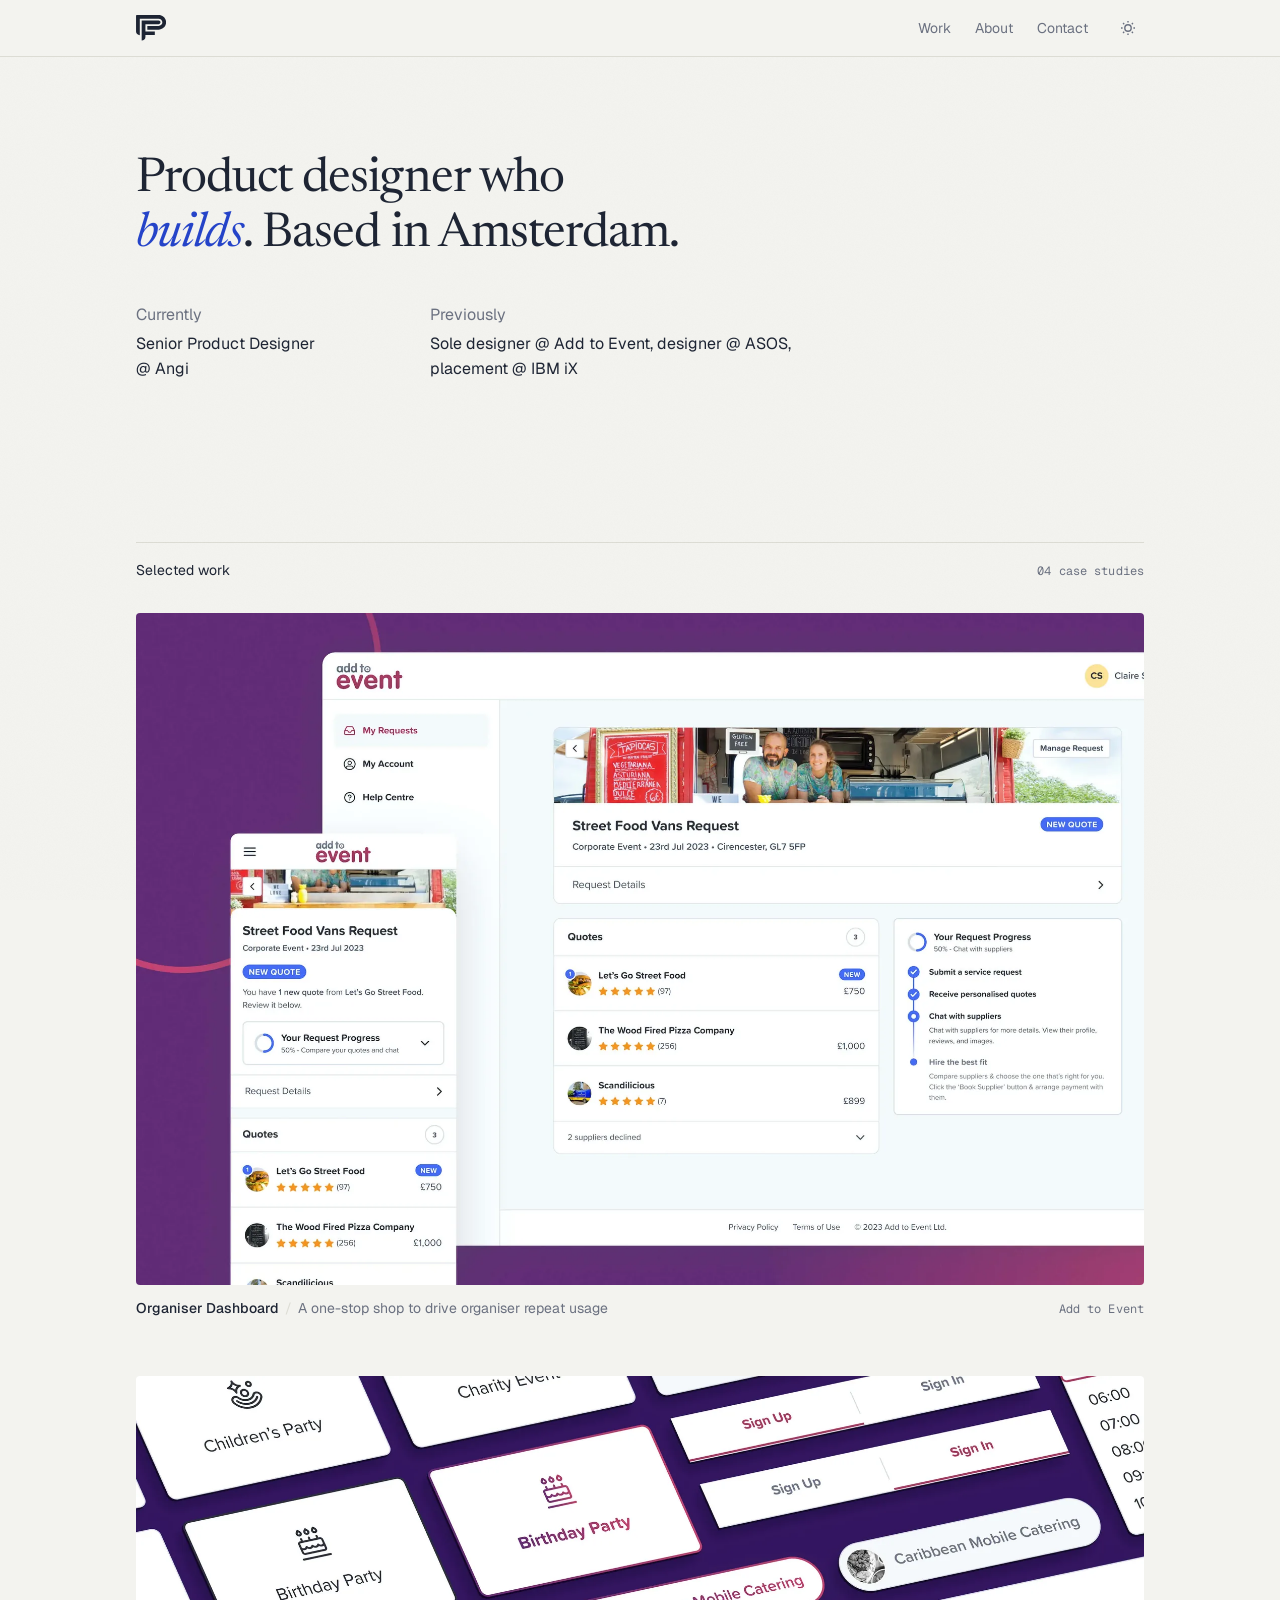
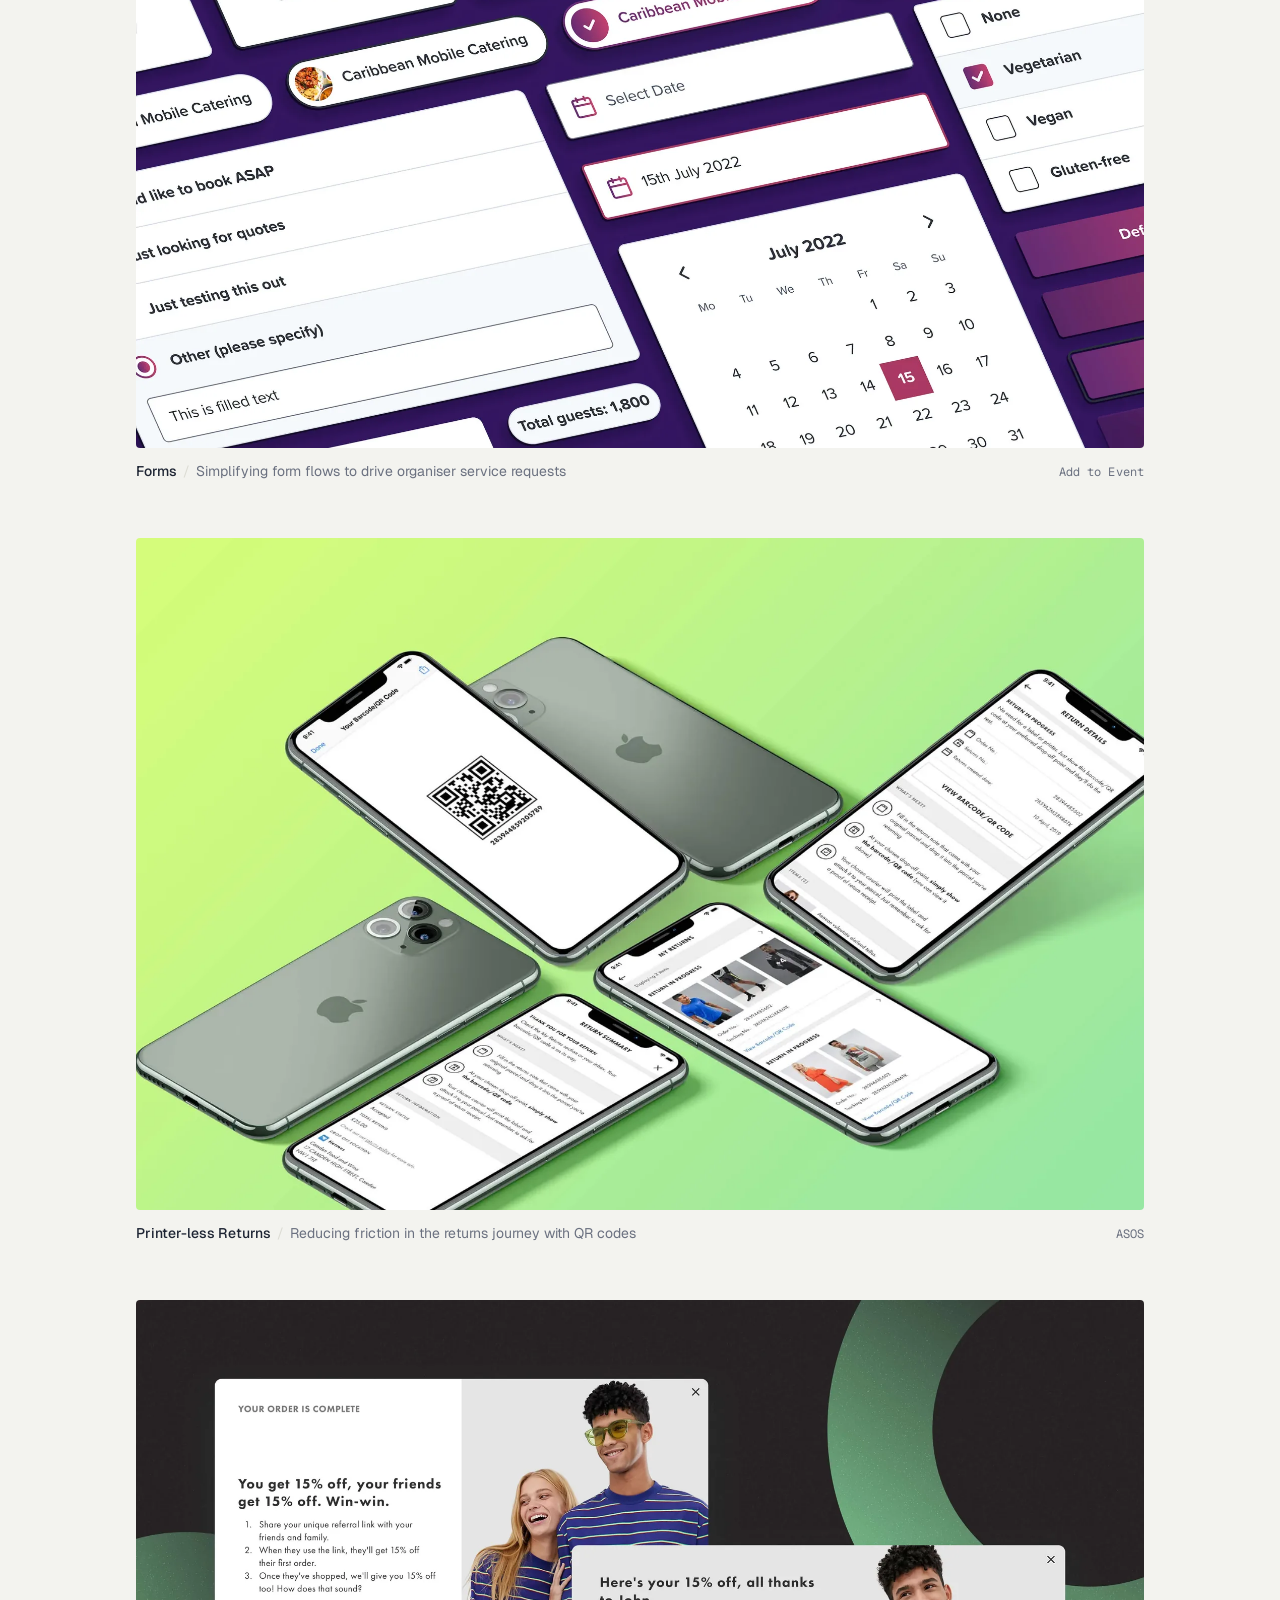
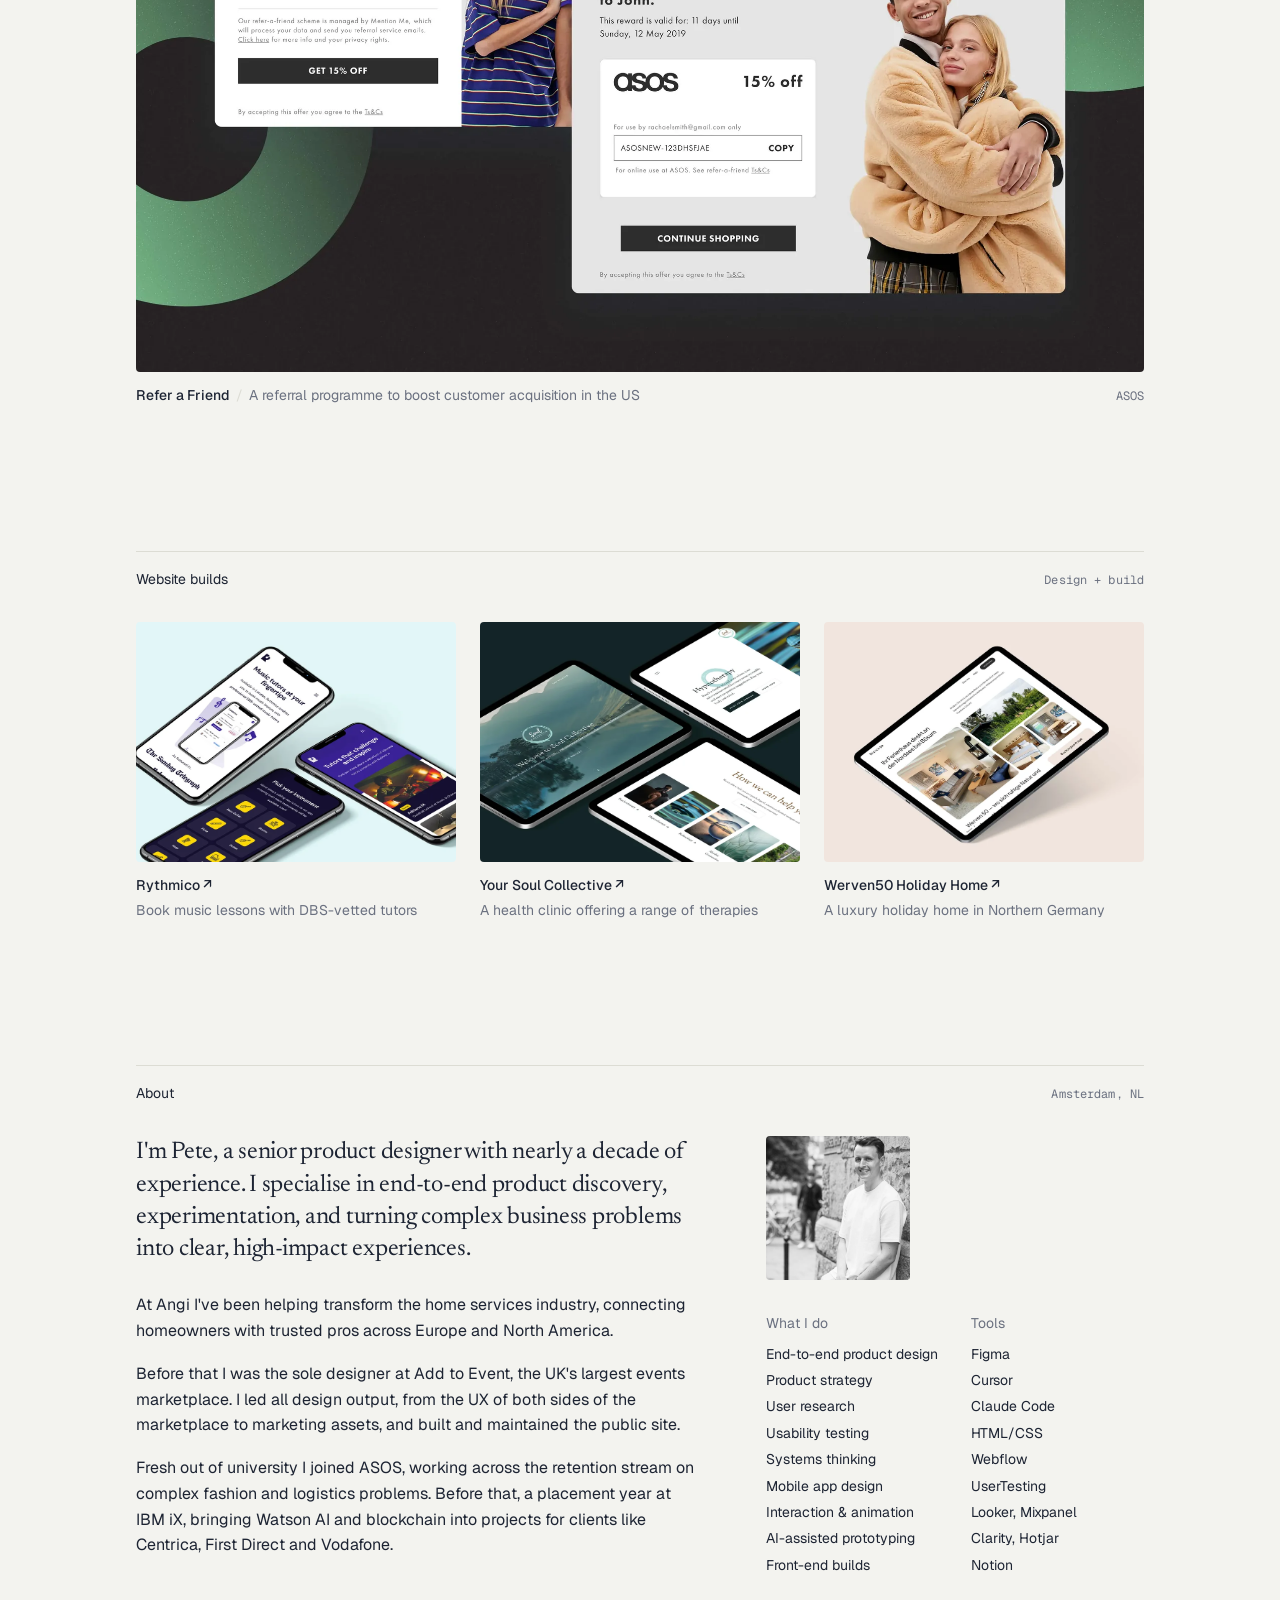
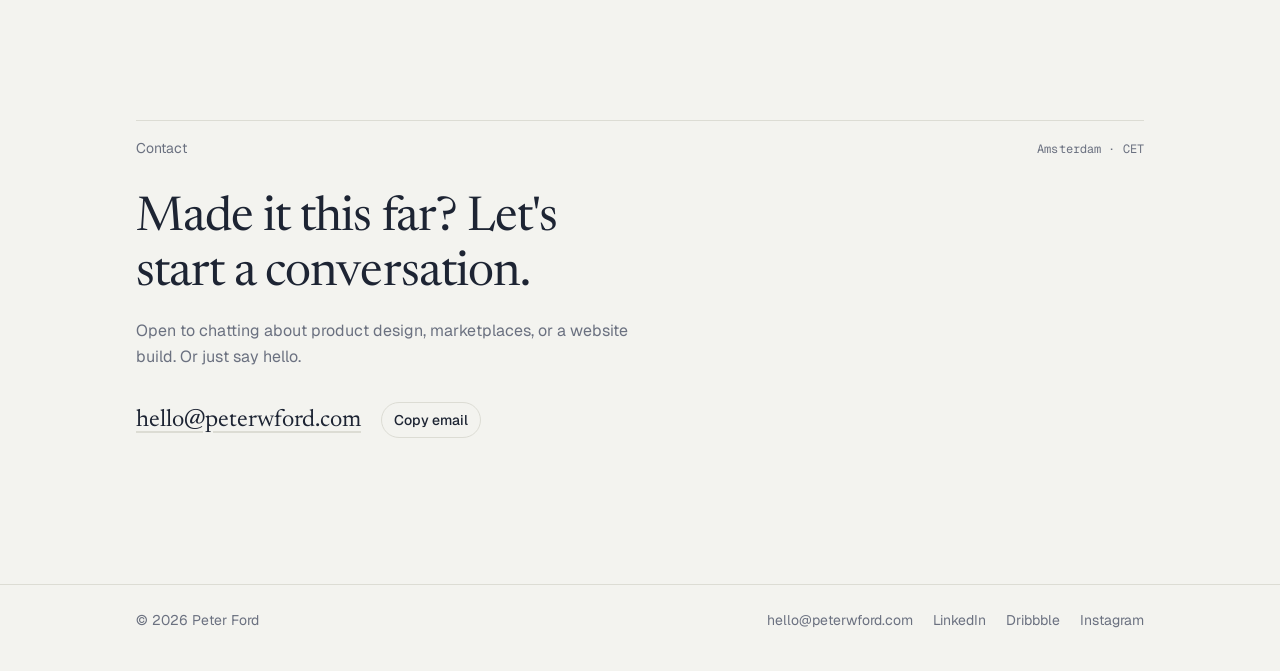
<file: index.html>
<!DOCTYPE html>
<html lang="en">
<head>
  <meta charset="utf-8">
  <meta name="viewport" content="width=device-width, initial-scale=1">
  <title>Peter Ford · Product Designer &amp; Builder</title>
  <meta name="description" content="Pete Ford is a senior product designer in Amsterdam with nearly a decade of experience across marketplaces and e-commerce, at Angi, Add to Event, ASOS and IBM iX.">
  <link rel="canonical" href="https://www.peterwford.com/">
  <meta property="og:type" content="website">
  <meta property="og:url" content="https://www.peterwford.com/">
  <meta property="og:title" content="Peter Ford · Product Designer &amp; Builder">
  <meta property="og:description" content="Pete Ford is a senior product designer in Amsterdam with nearly a decade of experience across marketplaces and e-commerce, at Angi, Add to Event, ASOS and IBM iX.">
  <meta property="og:image" content="https://www.peterwford.com/assets/og/home.jpg">
  <meta name="twitter:card" content="summary_large_image">
  <link rel="icon" href="favicon.png" type="image/png">
  <link rel="apple-touch-icon" href="apple-touch-icon.png">
  <link rel="preconnect" href="https://fonts.googleapis.com">
  <link rel="preconnect" href="https://fonts.gstatic.com" crossorigin>
  <link rel="stylesheet" href="https://fonts.googleapis.com/css2?family=Geist:wght@400;500&family=Geist+Mono:wght@400&family=Newsreader:ital,opsz,wght@0,6..72,400;1,6..72,400&display=swap">
  <link rel="stylesheet" href="styles.css">
  <script>try { var t = localStorage.getItem("theme"); if (t) document.documentElement.dataset.theme = t; } catch (e) {}</script>
</head>
<body>
  <a class="skip" href="#main">Skip to content</a>
  <header class="nav">
    <div class="wrap">
      <a class="nav__logo" href="./" aria-label="Pete Ford, home"><svg width="33" height="28" viewBox="0 0 47 40" aria-hidden="true" focusable="false"><path fill="currentColor" d="M35.25 8.53293C36.8802 8.53293 38.2029 9.82036 38.2029 11.4072C38.2029 12.994 36.8802 14.2814 35.25 14.2814H14.7644C14.7029 14.2814 14.6721 14.3413 14.6721 14.3713V25.7485L14.7531 25.7488C15.2848 25.751 18.3539 25.7635 21.5411 25.7765L22.0197 25.7784C22.0995 25.7788 22.1794 25.7791 22.2591 25.7794L22.7371 25.7814C25.757 25.7937 28.6106 25.8053 29.2234 25.8079L29.3257 25.8083C29.3386 25.8084 29.3449 25.8084 29.3442 25.8084V31.3174C29.3442 31.3473 29.3135 31.4072 29.252 31.4072H14.6721V34.2814C14.6721 37.4252 12.0576 40 8.79712 40V8.68264C8.79712 8.59281 8.85864 8.53293 8.95092 8.53293H35.25ZM35.25 0C41.7402 0 47 5.11976 47 11.4371L46.9984 11.6282C46.8936 17.8574 41.6746 22.8743 35.25 22.8743H17.7173C17.6865 22.8743 17.625 22.8443 17.625 22.7844V17.2754C17.625 17.2455 17.6558 17.1856 17.7173 17.1856H35.25C38.4797 17.1856 41.125 14.6108 41.125 11.4671C41.125 8.32335 38.5105 5.7485 35.25 5.7485H5.96728C5.90576 5.7485 5.875 5.77844 5.875 5.83832V31.4671C2.64529 31.4671 0 28.9222 0 25.7485V1.0479C0 0.479042 0.492147 0 1.07657 0H35.25Z"/></svg></a>
      <nav aria-label="Main">
        <ul class="nav__links">
          <li><a href="#work">Work</a></li>
          <li><a href="#about">About</a></li>
          <li><a href="#contact">Contact</a></li>
          <li><button class="theme-toggle" id="theme-toggle" type="button" aria-label="Switch between light and dark mode">
            <svg width="16" height="16" viewBox="0 0 16 16" fill="none" stroke="currentColor" stroke-width="1.4" aria-hidden="true"><circle cx="8" cy="8" r="3.2"/><path d="M8 1v1.6M8 13.4V15M1 8h1.6M13.4 8H15M3.05 3.05l1.13 1.13M11.82 11.82l1.13 1.13M3.05 12.95l1.13-1.13M11.82 4.18l1.13-1.13"/></svg>
          </button></li>
        </ul>
      </nav>
    </div>
  </header>

  <main id="main">
    <section class="hero wrap" id="top">
      <h1>Product designer who <em>builds</em>. Based in Amsterdam.</h1>
      <dl class="ledger ledger--hero">
        <div>
          <dt>Currently</dt>
          <dd><span class="line">Senior Product Designer</span> <span class="line">@ <a href="https://www.angi.com/">Angi</a></span></dd>
        </div>
        <div>
          <dt>Previously</dt>
          <dd><span class="line">Sole designer @ <a href="https://www.addtoevent.co.uk/">Add to Event</a>, designer @ <a href="https://www.asos.com/">ASOS</a>,</span> <span class="line">placement @ <a href="https://www.ibm.com/consulting/ibmix">IBM iX</a></span></dd>
        </div>
      </dl>
    </section>

    <section class="section wrap" id="work" aria-labelledby="work-h">
      <div class="section__head"><h2 id="work-h">Selected work</h2><span class="mono">04 case studies</span></div>
      <ul class="work">
        <li>
          <a class="plate" href="add-to-event-organiser-dashboard">
            <div class="plate__img"><img src="assets/img/home/organiser-dashboard.webp" srcset="assets/img/home/organiser-dashboard-1000.webp 1000w, assets/img/home/organiser-dashboard.webp 2000w" sizes="(min-width: 68rem) 64rem, 100vw" width="2000" height="1500" alt="Four mobile screens: My Requests, the request overview, the quote chat and a supplier profile" loading="lazy" decoding="async"></div>
            <div class="plate__cap"><span><strong>Organiser Dashboard</strong><span class="sep">/</span><span class="sub">A one-stop shop to drive organiser repeat usage</span></span><span class="mono sub">Add to Event</span></div>
          </a>
        </li>
        <li>
          <a class="plate" href="add-to-event-forms">
            <div class="plate__img"><img src="assets/img/home/forms.webp" srcset="assets/img/home/forms-1000.webp 1000w, assets/img/home/forms.webp 2000w" sizes="(min-width: 68rem) 64rem, 100vw" width="2000" height="1333" alt="Design system components from the new request forms" loading="lazy" decoding="async"></div>
            <div class="plate__cap"><span><strong>Forms</strong><span class="sep">/</span><span class="sub">Simplifying form flows to drive organiser service requests</span></span><span class="mono sub">Add to Event</span></div>
          </a>
        </li>
        <li>
          <a class="plate" href="asos-printerless-returns">
            <div class="plate__img"><img src="assets/img/printerless-returns/asos-printerless-returns-ios-iphone-header-image.webp" srcset="assets/img/printerless-returns/asos-printerless-returns-ios-iphone-header-image-1000.webp 1000w, assets/img/printerless-returns/asos-printerless-returns-ios-iphone-header-image.webp 2000w" sizes="(min-width: 68rem) 64rem, 100vw" width="2000" height="1124" alt="ASOS Printer-less Returns screens on iOS" loading="lazy" decoding="async"></div>
            <div class="plate__cap"><span><strong>Printer-less Returns</strong><span class="sep">/</span><span class="sub">Reducing friction in the returns journey with QR codes</span></span><span class="mono sub">ASOS</span></div>
          </a>
        </li>
        <li>
          <a class="plate" href="asos-refer-a-friend">
            <div class="plate__img"><img src="assets/img/home/refer-a-friend.webp" srcset="assets/img/home/refer-a-friend-1000.webp 1000w, assets/img/home/refer-a-friend.webp 2000w" sizes="(min-width: 68rem) 64rem, 100vw" width="2000" height="1333" alt="Refer a Friend screens for referrers and referees on desktop" loading="lazy" decoding="async"></div>
            <div class="plate__cap"><span><strong>Refer a Friend</strong><span class="sep">/</span><span class="sub">A referral programme to boost customer acquisition in the US</span></span><span class="mono sub">ASOS</span></div>
          </a>
        </li>
      </ul>
    </section>

    <section class="section wrap" aria-labelledby="builds-h">
      <div class="section__head"><h2 id="builds-h">Website builds</h2><span class="mono">Design + build</span></div>
      <ul class="builds">
        <li>
          <a class="plate" href="https://rythmico.com/">
            <div class="plate__img"><img src="assets/img/home/rythmico.webp" srcset="assets/img/home/rythmico-1000.webp 1000w, assets/img/home/rythmico.webp 2000w" sizes="(min-width: 68rem) 21rem, (min-width: 760px) 33vw, 100vw" width="2000" height="1334" alt="Three iPhones showing the Rythmico website" loading="lazy" decoding="async"></div>
            <div class="plate__cap"><strong>Rythmico ↗</strong><span class="sub">Book music lessons with DBS-vetted tutors</span></div>
          </a>
        </li>
        <li>
          <a class="plate" href="https://www.yoursoulcollective.co.uk/">
            <div class="plate__img"><img src="assets/img/home/your-soul-collective.webp" srcset="assets/img/home/your-soul-collective-1000.webp 1000w, assets/img/home/your-soul-collective.webp 2000w" sizes="(min-width: 68rem) 21rem, (min-width: 760px) 33vw, 100vw" width="2000" height="1334" alt="Three iPads showing the Your Soul Collective website" loading="lazy" decoding="async"></div>
            <div class="plate__cap"><strong>Your Soul Collective ↗</strong><span class="sub">A health clinic offering a range of therapies</span></div>
          </a>
        </li>
        <li>
          <a class="plate" href="https://www.werven50.com/">
            <div class="plate__img"><img src="assets/img/home/werven50.webp" srcset="assets/img/home/werven50-1000.webp 1000w, assets/img/home/werven50.webp 2000w" sizes="(min-width: 68rem) 21rem, (min-width: 760px) 33vw, 100vw" width="2000" height="1333" alt="An iPad showing the Werven50 holiday home website" loading="lazy" decoding="async"></div>
            <div class="plate__cap"><strong>Werven50 Holiday Home ↗</strong><span class="sub">A luxury holiday home in Northern Germany</span></div>
          </a>
        </li>
      </ul>
    </section>

    <section class="section wrap" id="about" aria-labelledby="about-h">
      <div class="section__head"><h2 id="about-h">About</h2><span class="mono">Amsterdam, NL</span></div>
      <div class="about">
        <div class="about__copy">
          <p>I'm Pete, a senior product designer with nearly a decade of experience. I specialise in end-to-end product discovery, experimentation, and turning complex business problems into clear, high-impact experiences.</p>
          <p>At Angi I've been helping transform the home services industry, connecting homeowners with trusted pros across Europe and North America.</p>
          <p>Before that I was the sole designer at Add to Event, the UK's largest events marketplace. I led all design output, from the UX of both sides of the marketplace to marketing assets, and built and maintained the public site.</p>
          <p>Fresh out of university I joined ASOS, working across the retention stream on complex fashion and logistics problems. Before that, a placement year at IBM iX, bringing Watson AI and blockchain into projects for clients like Centrica, First Direct and Vodafone.</p>
        </div>
        <div class="about__side">
          <img class="portrait" src="assets/img/home/portrait.webp" srcset="assets/img/home/portrait-1000.webp 1000w, assets/img/home/portrait.webp 1333w" sizes="12rem" width="1333" height="2000" alt="Black and white photo of Pete Ford in Bremen, Germany" loading="lazy" decoding="async">
          <div class="lists">
            <div>
              <h3>What I do</h3>
              <ul>
                <li>End-to-end product design</li>
                <li>Product strategy</li>
                <li>User research</li>
                <li>Usability testing</li>
                <li>Systems thinking</li>
                <li>Mobile app design</li>
                <li>Interaction &amp; animation</li>
                <li>AI-assisted prototyping</li>
                <li>Front-end builds</li>
              </ul>
            </div>
            <div>
              <h3>Tools</h3>
              <ul>
                <li>Figma</li>
                <li>Cursor</li>
                <li>Claude Code</li>
                <li>HTML/CSS</li>
                <li>Webflow</li>
                <li>UserTesting</li>
                <li>Looker, Mixpanel</li>
                <li>Clarity, Hotjar</li>
                <li>Notion</li>
              </ul>
            </div>
          </div>
        </div>
      </div>
    </section>

    <section class="section wrap contact" id="contact" aria-labelledby="contact-h">
      <div class="section__head"><span>Contact</span><span class="mono">Amsterdam · CET</span></div>
      <h2 id="contact-h">Made it this far? Let's start a conversation.</h2>
      <p>Open to chatting about product design, marketplaces, or a website build. Or just say hello.</p>
      <div class="contact__row">
        <a class="email" href="mailto:hello@peterwford.com">hello@peterwford.com</a>
        <button class="btn" id="copy-email" type="button" data-email="hello@peterwford.com">Copy email</button>
      </div>
    </section>
  </main>
  <footer class="footer">
    <div class="wrap">
      <span>© 2026 Peter Ford</span>
      <ul>
        <li><a href="mailto:hello@peterwford.com">hello@peterwford.com</a></li>
        <li><a href="https://www.linkedin.com/in/peterwford/">LinkedIn</a></li>
        <li><a href="https://dribbble.com/pete_ford27">Dribbble</a></li>
        <li><a href="https://www.instagram.com/petewford/">Instagram</a></li>
      </ul>
    </div>
  </footer>
  <script src="script.js"></script>
</body>
</html>
</file>
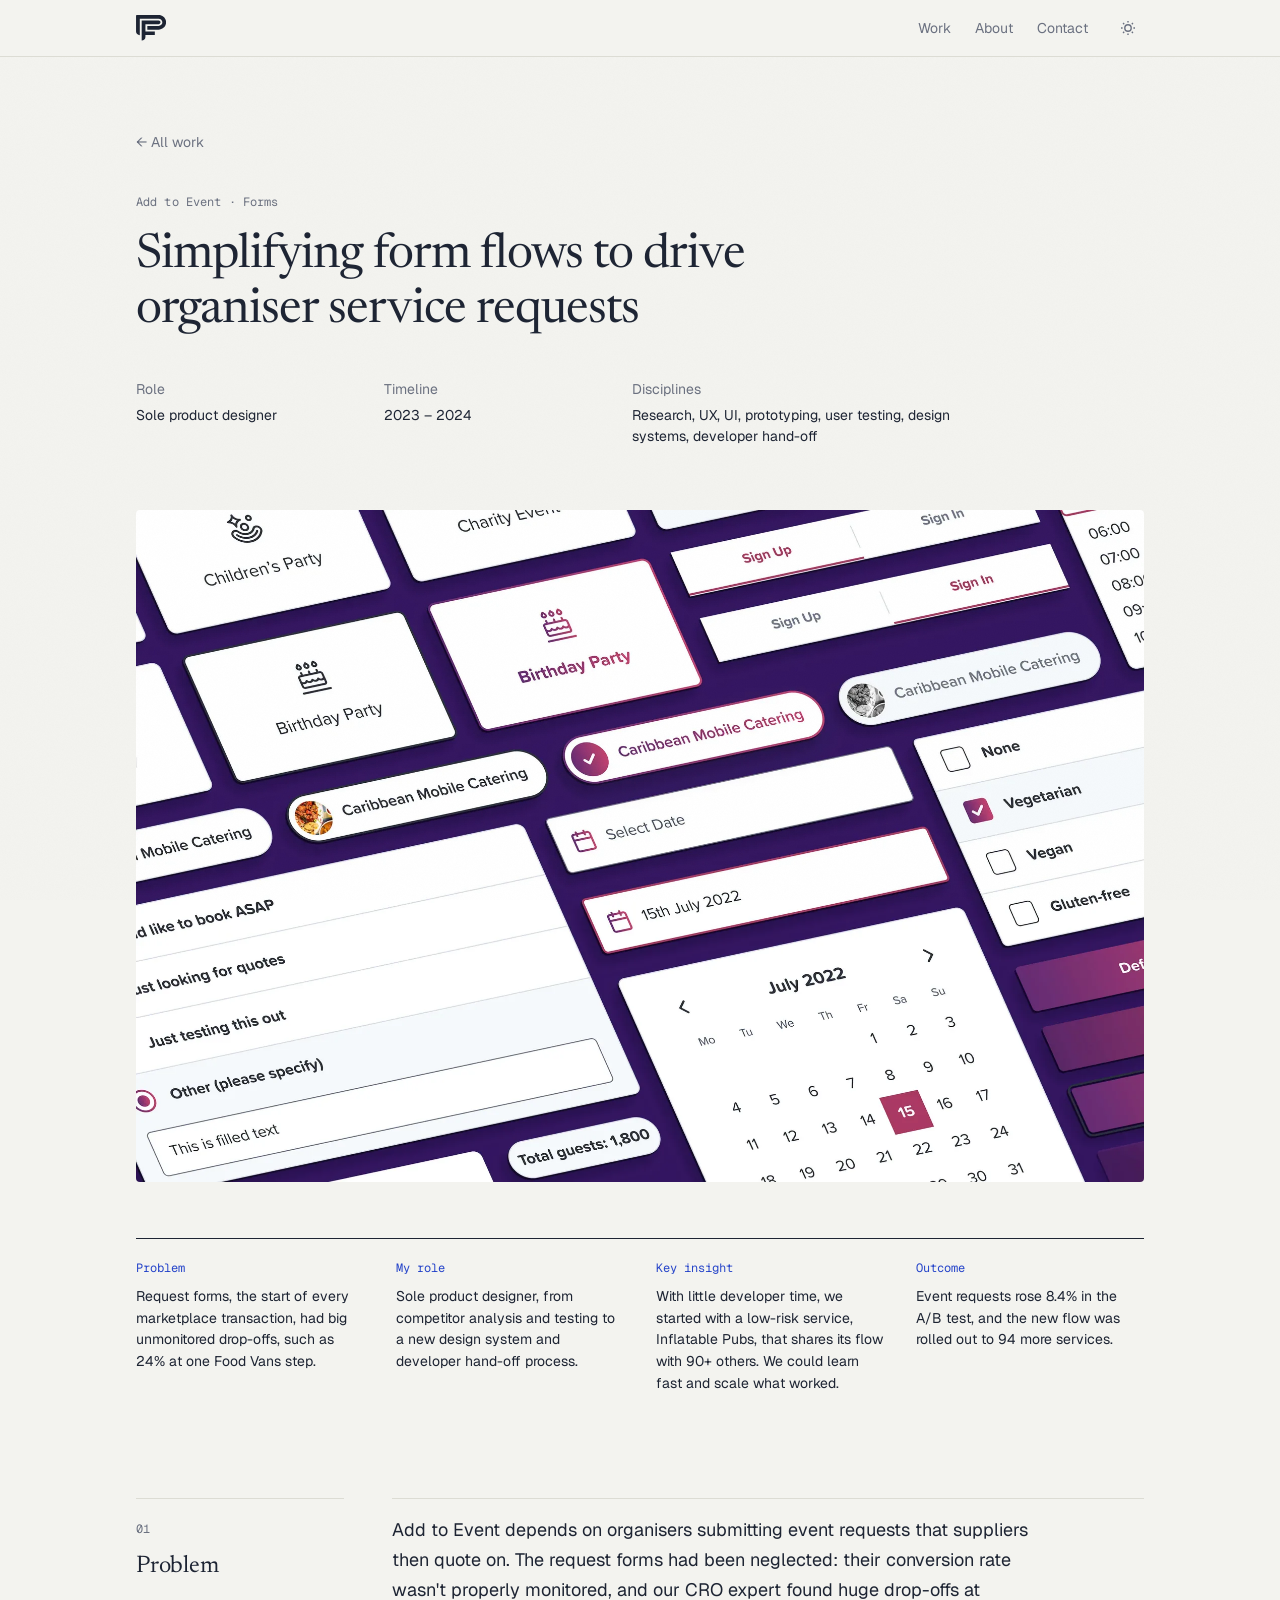
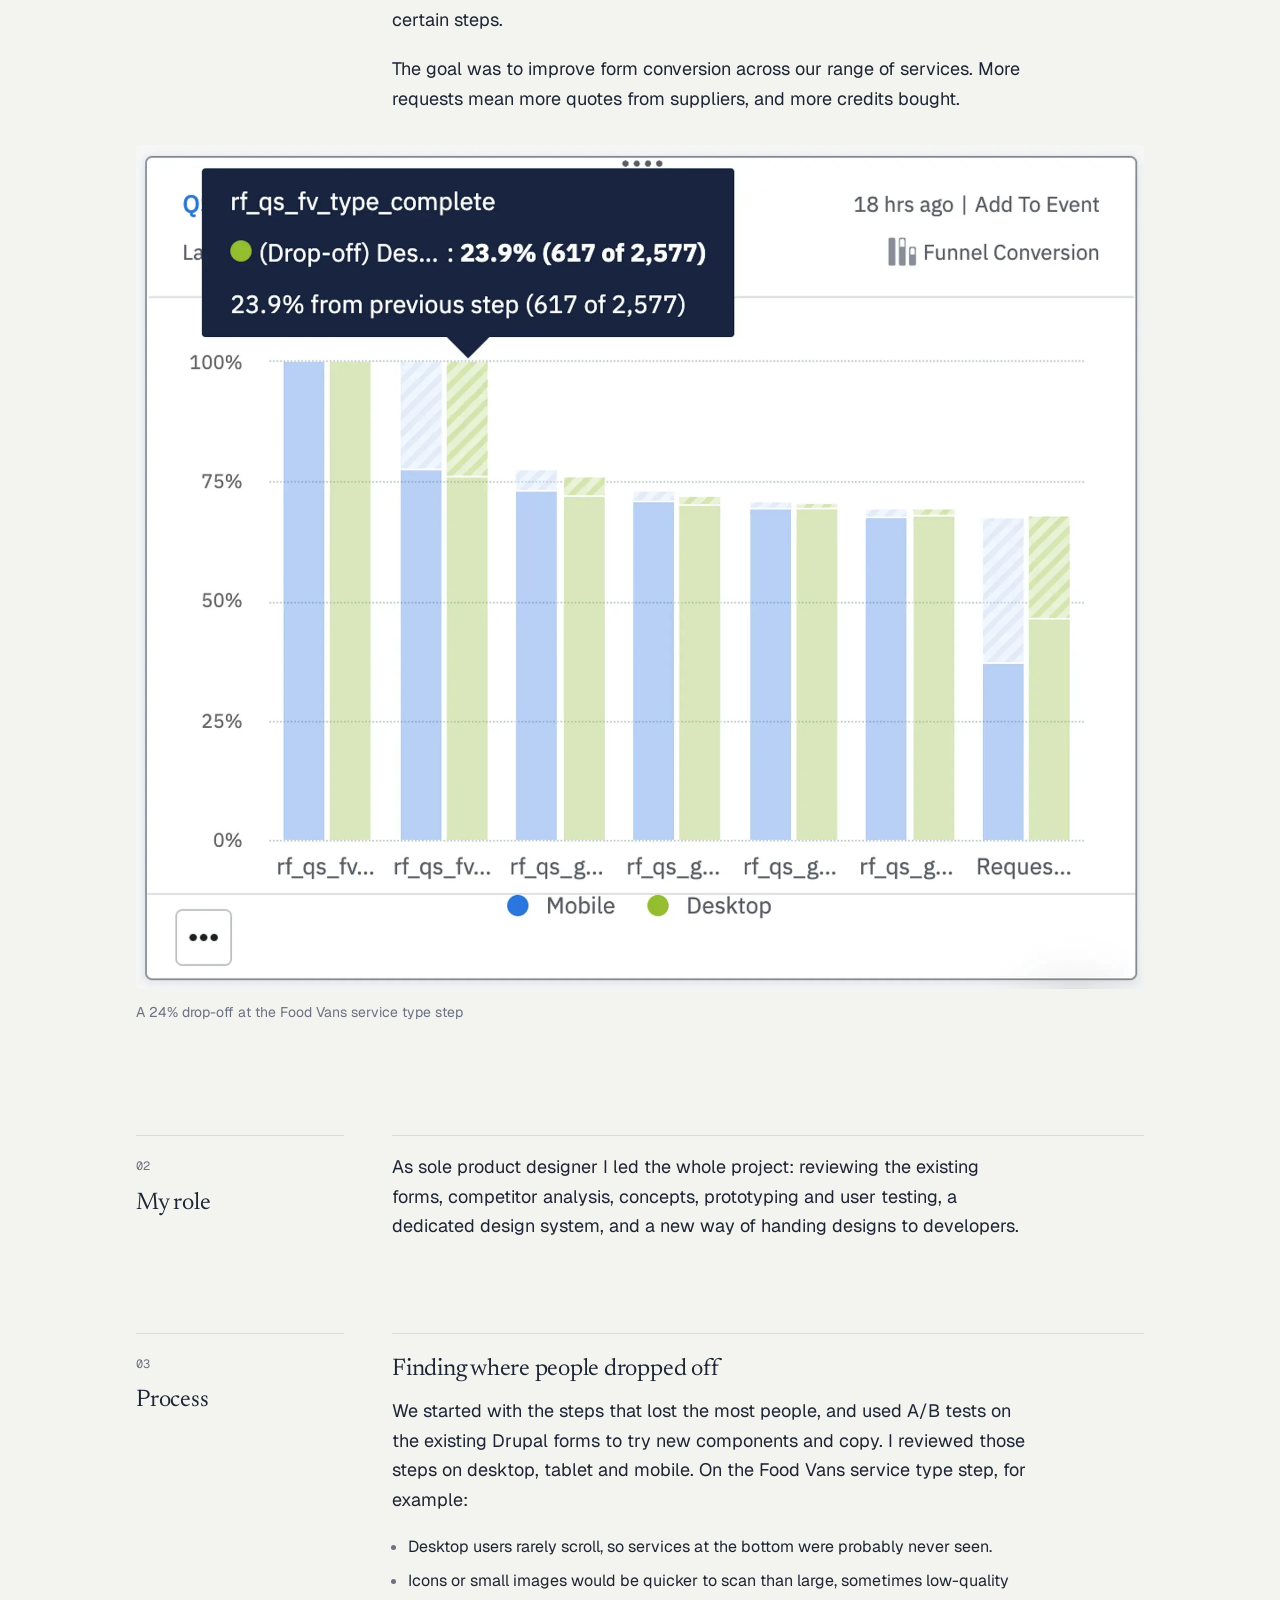
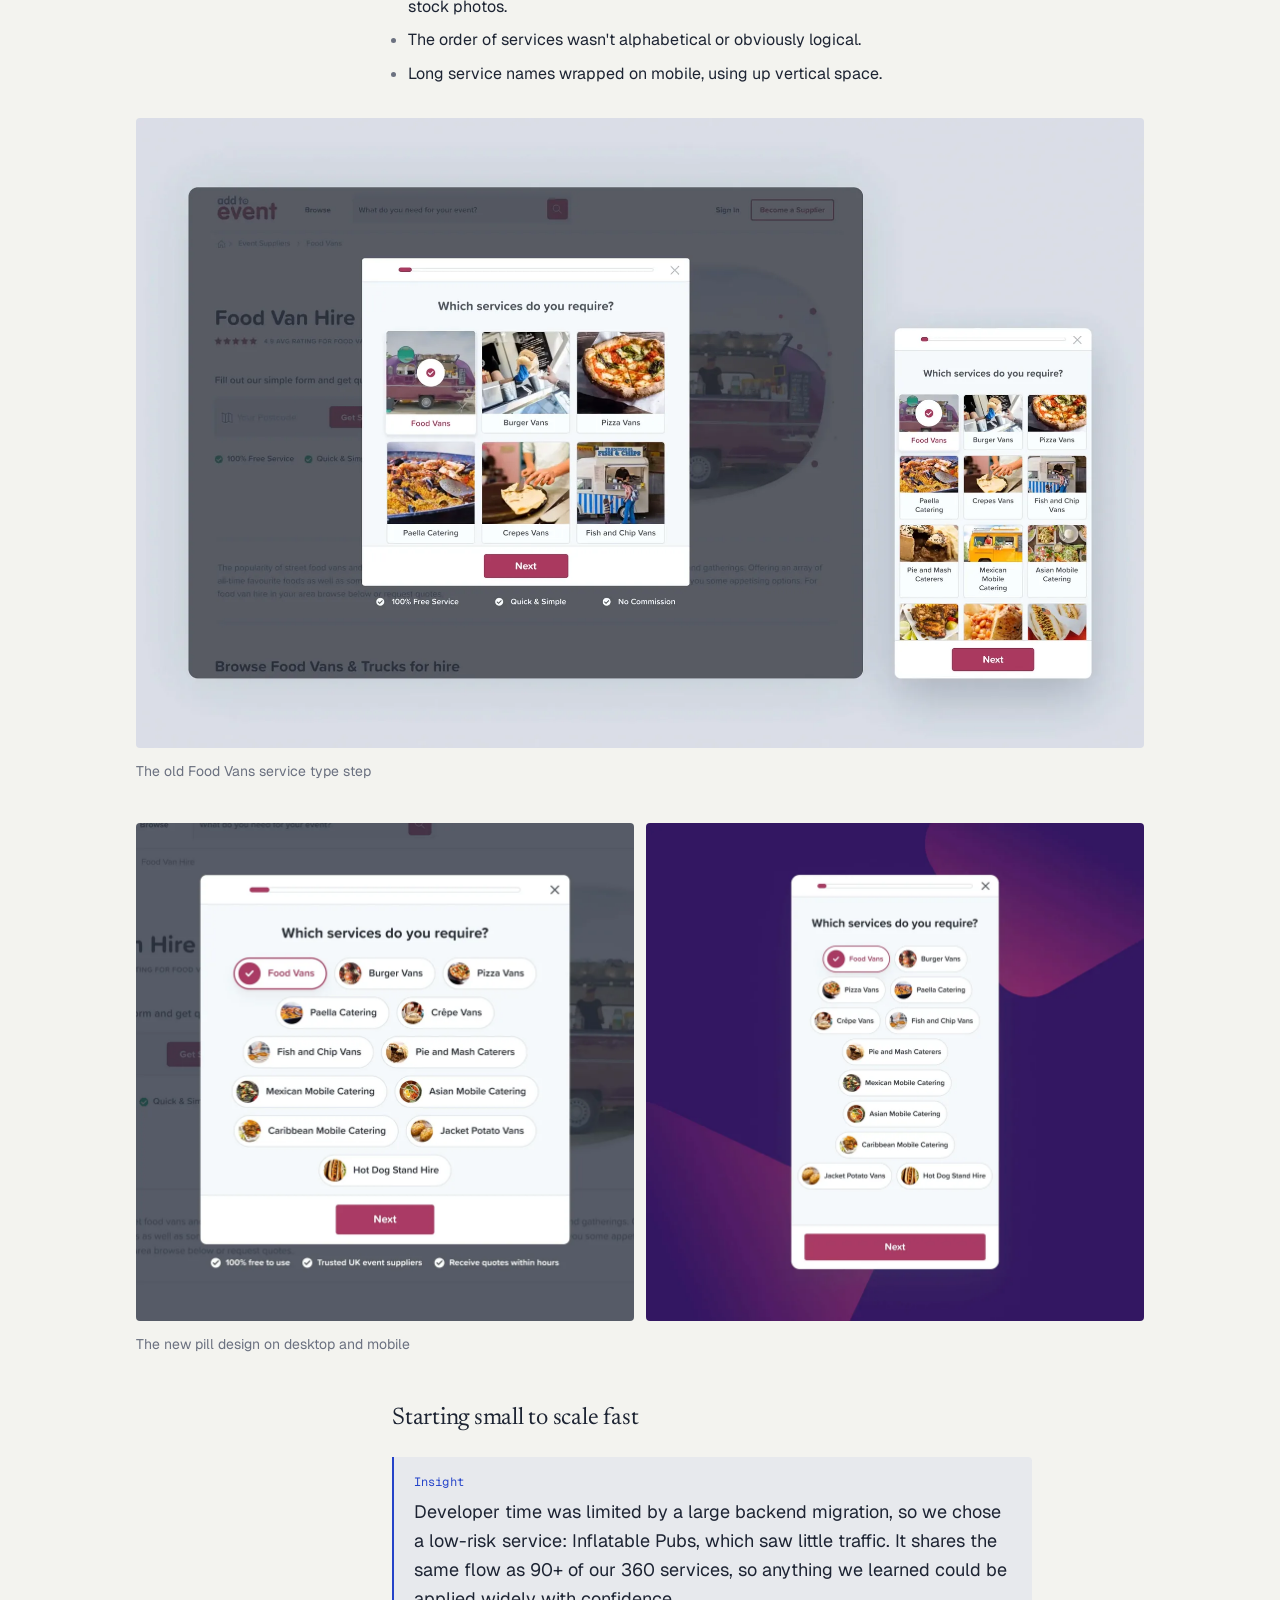
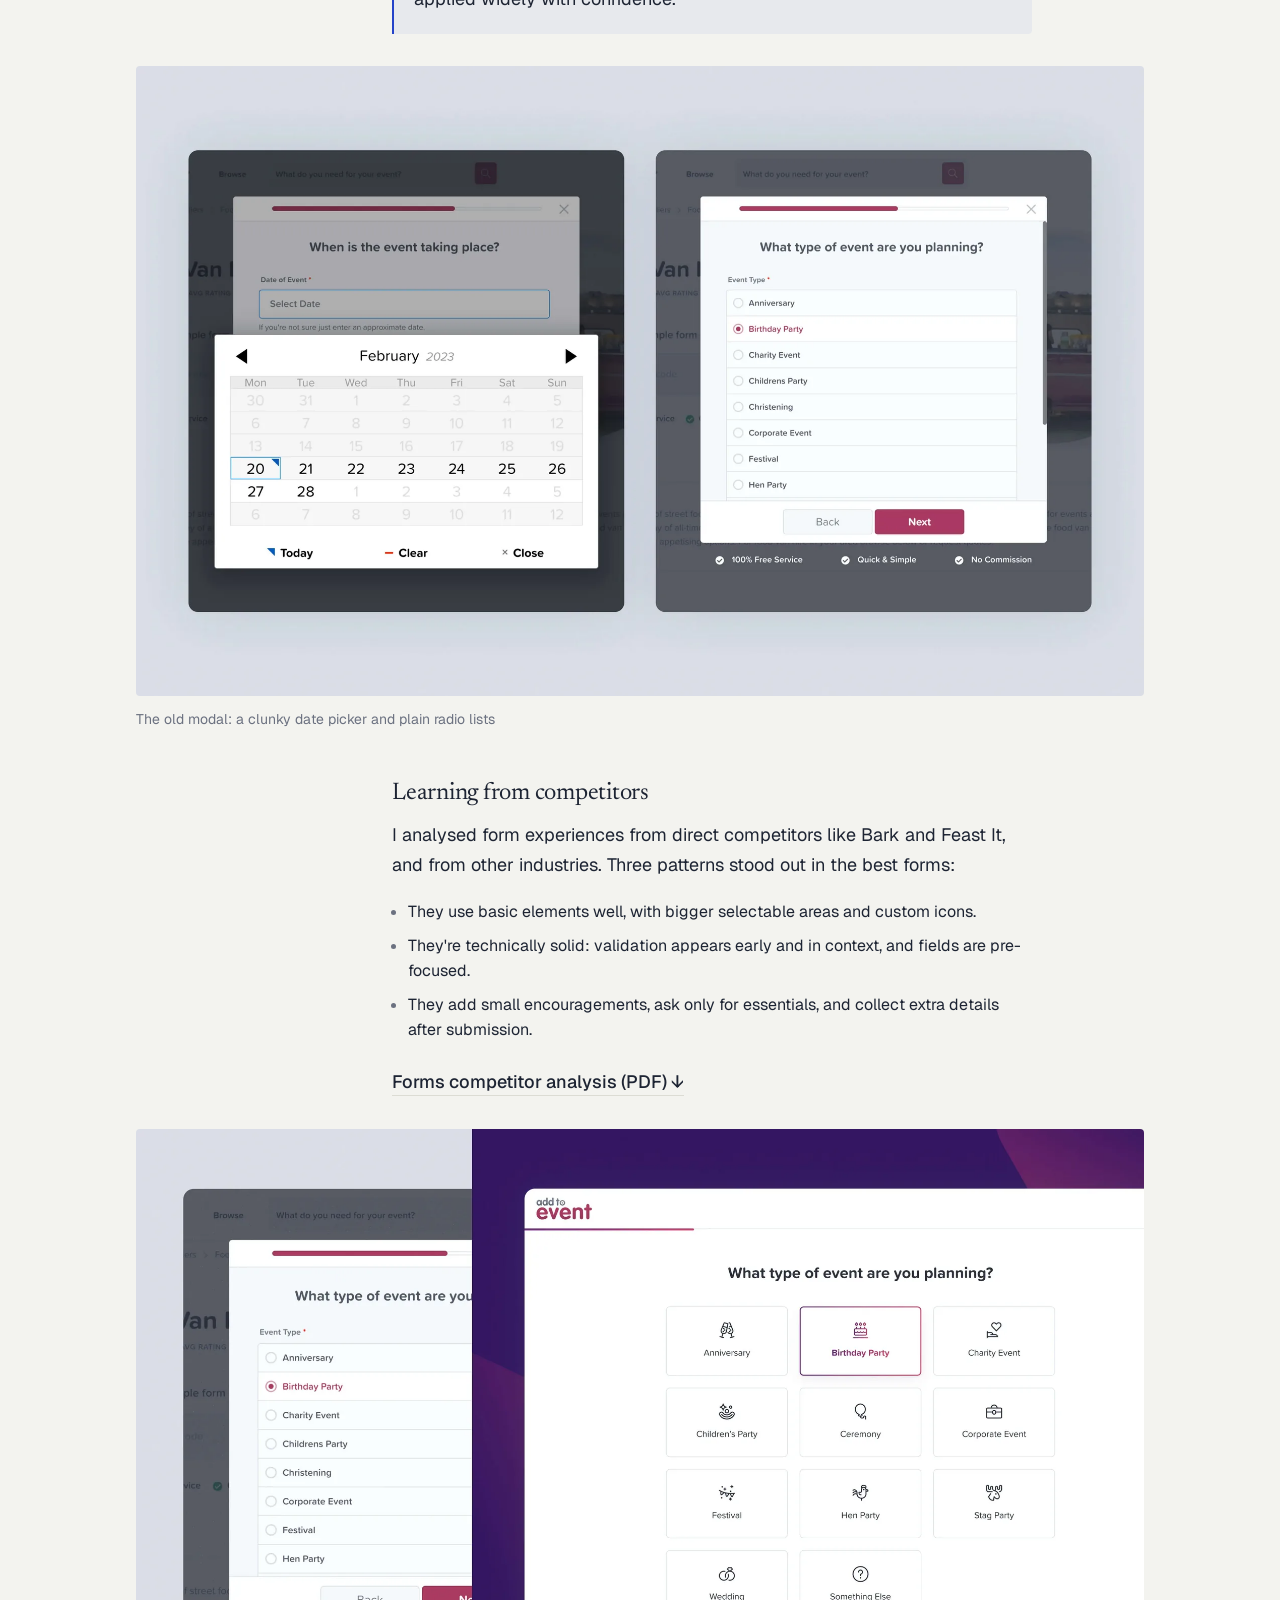
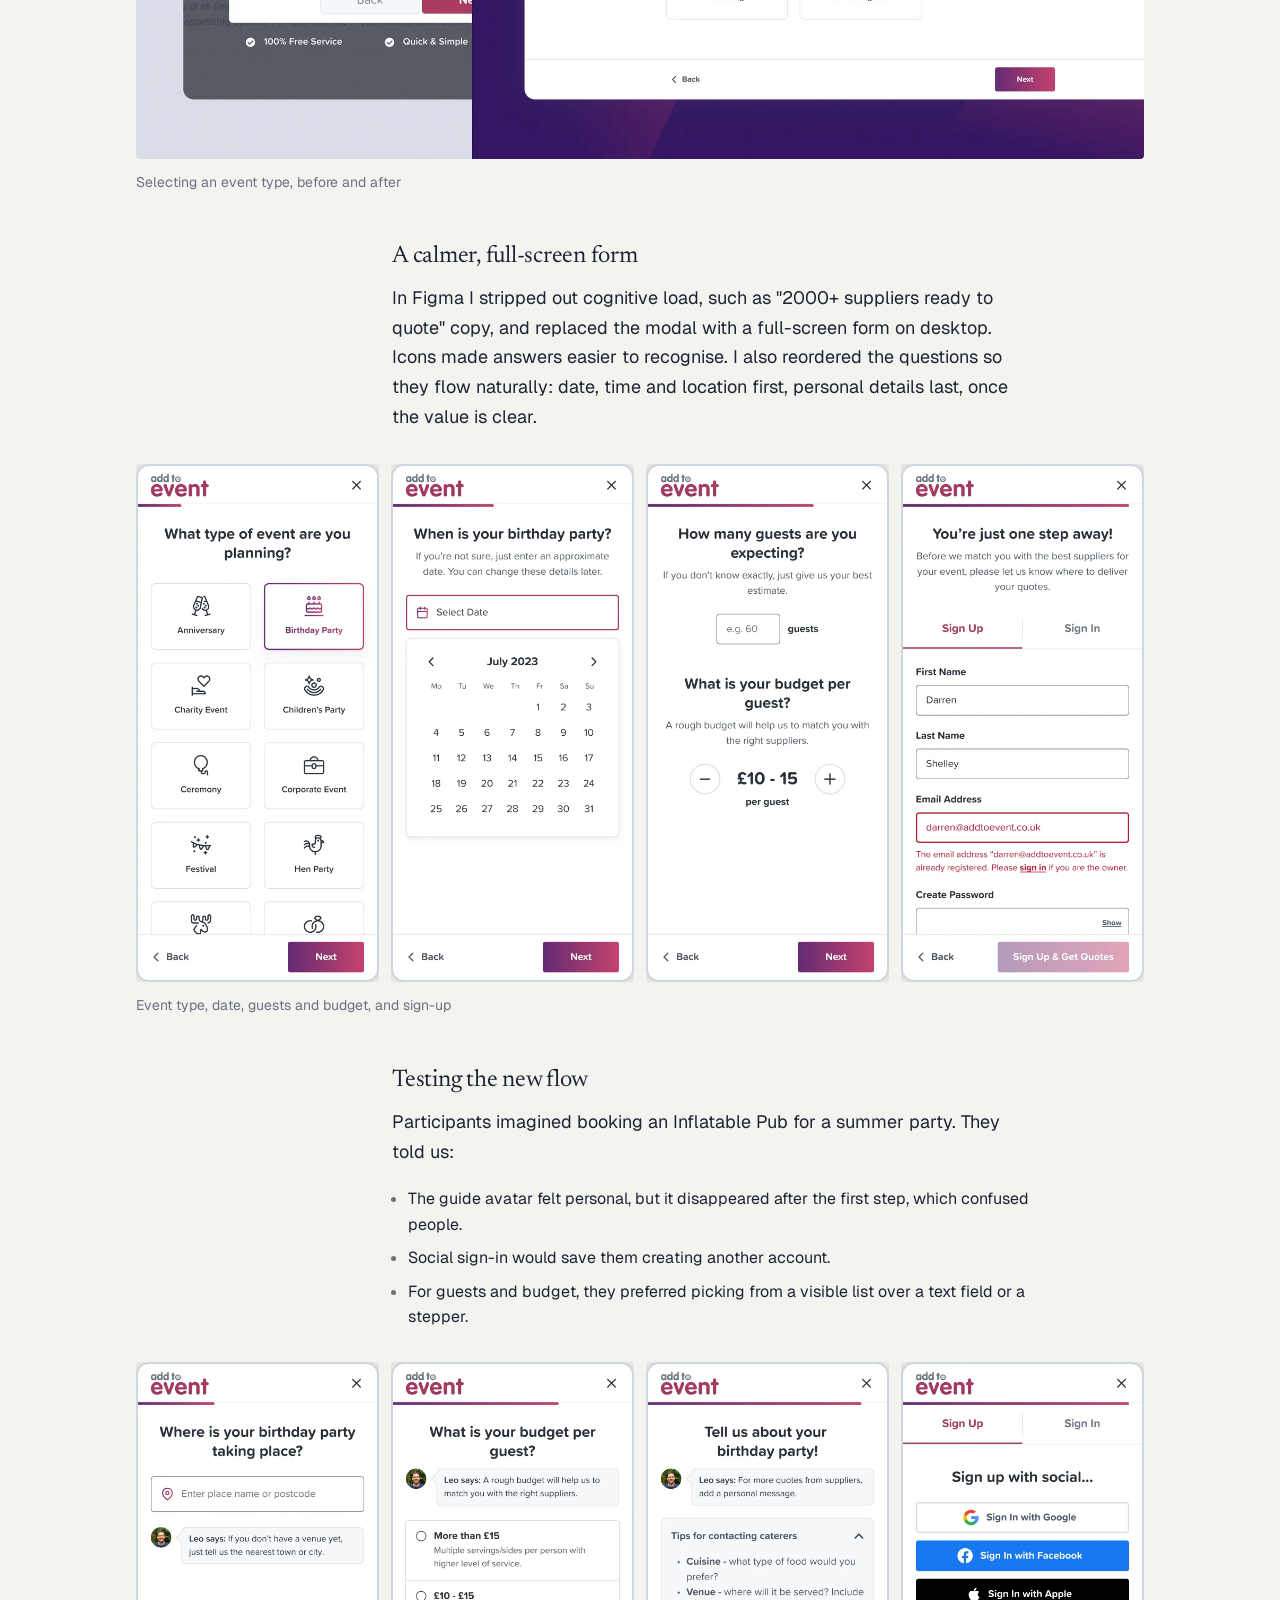
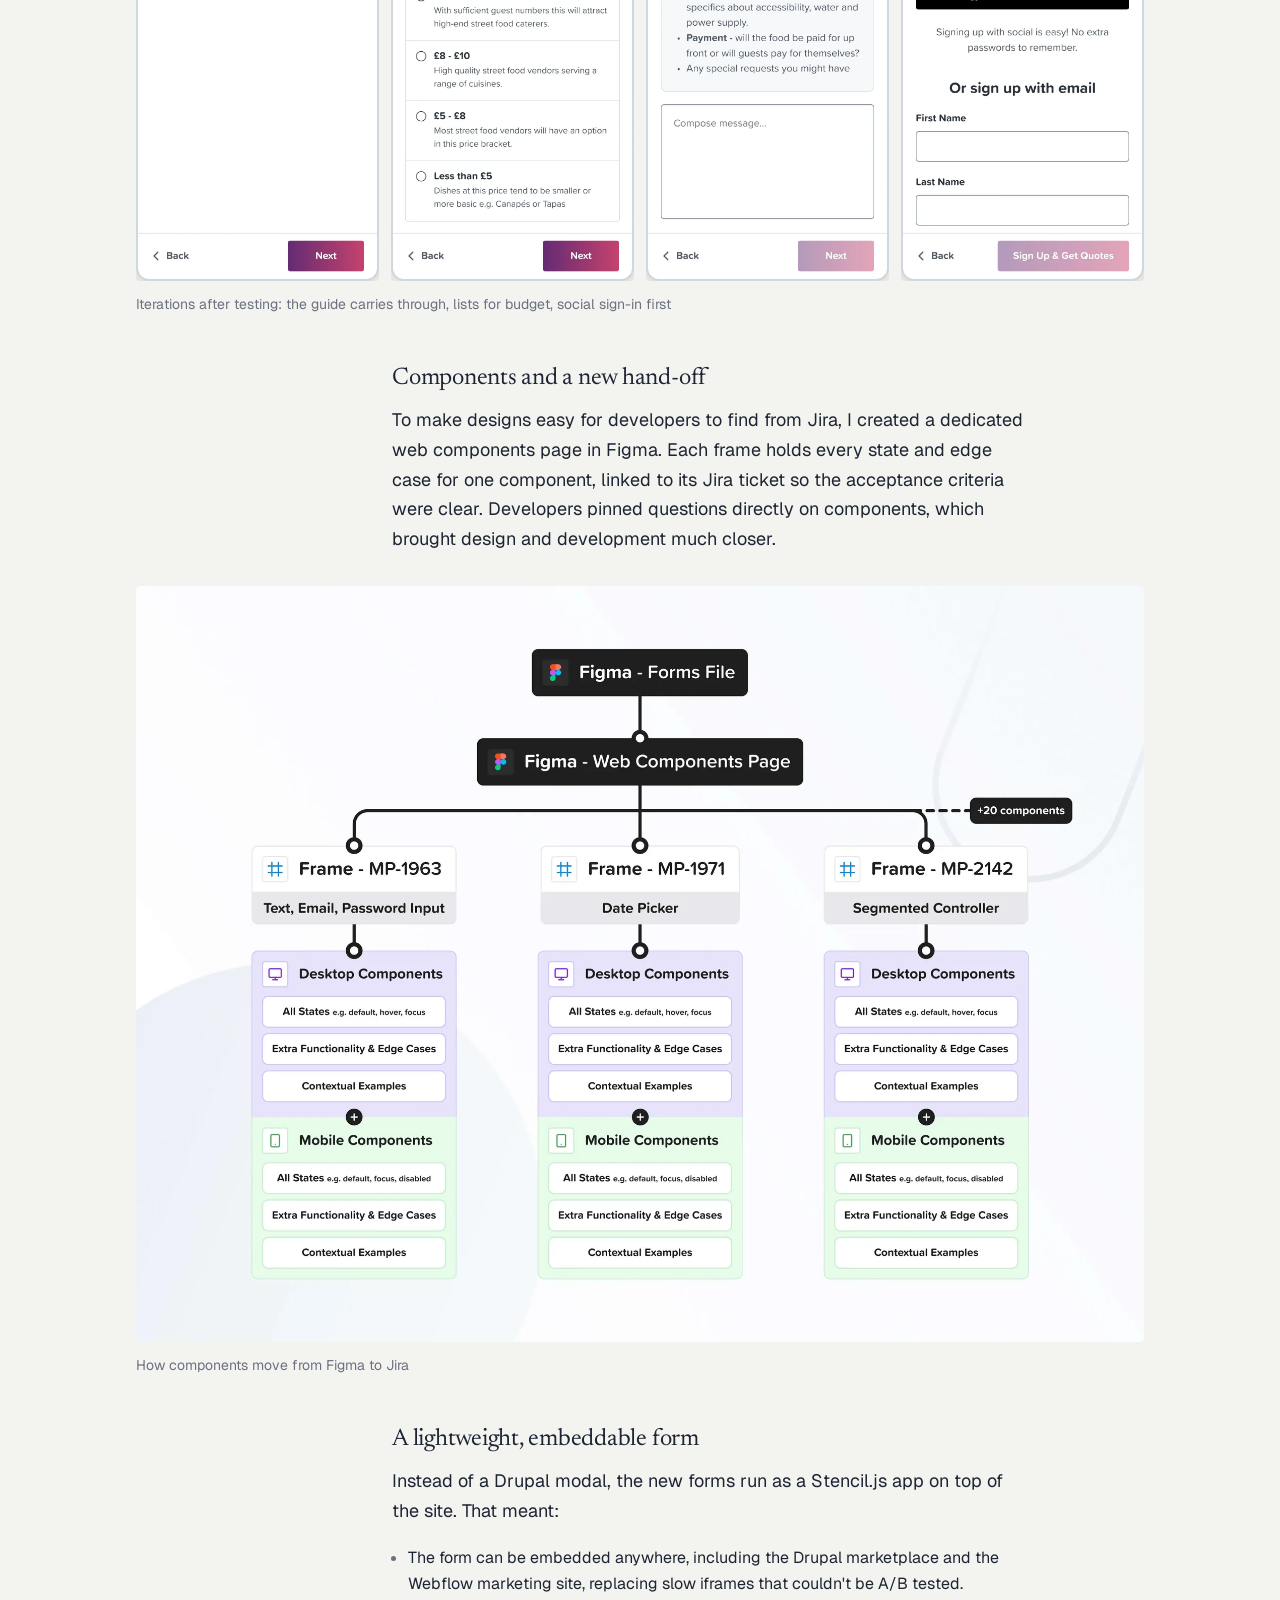
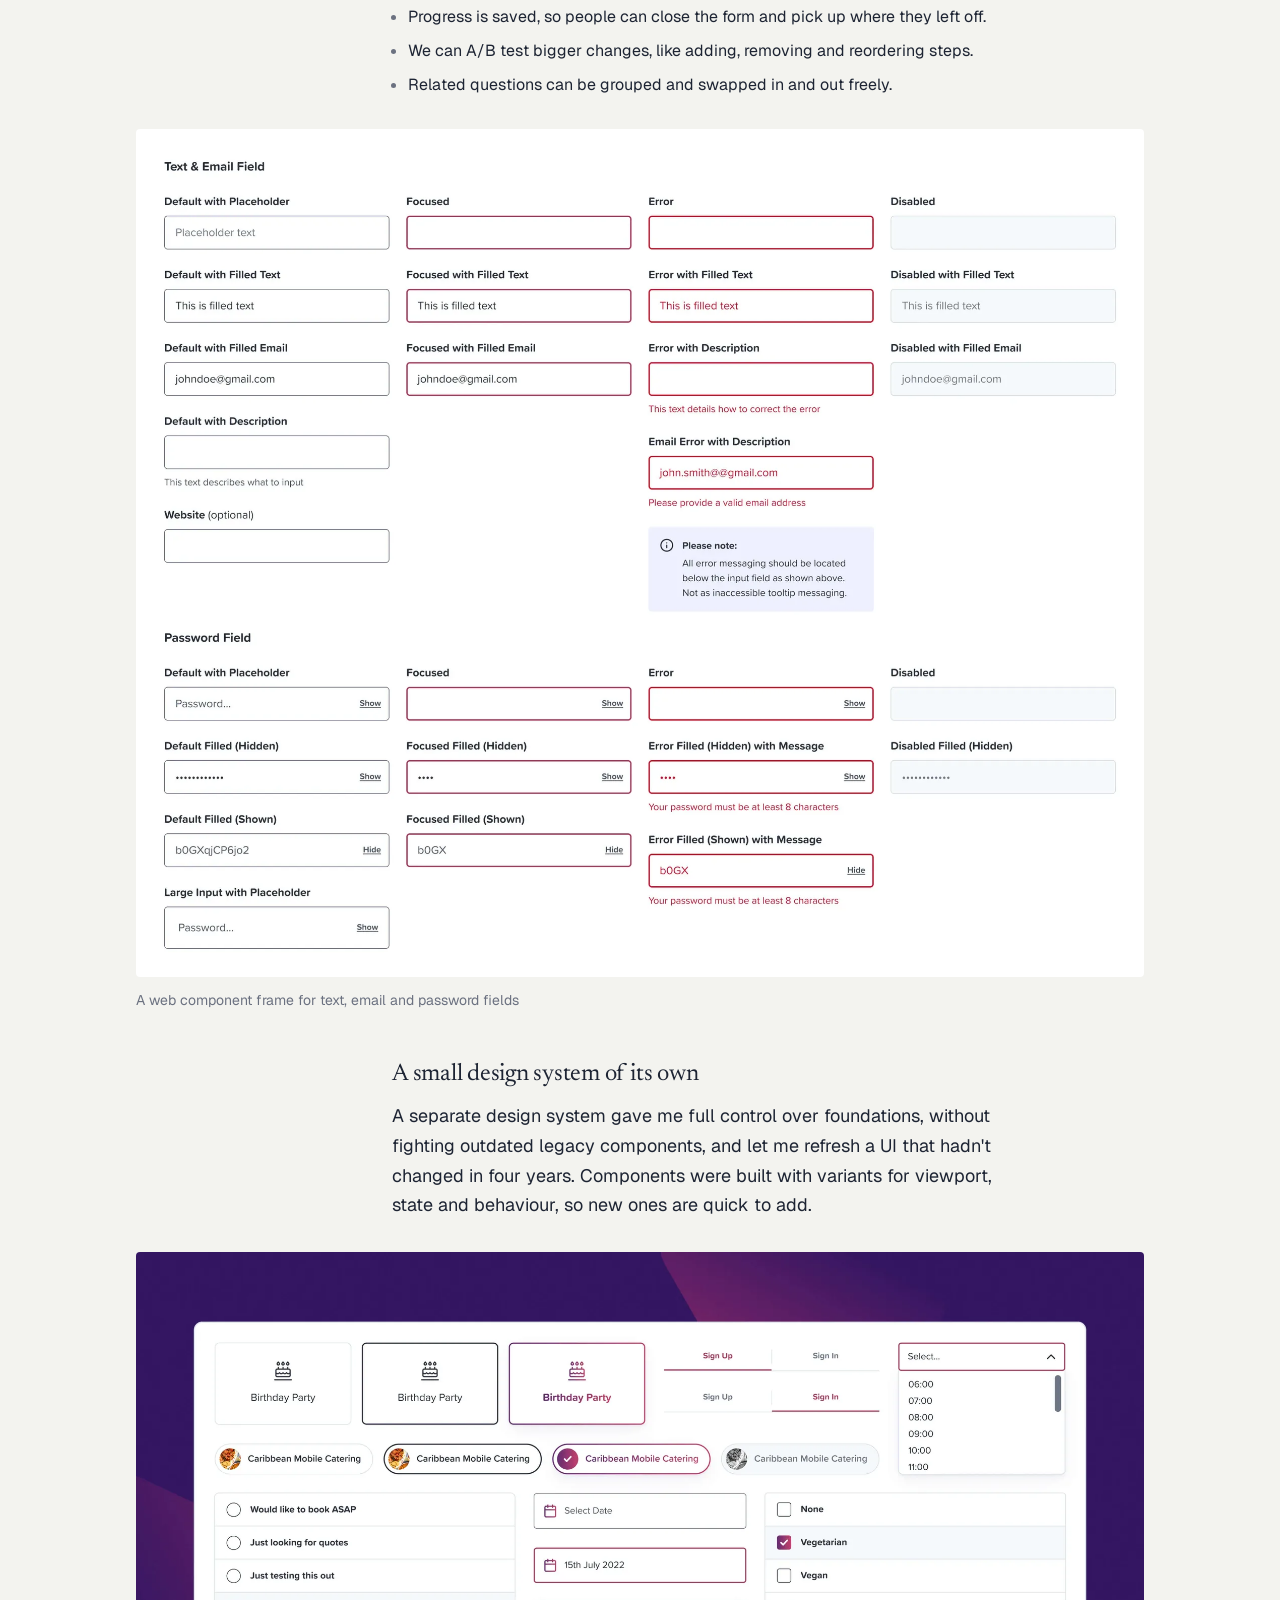
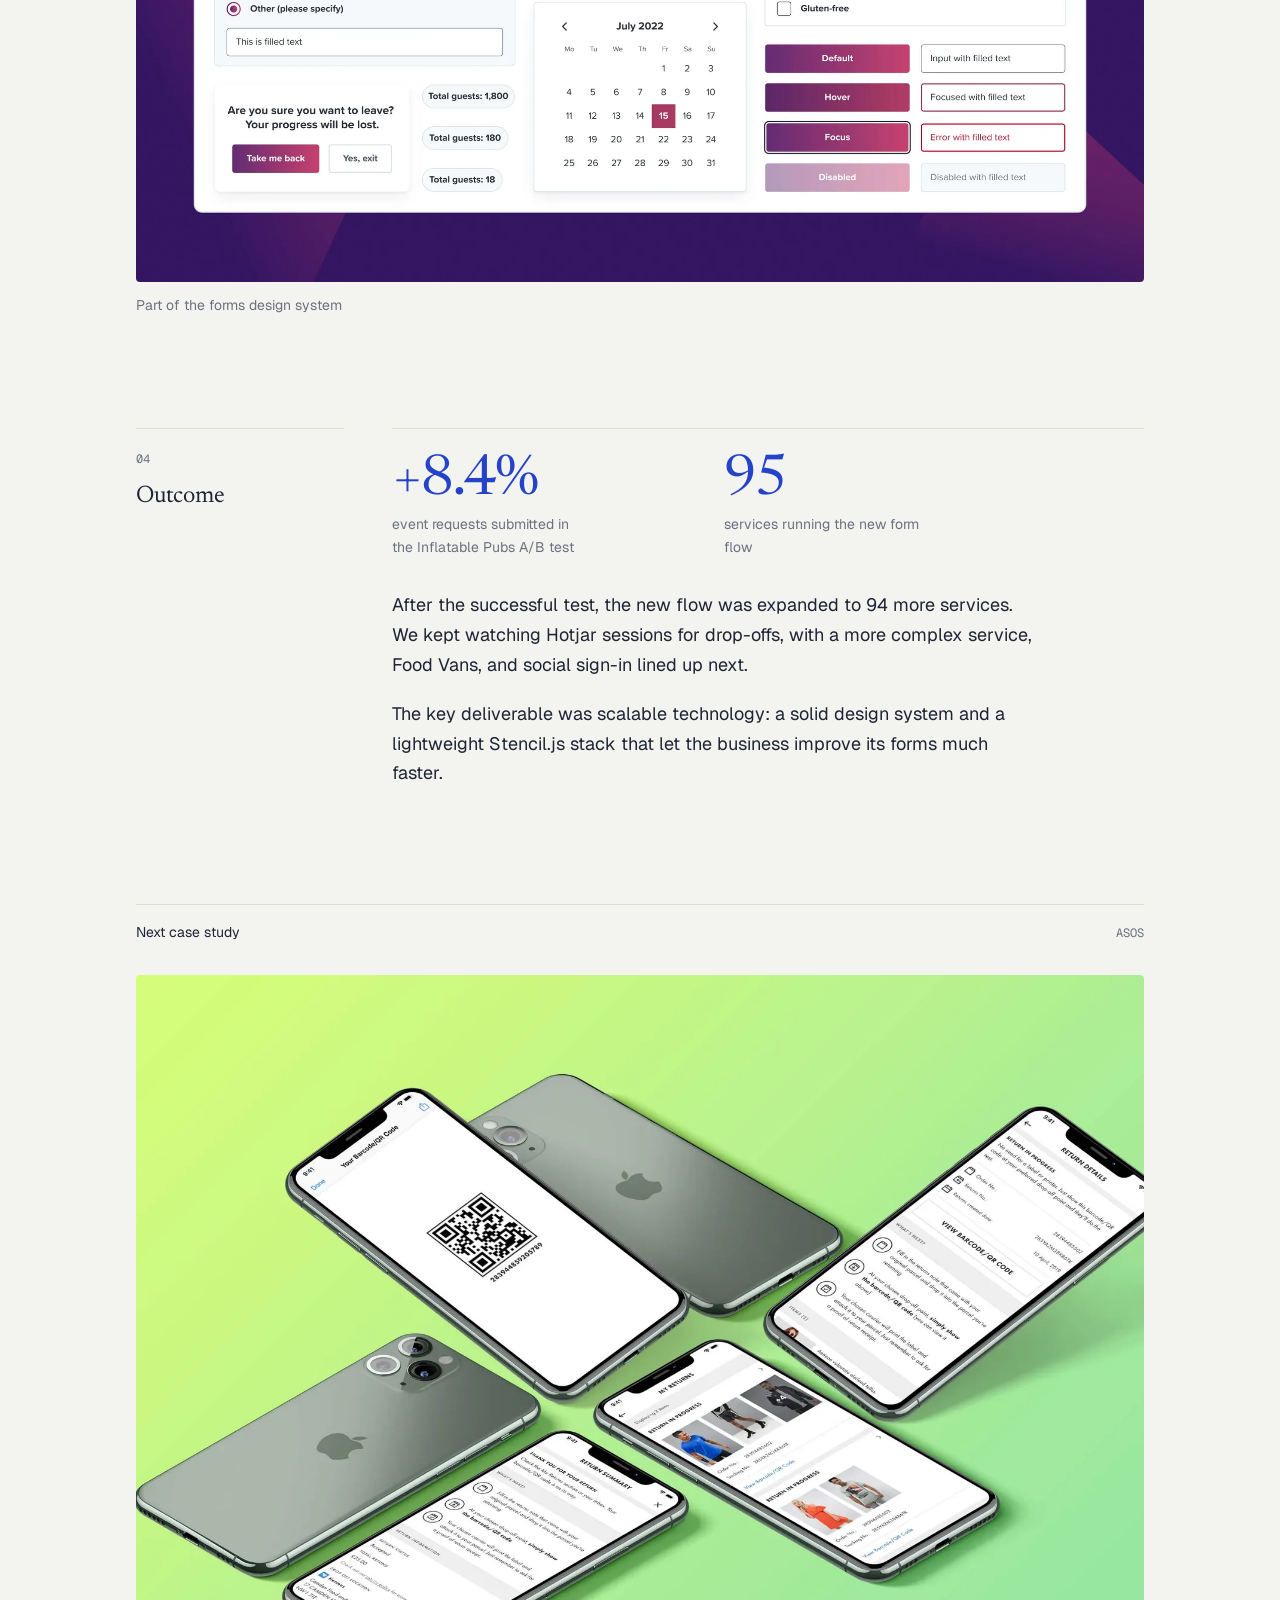
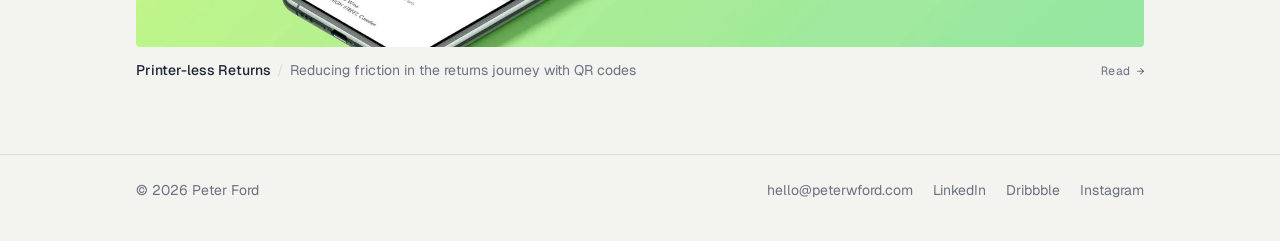
<file: add-to-event-forms.html>
<!DOCTYPE html>
<html lang="en">
<head>
  <meta charset="utf-8">
  <meta name="viewport" content="width=device-width, initial-scale=1">
  <title>Forms · Add to Event case study · Peter Ford</title>
  <meta name="description" content="Request forms, the start of every marketplace transaction, had big unmonitored drop-offs, such as 24% at one Food Vans step. Event requests rose 8.4% in the A/B test, and the new flow was rolled out to 94 more services.">
  <link rel="canonical" href="https://www.peterwford.com/add-to-event-forms">
  <meta property="og:type" content="website">
  <meta property="og:url" content="https://www.peterwford.com/add-to-event-forms">
  <meta property="og:title" content="Forms · Add to Event case study · Peter Ford">
  <meta property="og:description" content="Request forms, the start of every marketplace transaction, had big unmonitored drop-offs, such as 24% at one Food Vans step. Event requests rose 8.4% in the A/B test, and the new flow was rolled out to 94 more services.">
  <meta property="og:image" content="https://www.peterwford.com/assets/og/ate-forms.jpg">
  <meta name="twitter:card" content="summary_large_image">
  <link rel="icon" href="favicon.png" type="image/png">
  <link rel="apple-touch-icon" href="apple-touch-icon.png">
  <link rel="preconnect" href="https://fonts.googleapis.com">
  <link rel="preconnect" href="https://fonts.gstatic.com" crossorigin>
  <link rel="stylesheet" href="https://fonts.googleapis.com/css2?family=Geist:wght@400;500&family=Geist+Mono:wght@400&family=Newsreader:ital,opsz,wght@0,6..72,400;1,6..72,400&display=swap">
  <link rel="stylesheet" href="styles.css">
  <script>try { var t = localStorage.getItem("theme"); if (t) document.documentElement.dataset.theme = t; } catch (e) {}</script>
</head>
<body>
  <a class="skip" href="#main">Skip to content</a>
  <header class="nav">
    <div class="wrap">
      <a class="nav__logo" href="./" aria-label="Pete Ford, home"><svg width="33" height="28" viewBox="0 0 47 40" aria-hidden="true" focusable="false"><path fill="currentColor" d="M35.25 8.53293C36.8802 8.53293 38.2029 9.82036 38.2029 11.4072C38.2029 12.994 36.8802 14.2814 35.25 14.2814H14.7644C14.7029 14.2814 14.6721 14.3413 14.6721 14.3713V25.7485L14.7531 25.7488C15.2848 25.751 18.3539 25.7635 21.5411 25.7765L22.0197 25.7784C22.0995 25.7788 22.1794 25.7791 22.2591 25.7794L22.7371 25.7814C25.757 25.7937 28.6106 25.8053 29.2234 25.8079L29.3257 25.8083C29.3386 25.8084 29.3449 25.8084 29.3442 25.8084V31.3174C29.3442 31.3473 29.3135 31.4072 29.252 31.4072H14.6721V34.2814C14.6721 37.4252 12.0576 40 8.79712 40V8.68264C8.79712 8.59281 8.85864 8.53293 8.95092 8.53293H35.25ZM35.25 0C41.7402 0 47 5.11976 47 11.4371L46.9984 11.6282C46.8936 17.8574 41.6746 22.8743 35.25 22.8743H17.7173C17.6865 22.8743 17.625 22.8443 17.625 22.7844V17.2754C17.625 17.2455 17.6558 17.1856 17.7173 17.1856H35.25C38.4797 17.1856 41.125 14.6108 41.125 11.4671C41.125 8.32335 38.5105 5.7485 35.25 5.7485H5.96728C5.90576 5.7485 5.875 5.77844 5.875 5.83832V31.4671C2.64529 31.4671 0 28.9222 0 25.7485V1.0479C0 0.479042 0.492147 0 1.07657 0H35.25Z"/></svg></a>
      <nav aria-label="Main">
        <ul class="nav__links">
          <li><a href="./#work">Work</a></li>
          <li><a href="./#about">About</a></li>
          <li><a href="./#contact">Contact</a></li>
          <li><button class="theme-toggle" id="theme-toggle" type="button" aria-label="Switch between light and dark mode">
            <svg width="16" height="16" viewBox="0 0 16 16" fill="none" stroke="currentColor" stroke-width="1.4" aria-hidden="true"><circle cx="8" cy="8" r="3.2"/><path d="M8 1v1.6M8 13.4V15M1 8h1.6M13.4 8H15M3.05 3.05l1.13 1.13M11.82 11.82l1.13 1.13M3.05 12.95l1.13-1.13M11.82 4.18l1.13-1.13"/></svg>
          </button></li>
        </ul>
      </nav>
    </div>
  </header>

  <main id="main">
    <header class="cs-head wrap">
      <a class="back" href="./#work">← All work</a>
      <p class="eyebrow mono">Add to Event · Forms</p>
      <h1>Simplifying form flows to drive organiser service requests</h1>
      <dl class="ledger">
        <div><dt>Role</dt><dd>Sole product designer</dd></div>
        <div><dt>Timeline</dt><dd>2023 – 2024</dd></div>
        <div><dt>Disciplines</dt><dd>Research, UX, UI, prototyping, user testing, design systems, developer hand-off</dd></div>
      </dl>
    </header>

    <figure class="cs-hero wrap"><img src="assets/img/forms/ate-forms-ds-project.webp" srcset="assets/img/forms/ate-forms-ds-project-1000.webp 1000w, assets/img/forms/ate-forms-ds-project.webp 2000w" sizes="(min-width: 68rem) 64rem, 100vw" width="2000" height="1333" alt="Design system components from the new request forms" fetchpriority="high"></figure>

    <section class="tldr wrap" aria-label="Summary">
      <dl class="tldr__grid"><div><dt>Problem</dt><dd>Request forms, the start of every marketplace transaction, had big unmonitored drop-offs, such as 24% at one Food Vans step.</dd></div><div><dt>My role</dt><dd>Sole product designer, from competitor analysis and testing to a new design system and developer hand-off process.</dd></div><div><dt>Key insight</dt><dd>With little developer time, we started with a low-risk service, Inflatable Pubs, that shares its flow with 90+ others. We could learn fast and scale what worked.</dd></div><div><dt>Outcome</dt><dd>Event requests rose 8.4% in the A/B test, and the new flow was rolled out to 94 more services.</dd></div></dl>
    </section>

    <section class="cs-sec wrap" aria-labelledby="s1">
      <div class="cs-sec__label"><span class="mono">01</span><h2 id="s1">Problem</h2></div>
      <div class="cs-sec__body">
        <p>Add to Event depends on organisers submitting event requests that suppliers then quote on. The request forms had been neglected: their conversion rate wasn&#x27;t properly monitored, and our CRO expert found huge drop-offs at certain steps.</p>
        <p>The goal was to improve form conversion across our range of services. More requests mean more quotes from suppliers, and more credits bought.</p>
        <figure class="fig fig--1"><div class="fig__grid"><div class="fig__cell"><img src="assets/img/forms/food-vans-drop-off-select-type.webp" srcset="assets/img/forms/food-vans-drop-off-select-type-1000.webp 1000w, assets/img/forms/food-vans-drop-off-select-type.webp 2000w" sizes="(min-width: 68rem) 64rem, 100vw" width="2000" height="1673" alt="Graph showing a 24% drop-off of users when getting to the Food Vans select service type step on the form" loading="lazy" decoding="async"></div></div><figcaption>A 24% drop-off at the Food Vans service type step</figcaption></figure>
      </div>
    </section>
    <section class="cs-sec wrap" aria-labelledby="s2">
      <div class="cs-sec__label"><span class="mono">02</span><h2 id="s2">My role</h2></div>
      <div class="cs-sec__body">
        <p>As sole product designer I led the whole project: reviewing the existing forms, competitor analysis, concepts, prototyping and user testing, a dedicated design system, and a new way of handing designs to developers.</p>
      </div>
    </section>
    <section class="cs-sec wrap" aria-labelledby="s3">
      <div class="cs-sec__label"><span class="mono">03</span><h2 id="s3">Process</h2></div>
      <div class="cs-sec__body">
        <h3>Finding where people dropped off</h3>
        <p>We started with the steps that lost the most people, and used A/B tests on the existing Drupal forms to try new components and copy. I reviewed those steps on desktop, tablet and mobile. On the Food Vans service type step, for example:</p>
        <ul><li>Desktop users rarely scroll, so services at the bottom were probably never seen.</li><li>Icons or small images would be quicker to scan than large, sometimes low-quality stock photos.</li><li>The order of services wasn&#x27;t alphabetical or obviously logical.</li><li>Long service names wrapped on mobile, using up vertical space.</li></ul>
        <figure class="fig fig--1"><div class="fig__grid"><div class="fig__cell"><img src="assets/img/forms/select-service-type-fv-old.webp" srcset="assets/img/forms/select-service-type-fv-old-1000.webp 1000w, assets/img/forms/select-service-type-fv-old.webp 2000w" sizes="(min-width: 68rem) 64rem, 100vw" width="2000" height="1250" alt="Desktop and mobile screens showing old select service type step for the Food Vans service" loading="lazy" decoding="async"></div></div><figcaption>The old Food Vans service type step</figcaption></figure>
        <figure class="fig fig--2"><div class="fig__grid"><div class="fig__cell"><img src="assets/img/forms/select-service-type-pills-solution-fv-desktop.webp" srcset="assets/img/forms/select-service-type-pills-solution-fv-desktop-1000.webp 1000w, assets/img/forms/select-service-type-pills-solution-fv-desktop.webp 2000w" sizes="(min-width: 68rem) 32rem, 50vw" width="2000" height="2000" alt="Desktop modal showing the new &#x27;pill&#x27; design for selecting the service type for the Food Vans form" loading="lazy" decoding="async"></div><div class="fig__cell"><img src="assets/img/forms/select-service-type-pills-solution-fv-mobile.webp" srcset="assets/img/forms/select-service-type-pills-solution-fv-mobile-1000.webp 1000w, assets/img/forms/select-service-type-pills-solution-fv-mobile.webp 2000w" sizes="(min-width: 68rem) 32rem, 50vw" width="2000" height="2000" alt="Mobile screen showing the new &#x27;pill&#x27; design for selecting the service type for the Food Vans form" loading="lazy" decoding="async"></div></div><figcaption>The new pill design on desktop and mobile</figcaption></figure>
        <h3>Starting small to scale fast</h3>
        <aside class="insight"><p class="insight__label mono">Insight</p><p>Developer time was limited by a large backend migration, so we chose a low-risk service: Inflatable Pubs, which saw little traffic. It shares the same flow as 90+ of our 360 services, so anything we learned could be applied widely with confidence.</p></aside>
        <figure class="fig fig--1"><div class="fig__grid"><div class="fig__cell"><img src="assets/img/forms/old-modal-2-form-steps.webp" srcset="assets/img/forms/old-modal-2-form-steps-1000.webp 1000w, assets/img/forms/old-modal-2-form-steps.webp 2000w" sizes="(min-width: 68rem) 64rem, 100vw" width="2000" height="1250" alt="Two old modal form examples. On the left, the clunky date picker, and on the right, the uninspiring radio button lists" loading="lazy" decoding="async"></div></div><figcaption>The old modal: a clunky date picker and plain radio lists</figcaption></figure>
        <h3>Learning from competitors</h3>
        <p>I analysed form experiences from direct competitors like Bark and Feast It, and from other industries. Three patterns stood out in the best forms:</p>
        <ul><li>They use basic elements well, with bigger selectable areas and custom icons.</li><li>They&#x27;re technically solid: validation appears early and in context, and fields are pre-focused.</li><li>They add small encouragements, ask only for essentials, and collect extra details after submission.</li></ul>
        <p><a class="doclink" href="assets/docs/forms-competitor-ux-analysis.pdf">Forms competitor analysis (PDF) ↓</a></p>
        <figure class="fig fig--1"><div class="fig__grid"><div class="fig__cell"><img src="assets/img/forms/mockup-event-type-before-after.webp" srcset="assets/img/forms/mockup-event-type-before-after-1000.webp 1000w, assets/img/forms/mockup-event-type-before-after.webp 2000w" sizes="(min-width: 68rem) 64rem, 100vw" width="2000" height="1250" alt="On the left, old modal form list design for selecting event type. On the right, the new design using icons when selecting event type" loading="lazy" decoding="async"></div></div><figcaption>Selecting an event type, before and after</figcaption></figure>
        <h3>A calmer, full-screen form</h3>
        <p>In Figma I stripped out cognitive load, such as &quot;2000+ suppliers ready to quote&quot; copy, and replaced the modal with a full-screen form on desktop. Icons made answers easier to recognise. I also reordered the questions so they flow naturally: date, time and location first, personal details last, once the value is clear.</p>
        <figure class="fig fig--4"><div class="fig__grid"><div class="fig__cell"><img src="assets/img/forms/form-event-type-mobile.webp" width="916" height="1956" alt="Mobile screen showing the select event type step at the start of the form" loading="lazy" decoding="async"></div><div class="fig__cell"><img src="assets/img/forms/form-event-date-mobile.webp" width="916" height="1956" alt="Mobile screen showing the form add date step with the date picker automatically expanded" loading="lazy" decoding="async"></div><div class="fig__cell"><img src="assets/img/forms/form-event-guests-budget-mobile.webp" width="916" height="1956" alt="Mobile screen showing the number of guests and budget per guest questions on the same form step" loading="lazy" decoding="async"></div><div class="fig__cell"><img src="assets/img/forms/event-sign-up-in.webp" width="916" height="1956" alt="Mobile screen showing the form sign up step with a contextual error on the email input field" loading="lazy" decoding="async"></div></div><figcaption>Event type, date, guests and budget, and sign-up</figcaption></figure>
        <h3>Testing the new flow</h3>
        <p>Participants imagined booking an Inflatable Pub for a summer party. They told us:</p>
        <ul><li>The guide avatar felt personal, but it disappeared after the first step, which confused people.</li><li>Social sign-in would save them creating another account.</li><li>For guests and budget, they preferred picking from a visible list over a text field or a stepper.</li></ul>
        <figure class="fig fig--4"><div class="fig__grid"><div class="fig__cell"><img src="assets/img/forms/event-location-mobile.webp" width="916" height="1956" alt="Mobile screen showing the add location step with a personal guidance message" loading="lazy" decoding="async"></div><div class="fig__cell"><img src="assets/img/forms/event-guests-budget-mobile.webp" width="916" height="1956" alt="Mobile screen showing the budget per guest radio list options with the personal guidance message" loading="lazy" decoding="async"></div><div class="fig__cell"><img src="assets/img/forms/form-event-personal-message-mobile.webp" width="916" height="1956" alt="Mobile screen showing the personal message to supplier step at the end of the form" loading="lazy" decoding="async"></div><div class="fig__cell"><img src="assets/img/forms/event-social-sign-up-mobile.webp" width="916" height="1956" alt="Mobile screen showing social sign in options presented first to the user" loading="lazy" decoding="async"></div></div><figcaption>Iterations after testing: the guide carries through, lists for budget, social sign-in first</figcaption></figure>
        <h3>Components and a new hand-off</h3>
        <p>To make designs easy for developers to find from Jira, I created a dedicated web components page in Figma. Each frame holds every state and edge case for one component, linked to its Jira ticket so the acceptance criteria were clear. Developers pinned questions directly on components, which brought design and development much closer.</p>
        <figure class="fig fig--1"><div class="fig__grid"><div class="fig__cell"><img src="assets/img/forms/web-components-figma-hierarchy.webp" srcset="assets/img/forms/web-components-figma-hierarchy-1000.webp 1000w, assets/img/forms/web-components-figma-hierarchy.webp 2000w" sizes="(min-width: 68rem) 64rem, 100vw" width="2000" height="1500" alt="Diagram showing the hierarchy of our new design to development hand-off process in Figma" loading="lazy" decoding="async"></div></div><figcaption>How components move from Figma to Jira</figcaption></figure>
        <h3>A lightweight, embeddable form</h3>
        <p>Instead of a Drupal modal, the new forms run as a Stencil.js app on top of the site. That meant:</p>
        <ul><li>The form can be embedded anywhere, including the Drupal marketplace and the Webflow marketing site, replacing slow iframes that couldn&#x27;t be A/B tested.</li><li>Progress is saved, so people can close the form and pick up where they left off.</li><li>We can A/B test bigger changes, like adding, removing and reordering steps.</li><li>Related questions can be grouped and swapped in and out freely.</li></ul>
        <figure class="fig fig--1"><div class="fig__grid"><div class="fig__cell"><img src="assets/img/forms/web-component-frame-text-password-fields.webp" srcset="assets/img/forms/web-component-frame-text-password-fields-1000.webp 1000w, assets/img/forms/web-component-frame-text-password-fields.webp 2000w" sizes="(min-width: 68rem) 64rem, 100vw" width="2000" height="1682" alt="Example of web component Figma frame for the text, email and password input fields" loading="lazy" decoding="async"></div></div><figcaption>A web component frame for text, email and password fields</figcaption></figure>
        <h3>A small design system of its own</h3>
        <p>A separate design system gave me full control over foundations, without fighting outdated legacy components, and let me refresh a UI that hadn&#x27;t changed in four years. Components were built with variants for viewport, state and behaviour, so new ones are quick to add.</p>
        <figure class="fig fig--1"><div class="fig__grid"><div class="fig__cell"><img src="assets/img/forms/web-components-design-system.webp" srcset="assets/img/forms/web-components-design-system-1000.webp 1000w, assets/img/forms/web-components-design-system.webp 2000w" sizes="(min-width: 68rem) 64rem, 100vw" width="2000" height="1250" alt="A snippet of the web components that make up the new forms design system" loading="lazy" decoding="async"></div></div><figcaption>Part of the forms design system</figcaption></figure>
      </div>
    </section>
    <section class="cs-sec wrap" aria-labelledby="s4">
      <div class="cs-sec__label"><span class="mono">04</span><h2 id="s4">Outcome</h2></div>
      <div class="cs-sec__body">
        <div class="stats"><div class="stat"><span class="stat__n">+8.4%</span><span class="stat__l">event requests submitted in the Inflatable Pubs A/B test</span></div><div class="stat"><span class="stat__n">95</span><span class="stat__l">services running the new form flow</span></div></div>
        <p>After the successful test, the new flow was expanded to 94 more services. We kept watching Hotjar sessions for drop-offs, with a more complex service, Food Vans, and social sign-in lined up next.</p>
        <p>The key deliverable was scalable technology: a solid design system and a lightweight Stencil.js stack that let the business improve its forms much faster.</p>
      </div>
    </section>

    <section class="next wrap" aria-labelledby="next-h">
      <div class="section__head"><h2 id="next-h">Next case study</h2><span class="mono">ASOS</span></div>
      <a class="plate" href="asos-printerless-returns">
        <div class="plate__img"><img src="assets/img/printerless-returns/asos-printerless-returns-ios-iphone-header-image.webp" srcset="assets/img/printerless-returns/asos-printerless-returns-ios-iphone-header-image-1000.webp 1000w, assets/img/printerless-returns/asos-printerless-returns-ios-iphone-header-image.webp 2000w" sizes="(min-width: 68rem) 64rem, 100vw" width="2000" height="1124" alt="ASOS Printer-less Returns screens on iOS" loading="lazy" decoding="async"></div>
        <div class="plate__cap"><span><strong>Printer-less Returns</strong><span class="sep">/</span><span class="sub">Reducing friction in the returns journey with QR codes</span></span><span class="mono sub">Read →</span></div>
      </a>
    </section>
  </main>
  <footer class="footer">
    <div class="wrap">
      <span>© 2026 Peter Ford</span>
      <ul>
        <li><a href="mailto:hello@peterwford.com">hello@peterwford.com</a></li>
        <li><a href="https://www.linkedin.com/in/peterwford/">LinkedIn</a></li>
        <li><a href="https://dribbble.com/pete_ford27">Dribbble</a></li>
        <li><a href="https://www.instagram.com/petewford/">Instagram</a></li>
      </ul>
    </div>
  </footer>
  <script src="script.js"></script>
</body>
</html>
</file>
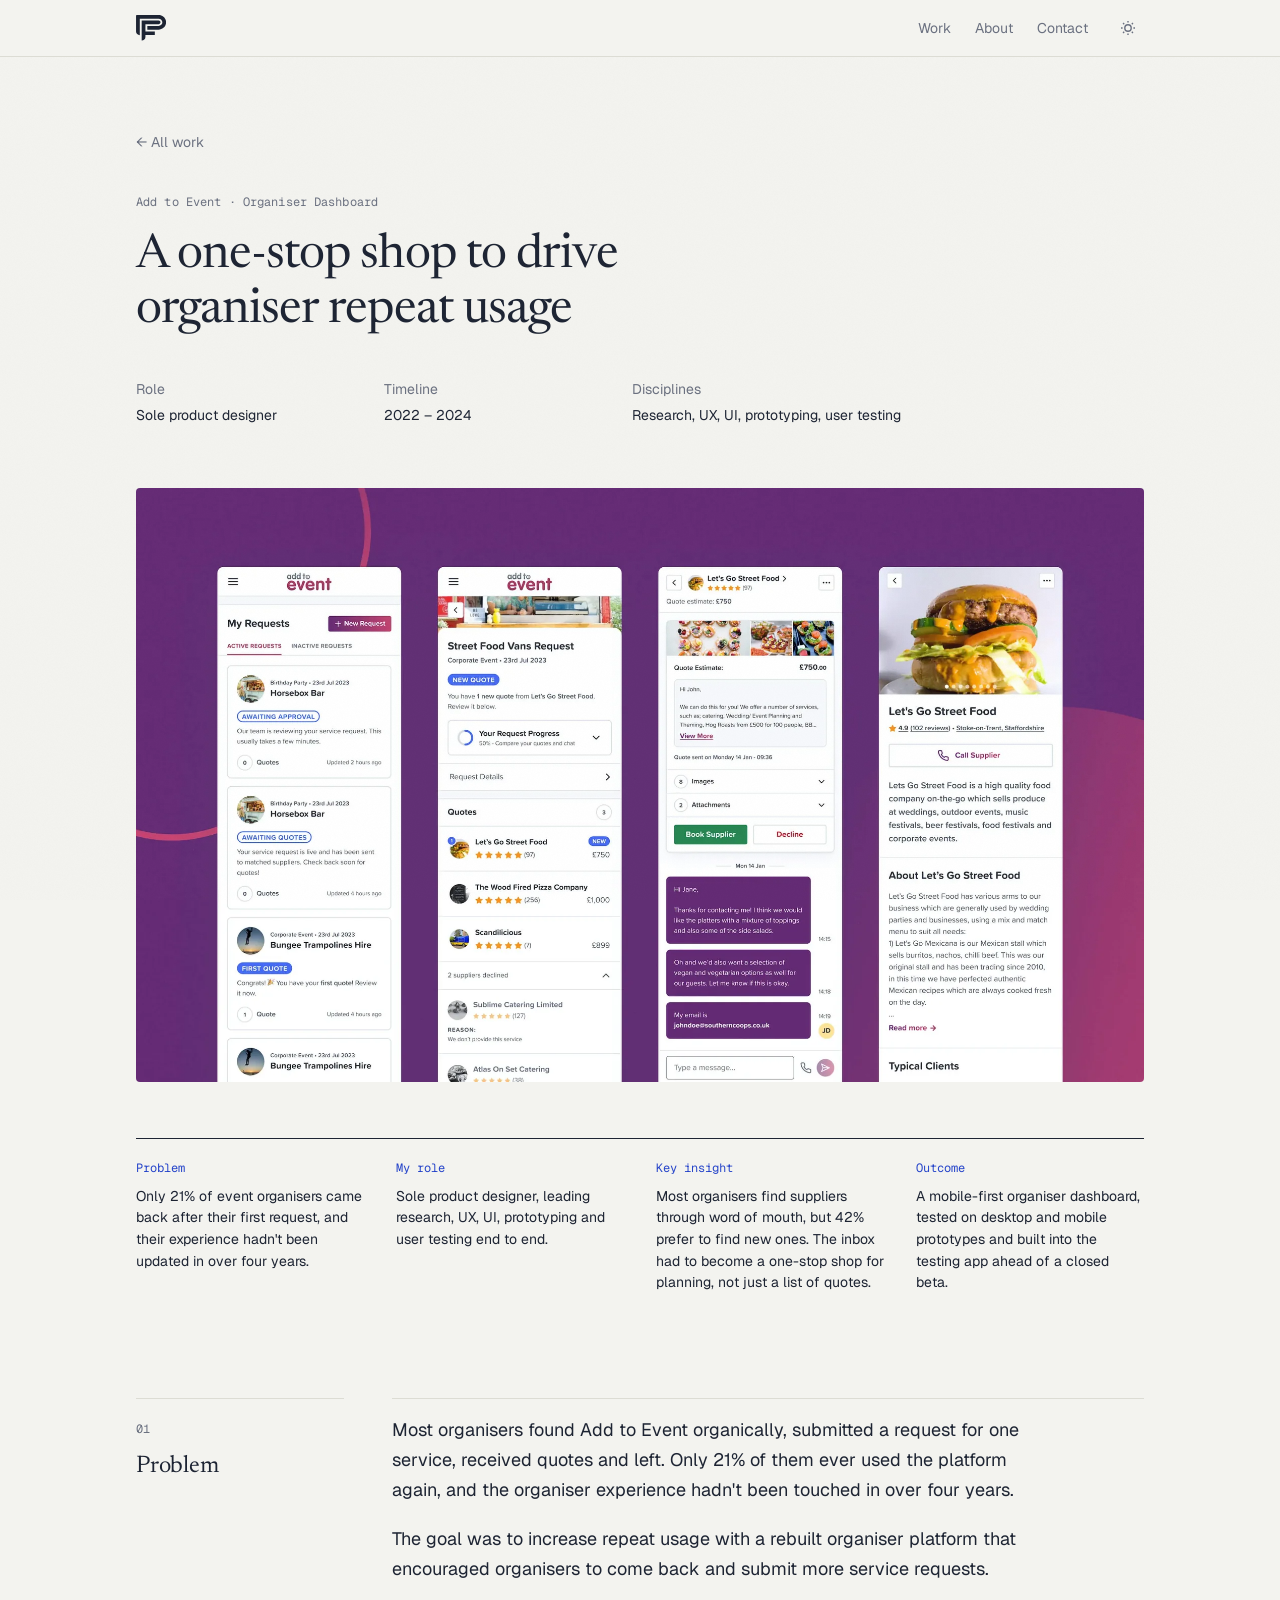
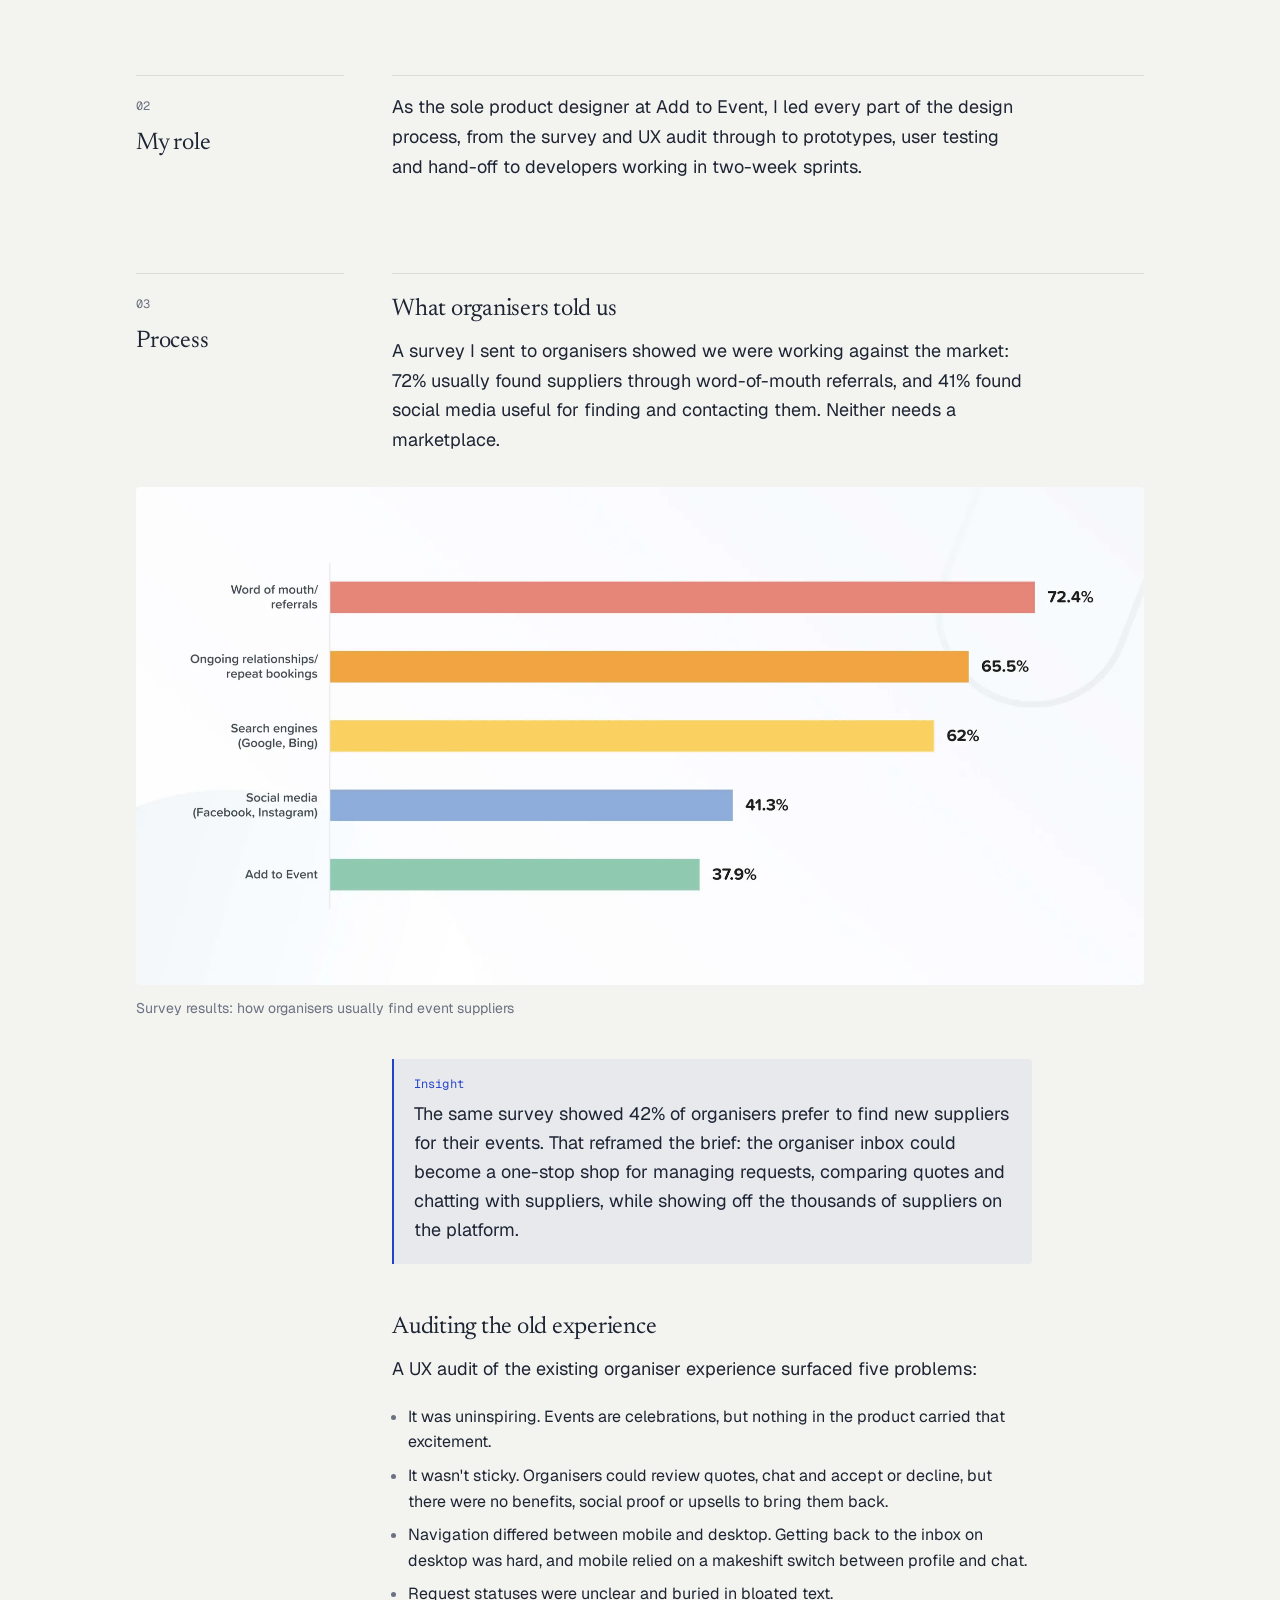
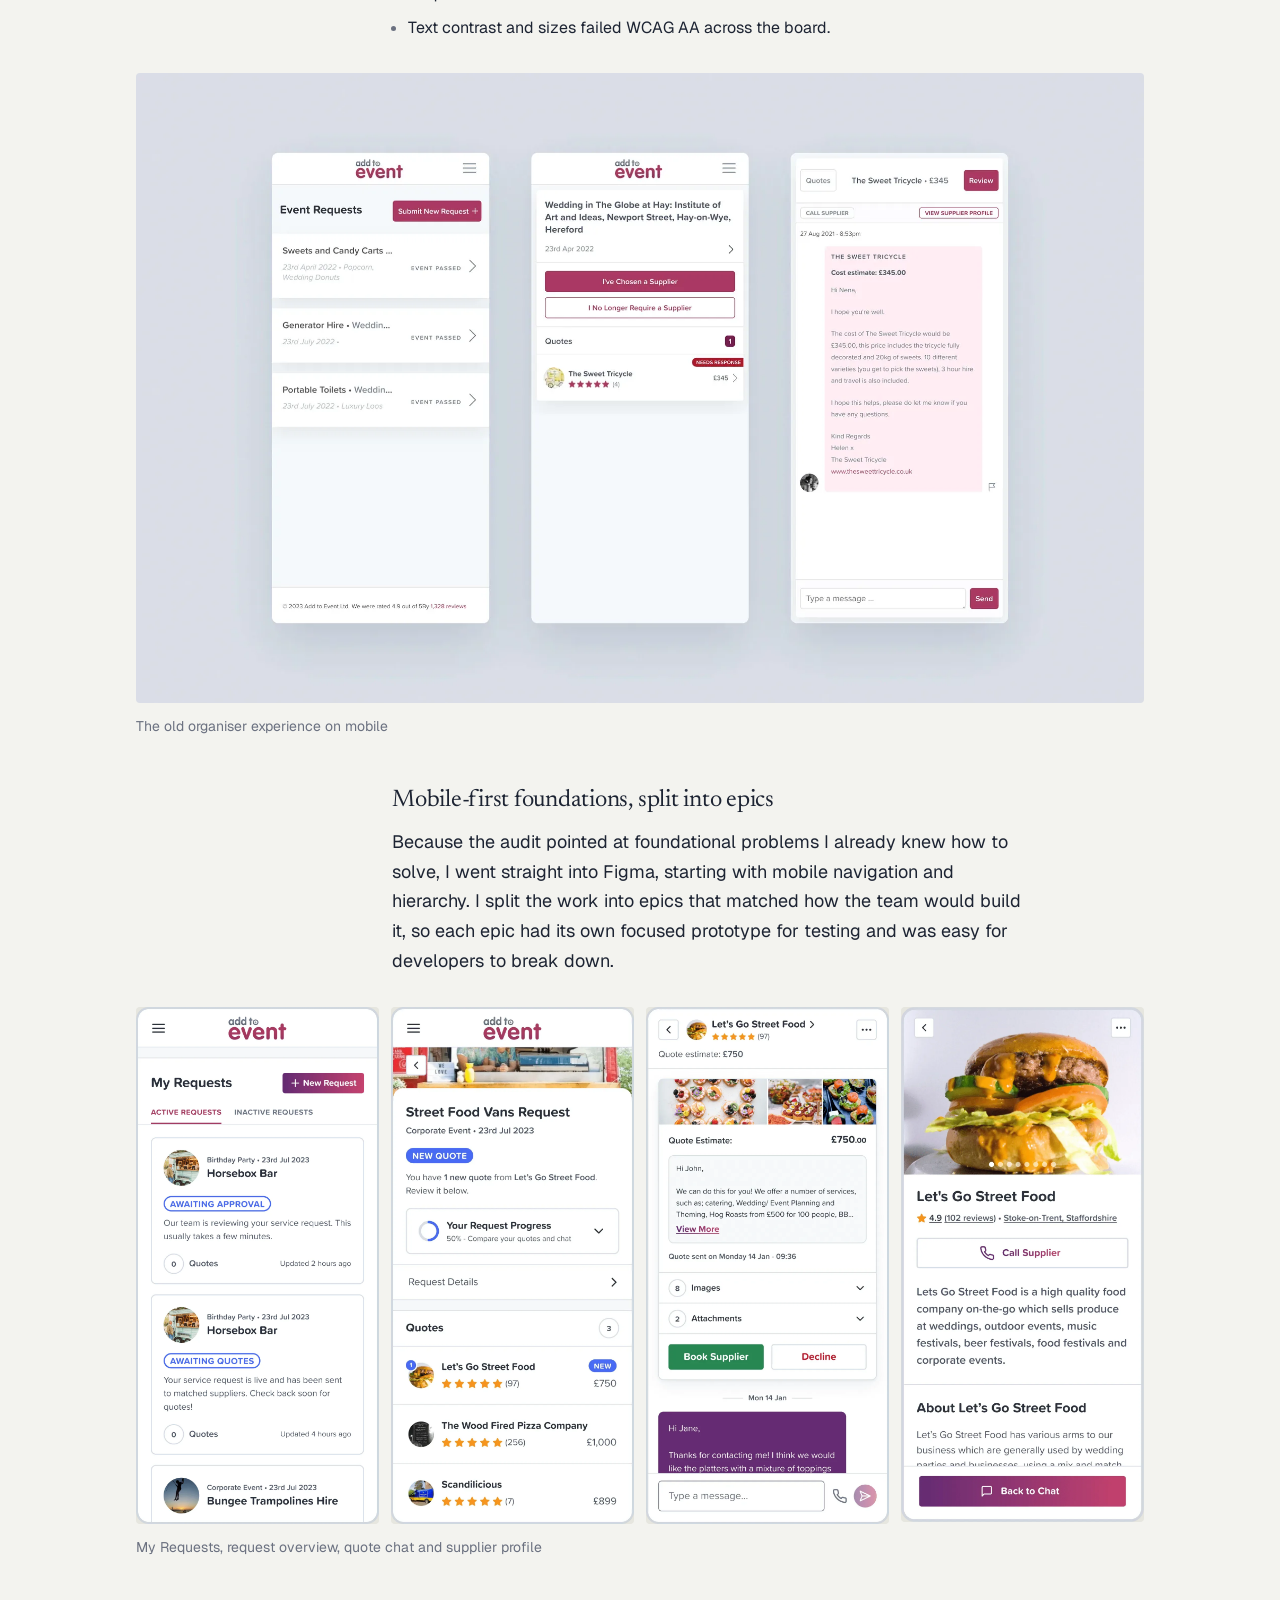
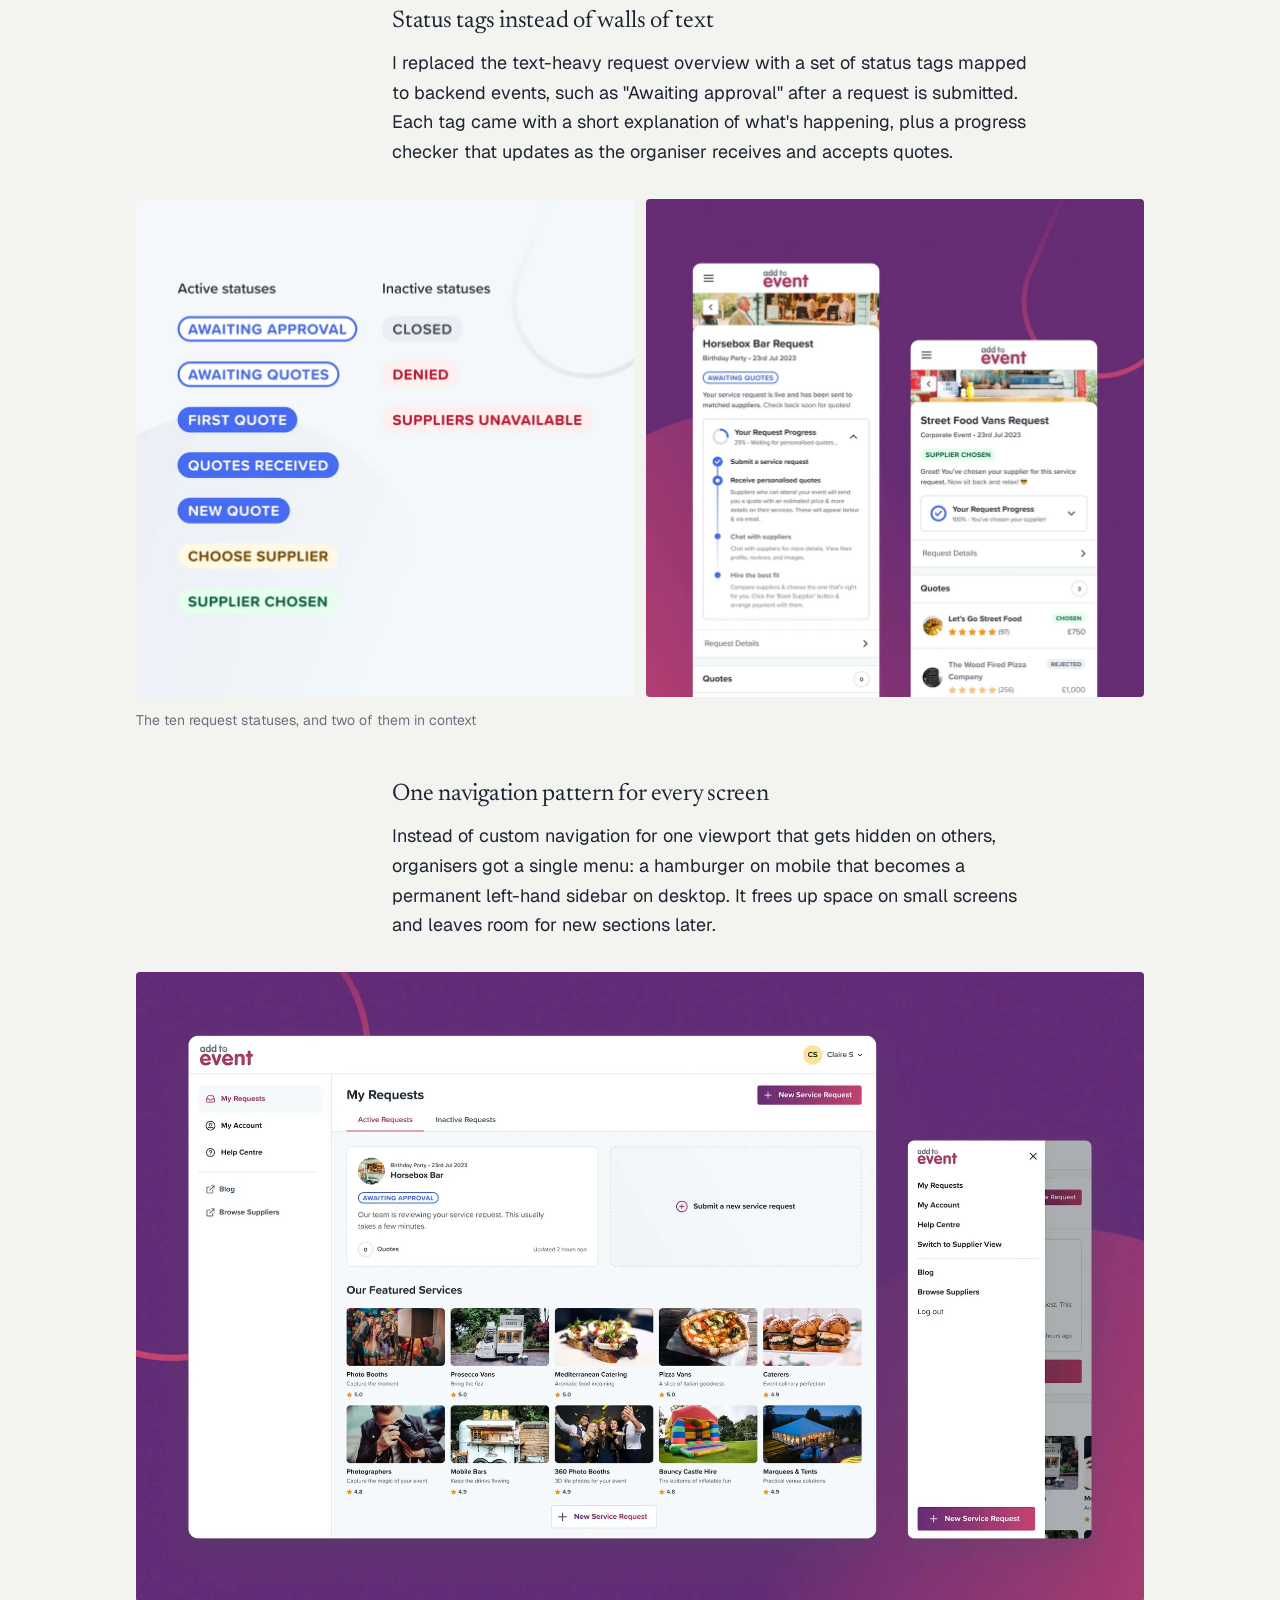
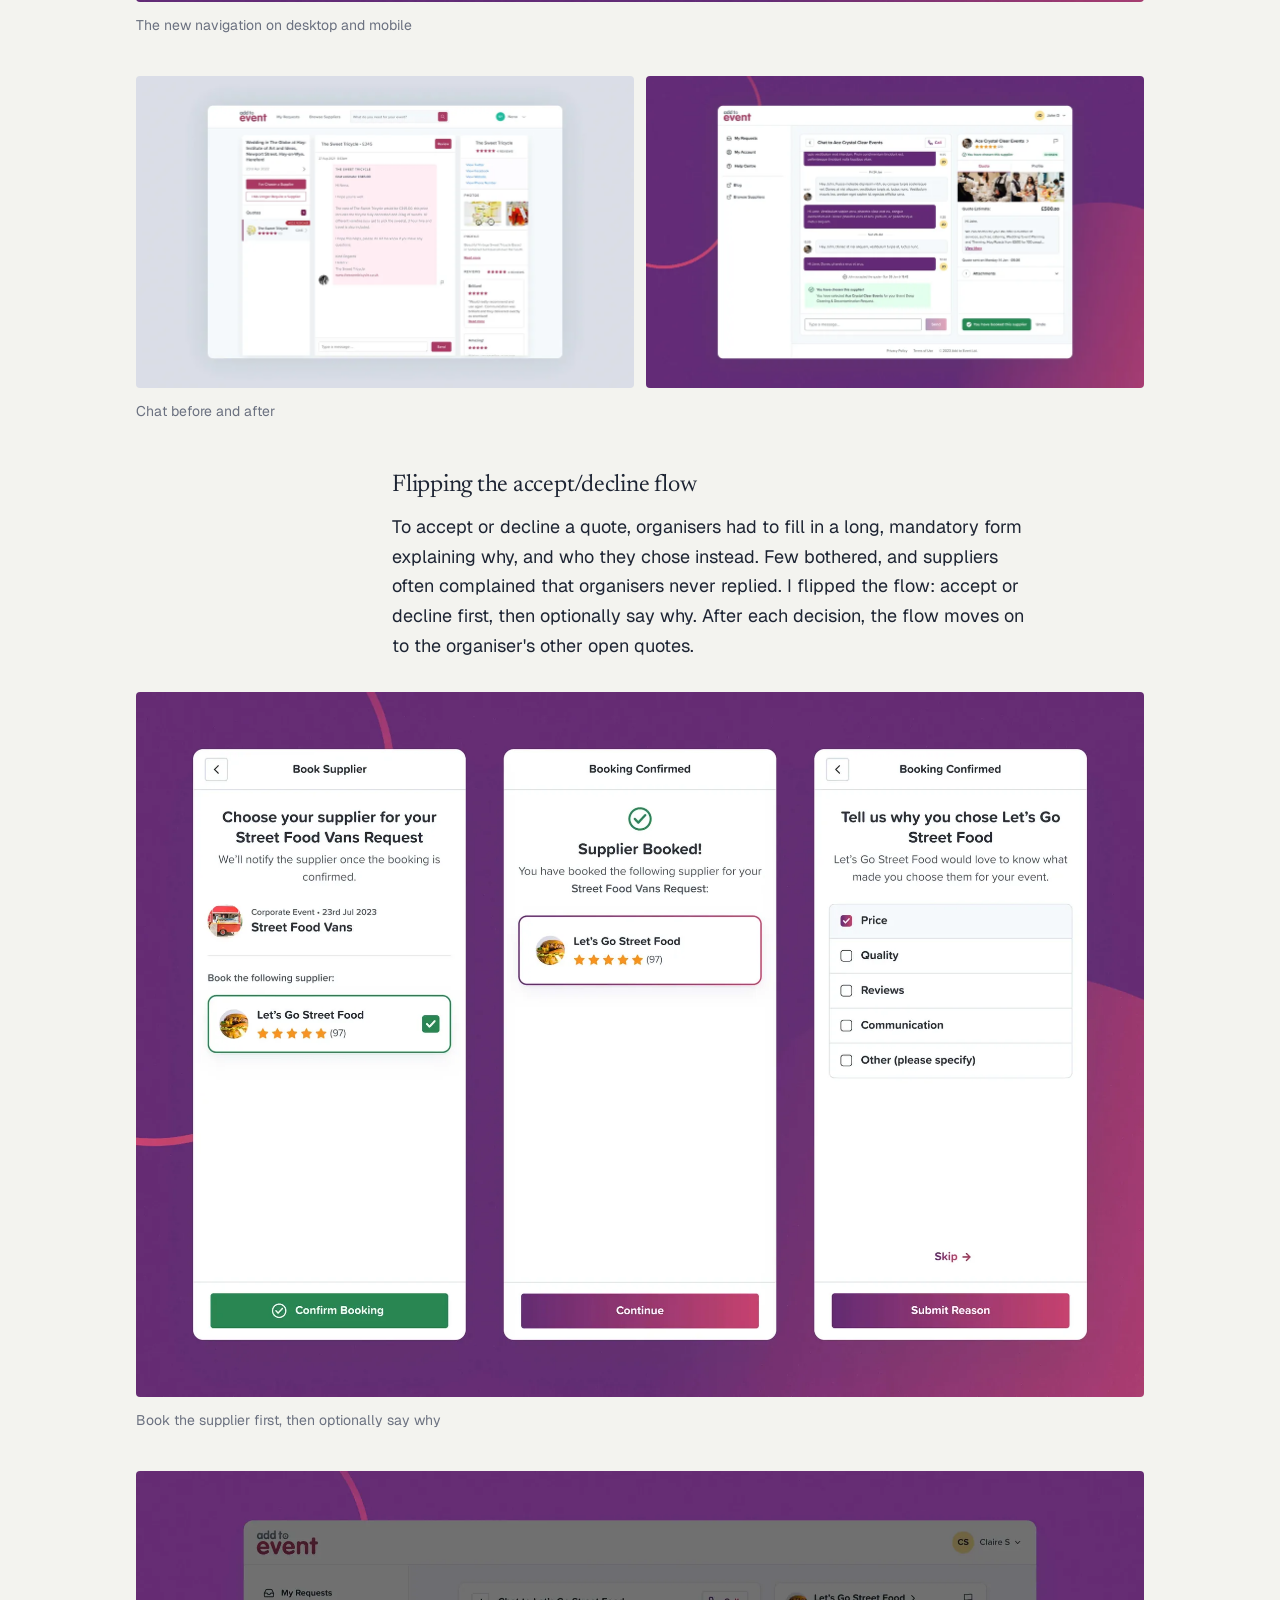
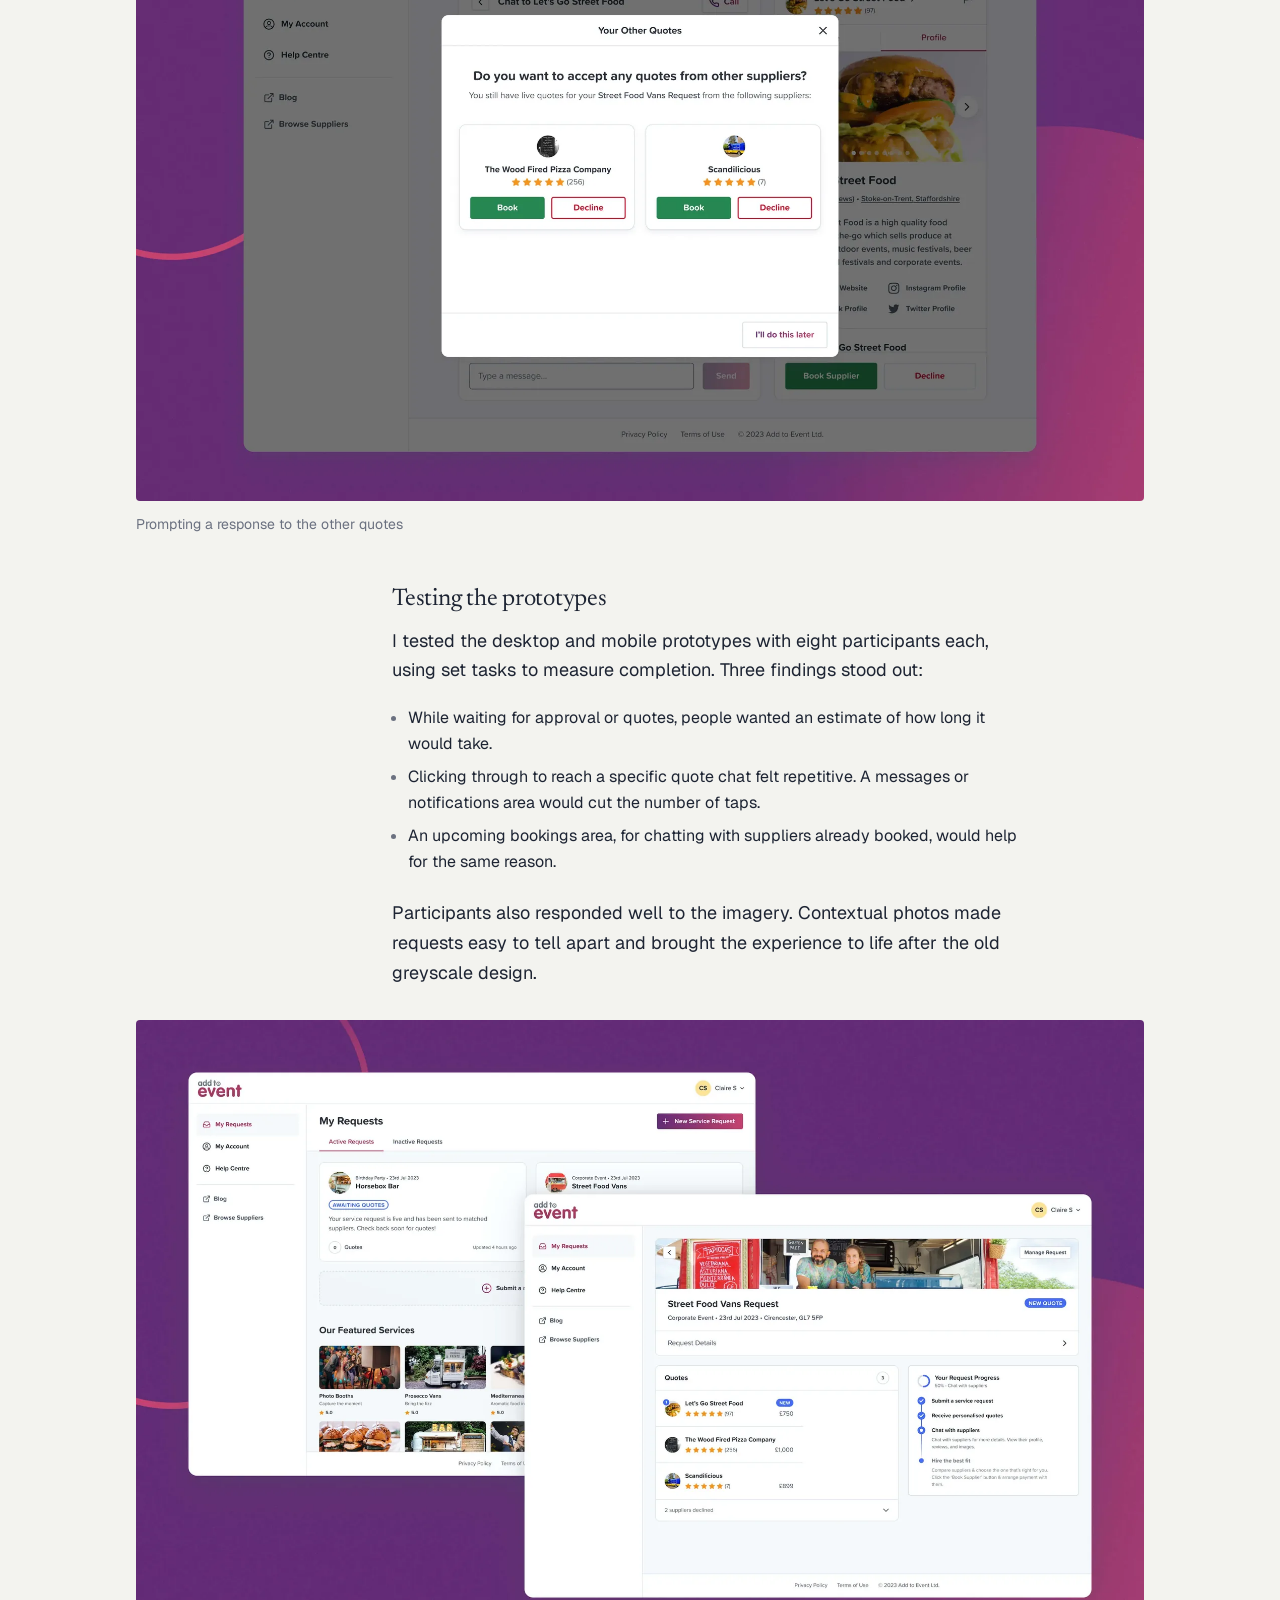
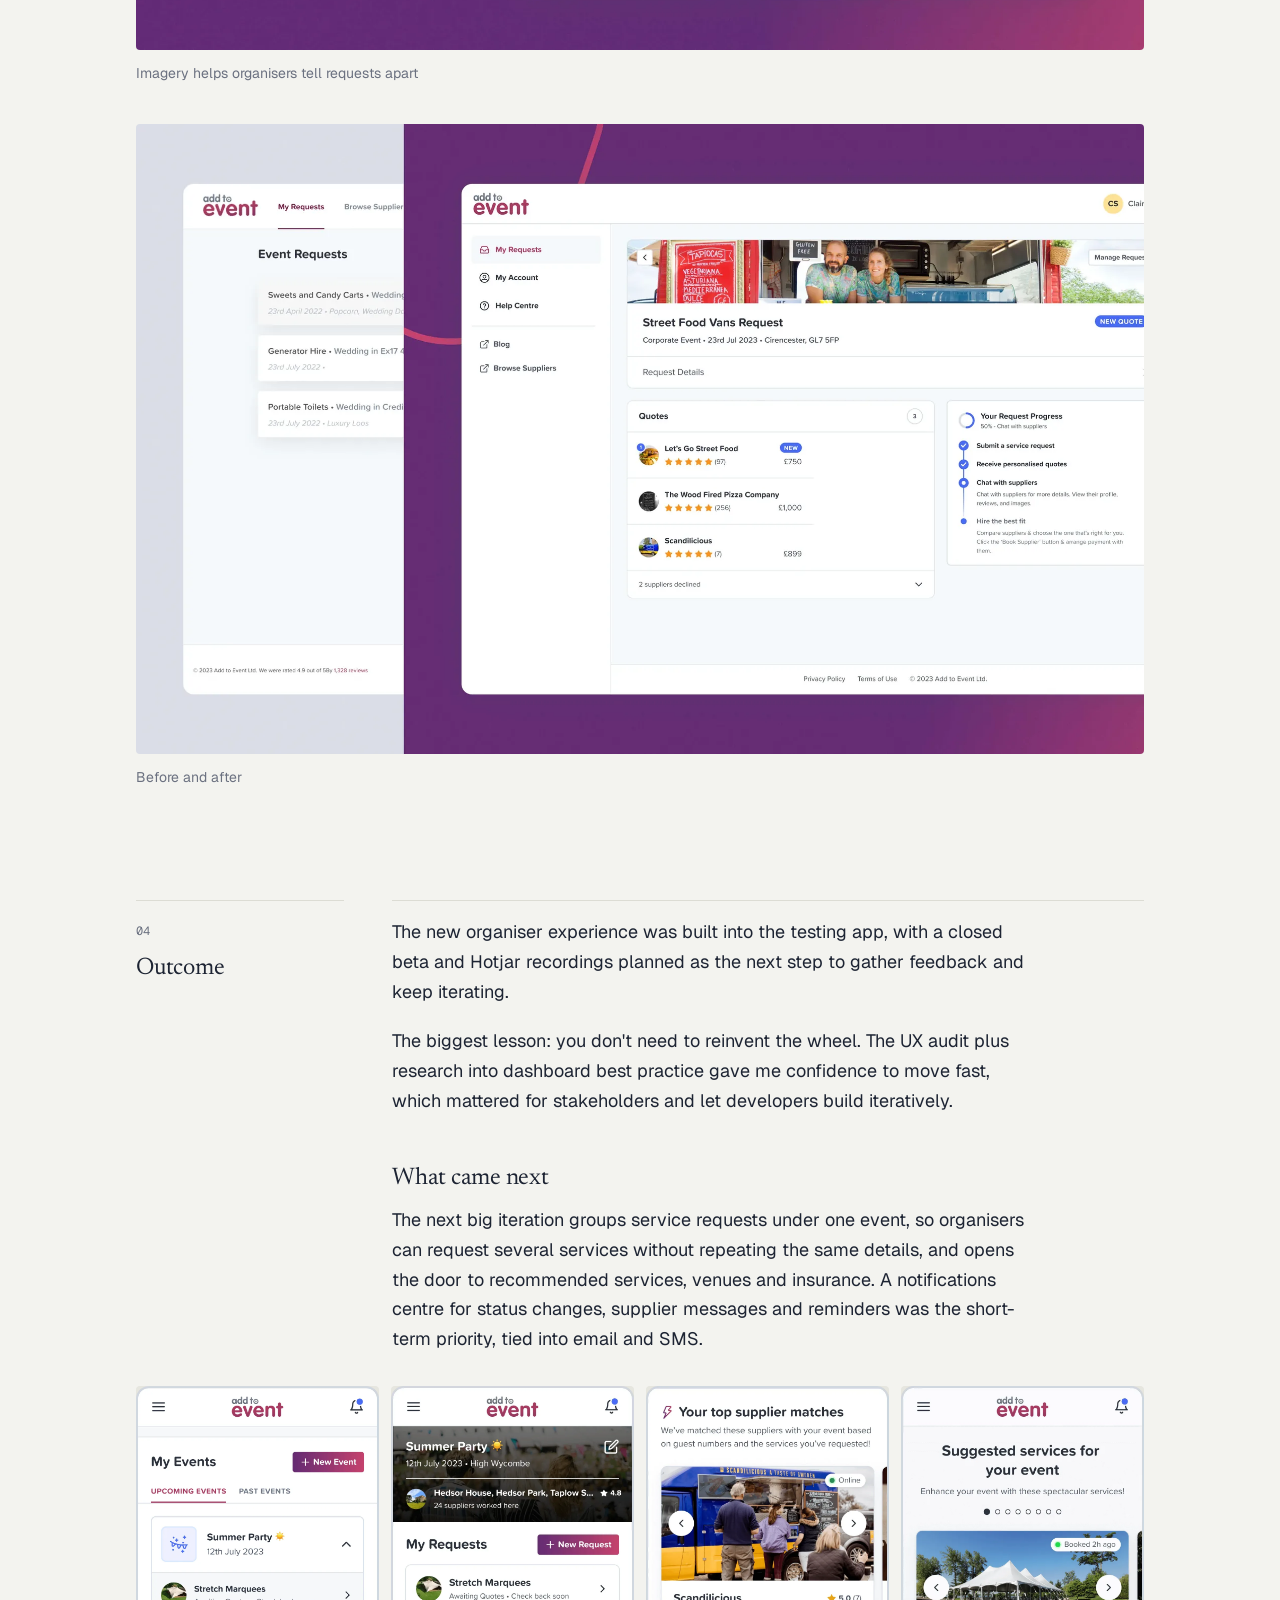
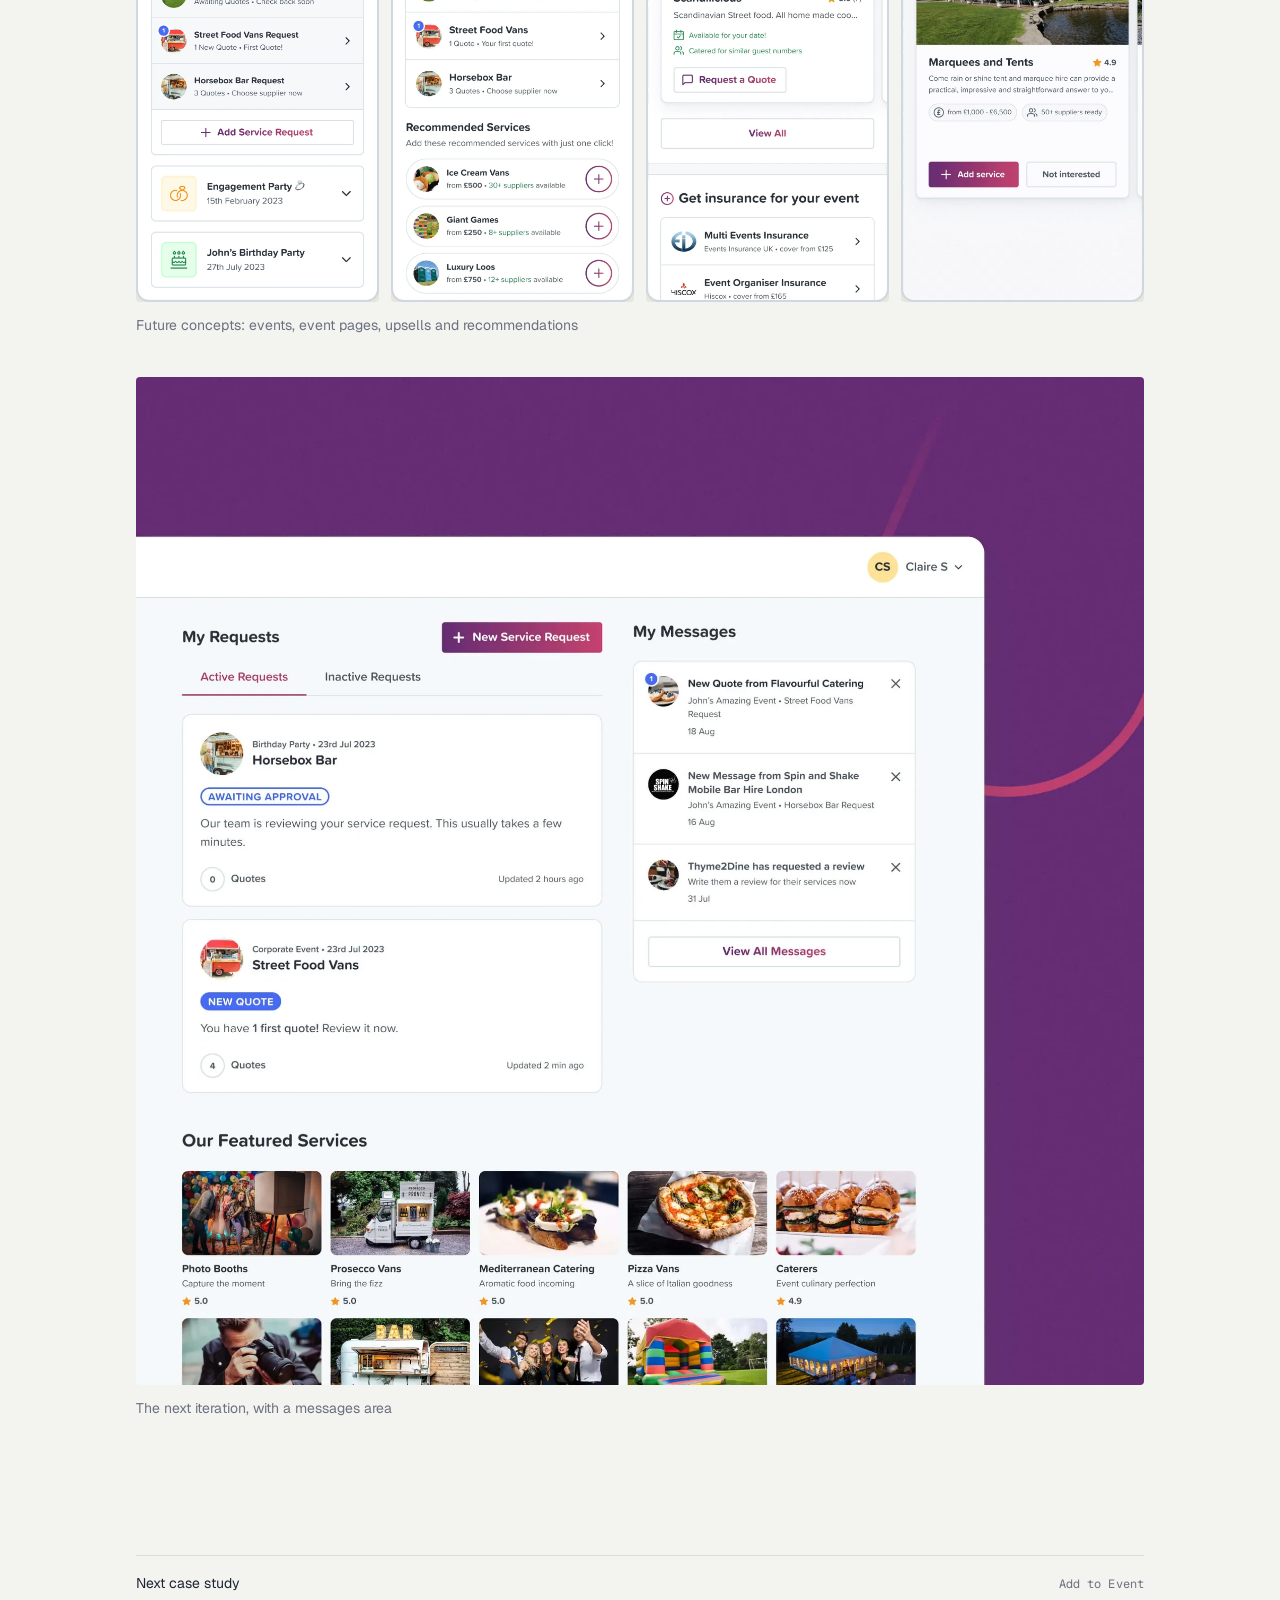
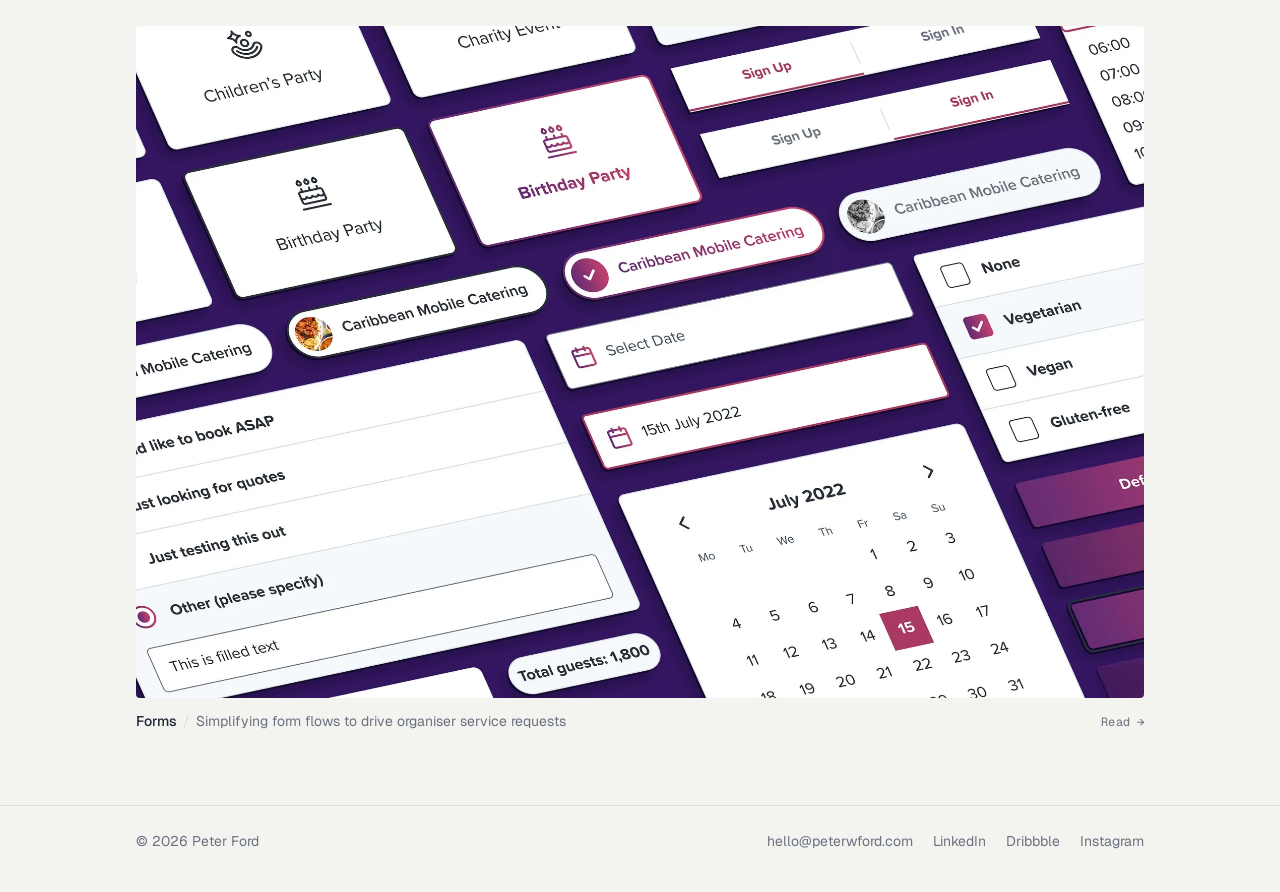
<file: add-to-event-organiser-dashboard.html>
<!DOCTYPE html>
<html lang="en">
<head>
  <meta charset="utf-8">
  <meta name="viewport" content="width=device-width, initial-scale=1">
  <title>Organiser Dashboard · Add to Event case study · Peter Ford</title>
  <meta name="description" content="Only 21% of event organisers came back after their first request, and their experience hadn&#x27;t been updated in over four years. A mobile-first organiser dashboard, tested on desktop and mobile prototypes and built into the testing app ahead of a closed beta.">
  <link rel="canonical" href="https://www.peterwford.com/add-to-event-organiser-dashboard">
  <meta property="og:type" content="website">
  <meta property="og:url" content="https://www.peterwford.com/add-to-event-organiser-dashboard">
  <meta property="og:title" content="Organiser Dashboard · Add to Event case study · Peter Ford">
  <meta property="og:description" content="Only 21% of event organisers came back after their first request, and their experience hadn&#x27;t been updated in over four years. A mobile-first organiser dashboard, tested on desktop and mobile prototypes and built into the testing app ahead of a closed beta.">
  <meta property="og:image" content="https://www.peterwford.com/assets/og/ate-organiser-dashboard.jpg">
  <meta name="twitter:card" content="summary_large_image">
  <link rel="icon" href="favicon.png" type="image/png">
  <link rel="apple-touch-icon" href="apple-touch-icon.png">
  <link rel="preconnect" href="https://fonts.googleapis.com">
  <link rel="preconnect" href="https://fonts.gstatic.com" crossorigin>
  <link rel="stylesheet" href="https://fonts.googleapis.com/css2?family=Geist:wght@400;500&family=Geist+Mono:wght@400&family=Newsreader:ital,opsz,wght@0,6..72,400;1,6..72,400&display=swap">
  <link rel="stylesheet" href="styles.css">
  <script>try { var t = localStorage.getItem("theme"); if (t) document.documentElement.dataset.theme = t; } catch (e) {}</script>
</head>
<body>
  <a class="skip" href="#main">Skip to content</a>
  <header class="nav">
    <div class="wrap">
      <a class="nav__logo" href="./" aria-label="Pete Ford, home"><svg width="33" height="28" viewBox="0 0 47 40" aria-hidden="true" focusable="false"><path fill="currentColor" d="M35.25 8.53293C36.8802 8.53293 38.2029 9.82036 38.2029 11.4072C38.2029 12.994 36.8802 14.2814 35.25 14.2814H14.7644C14.7029 14.2814 14.6721 14.3413 14.6721 14.3713V25.7485L14.7531 25.7488C15.2848 25.751 18.3539 25.7635 21.5411 25.7765L22.0197 25.7784C22.0995 25.7788 22.1794 25.7791 22.2591 25.7794L22.7371 25.7814C25.757 25.7937 28.6106 25.8053 29.2234 25.8079L29.3257 25.8083C29.3386 25.8084 29.3449 25.8084 29.3442 25.8084V31.3174C29.3442 31.3473 29.3135 31.4072 29.252 31.4072H14.6721V34.2814C14.6721 37.4252 12.0576 40 8.79712 40V8.68264C8.79712 8.59281 8.85864 8.53293 8.95092 8.53293H35.25ZM35.25 0C41.7402 0 47 5.11976 47 11.4371L46.9984 11.6282C46.8936 17.8574 41.6746 22.8743 35.25 22.8743H17.7173C17.6865 22.8743 17.625 22.8443 17.625 22.7844V17.2754C17.625 17.2455 17.6558 17.1856 17.7173 17.1856H35.25C38.4797 17.1856 41.125 14.6108 41.125 11.4671C41.125 8.32335 38.5105 5.7485 35.25 5.7485H5.96728C5.90576 5.7485 5.875 5.77844 5.875 5.83832V31.4671C2.64529 31.4671 0 28.9222 0 25.7485V1.0479C0 0.479042 0.492147 0 1.07657 0H35.25Z"/></svg></a>
      <nav aria-label="Main">
        <ul class="nav__links">
          <li><a href="./#work">Work</a></li>
          <li><a href="./#about">About</a></li>
          <li><a href="./#contact">Contact</a></li>
          <li><button class="theme-toggle" id="theme-toggle" type="button" aria-label="Switch between light and dark mode">
            <svg width="16" height="16" viewBox="0 0 16 16" fill="none" stroke="currentColor" stroke-width="1.4" aria-hidden="true"><circle cx="8" cy="8" r="3.2"/><path d="M8 1v1.6M8 13.4V15M1 8h1.6M13.4 8H15M3.05 3.05l1.13 1.13M11.82 11.82l1.13 1.13M3.05 12.95l1.13-1.13M11.82 4.18l1.13-1.13"/></svg>
          </button></li>
        </ul>
      </nav>
    </div>
  </header>

  <main id="main">
    <header class="cs-head wrap">
      <a class="back" href="./#work">← All work</a>
      <p class="eyebrow mono">Add to Event · Organiser Dashboard</p>
      <h1>A one-stop shop to drive organiser repeat usage</h1>
      <dl class="ledger">
        <div><dt>Role</dt><dd>Sole product designer</dd></div>
        <div><dt>Timeline</dt><dd>2022 – 2024</dd></div>
        <div><dt>Disciplines</dt><dd>Research, UX, UI, prototyping, user testing</dd></div>
      </dl>
    </header>

    <figure class="cs-hero wrap"><img src="assets/img/organiser-dashboard/mockup-organiser-mvp-mobile-first-screens.webp" srcset="assets/img/organiser-dashboard/mockup-organiser-mvp-mobile-first-screens-1000.webp 1000w, assets/img/organiser-dashboard/mockup-organiser-mvp-mobile-first-screens.webp 2000w" sizes="(min-width: 68rem) 64rem, 100vw" width="2000" height="1177" alt="Four mobile screens: My Requests, the request overview, the quote chat and a supplier profile" fetchpriority="high"></figure>

    <section class="tldr wrap" aria-label="Summary">
      <dl class="tldr__grid"><div><dt>Problem</dt><dd>Only 21% of event organisers came back after their first request, and their experience hadn&#x27;t been updated in over four years.</dd></div><div><dt>My role</dt><dd>Sole product designer, leading research, UX, UI, prototyping and user testing end to end.</dd></div><div><dt>Key insight</dt><dd>Most organisers find suppliers through word of mouth, but 42% prefer to find new ones. The inbox had to become a one-stop shop for planning, not just a list of quotes.</dd></div><div><dt>Outcome</dt><dd>A mobile-first organiser dashboard, tested on desktop and mobile prototypes and built into the testing app ahead of a closed beta.</dd></div></dl>
    </section>

    <section class="cs-sec wrap" aria-labelledby="s1">
      <div class="cs-sec__label"><span class="mono">01</span><h2 id="s1">Problem</h2></div>
      <div class="cs-sec__body">
        <p>Most organisers found Add to Event organically, submitted a request for one service, received quotes and left. Only 21% of them ever used the platform again, and the organiser experience hadn&#x27;t been touched in over four years.</p>
        <p>The goal was to increase repeat usage with a rebuilt organiser platform that encouraged organisers to come back and submit more service requests.</p>
      </div>
    </section>
    <section class="cs-sec wrap" aria-labelledby="s2">
      <div class="cs-sec__label"><span class="mono">02</span><h2 id="s2">My role</h2></div>
      <div class="cs-sec__body">
        <p>As the sole product designer at Add to Event, I led every part of the design process, from the survey and UX audit through to prototypes, user testing and hand-off to developers working in two-week sprints.</p>
      </div>
    </section>
    <section class="cs-sec wrap" aria-labelledby="s3">
      <div class="cs-sec__label"><span class="mono">03</span><h2 id="s3">Process</h2></div>
      <div class="cs-sec__body">
        <h3>What organisers told us</h3>
        <p>A survey I sent to organisers showed we were working against the market: 72% usually found suppliers through word-of-mouth referrals, and 41% found social media useful for finding and contacting them. Neither needs a marketplace.</p>
        <figure class="fig fig--1"><div class="fig__grid"><div class="fig__cell"><img src="assets/img/organiser-dashboard/organiser-survey-graph-results.webp" srcset="assets/img/organiser-dashboard/organiser-survey-graph-results-1000.webp 1000w, assets/img/organiser-dashboard/organiser-survey-graph-results.webp 2000w" sizes="(min-width: 68rem) 64rem, 100vw" width="2000" height="988" alt="Horizontal bar chart showing results from organiser survey for how organisers usually find event suppliers" loading="lazy" decoding="async"></div></div><figcaption>Survey results: how organisers usually find event suppliers</figcaption></figure>
        <aside class="insight"><p class="insight__label mono">Insight</p><p>The same survey showed 42% of organisers prefer to find new suppliers for their events. That reframed the brief: the organiser inbox could become a one-stop shop for managing requests, comparing quotes and chatting with suppliers, while showing off the thousands of suppliers on the platform.</p></aside>
        <h3>Auditing the old experience</h3>
        <p>A UX audit of the existing organiser experience surfaced five problems:</p>
        <ul><li>It was uninspiring. Events are celebrations, but nothing in the product carried that excitement.</li><li>It wasn&#x27;t sticky. Organisers could review quotes, chat and accept or decline, but there were no benefits, social proof or upsells to bring them back.</li><li>Navigation differed between mobile and desktop. Getting back to the inbox on desktop was hard, and mobile relied on a makeshift switch between profile and chat.</li><li>Request statuses were unclear and buried in bloated text.</li><li>Text contrast and sizes failed WCAG AA across the board.</li></ul>
        <figure class="fig fig--1"><div class="fig__grid"><div class="fig__cell"><img src="assets/img/organiser-dashboard/mockup-old-organiser-mobile.webp" srcset="assets/img/organiser-dashboard/mockup-old-organiser-mobile-1000.webp 1000w, assets/img/organiser-dashboard/mockup-old-organiser-mobile.webp 2000w" sizes="(min-width: 68rem) 64rem, 100vw" width="2000" height="1250" alt="Three mobile screens showing the outdated and uninspiring old organiser experience" loading="lazy" decoding="async"></div></div><figcaption>The old organiser experience on mobile</figcaption></figure>
        <h3>Mobile-first foundations, split into epics</h3>
        <p>Because the audit pointed at foundational problems I already knew how to solve, I went straight into Figma, starting with mobile navigation and hierarchy. I split the work into epics that matched how the team would build it, so each epic had its own focused prototype for testing and was easy for developers to break down.</p>
        <figure class="fig fig--4"><div class="fig__grid"><div class="fig__cell"><img src="assets/img/organiser-dashboard/my-requests-inbox-mobile.webp" width="916" height="1946" alt="Mobile screen showing the My Requests screen with a list of service requests" loading="lazy" decoding="async"></div><div class="fig__cell"><img src="assets/img/organiser-dashboard/service-request-overview-mobile.webp" width="916" height="1946" alt="Mobile screen showing the Requests Overview page detailing the status of the request and supplier quotes" loading="lazy" decoding="async"></div><div class="fig__cell"><img src="assets/img/organiser-dashboard/quote-and-chat-interface-mobile.webp" width="916" height="1946" alt="Mobile screen showing the Quote and Chat interface when speaking to a supplier" loading="lazy" decoding="async"></div><div class="fig__cell"><img src="assets/img/organiser-dashboard/supplier-profile-mobile.webp" width="922" height="1952" alt="Mobile screen showing the supplier profile when reviewing a suppliers quote" loading="lazy" decoding="async"></div></div><figcaption>My Requests, request overview, quote chat and supplier profile</figcaption></figure>
        <h3>Status tags instead of walls of text</h3>
        <p>I replaced the text-heavy request overview with a set of status tags mapped to backend events, such as &quot;Awaiting approval&quot; after a request is submitted. Each tag came with a short explanation of what&#x27;s happening, plus a progress checker that updates as the organiser receives and accepts quotes.</p>
        <figure class="fig fig--2"><div class="fig__grid"><div class="fig__cell"><img src="assets/img/organiser-dashboard/new-status-tags.webp" srcset="assets/img/organiser-dashboard/new-status-tags-1000.webp 1000w, assets/img/organiser-dashboard/new-status-tags.webp 2000w" sizes="(min-width: 68rem) 32rem, 50vw" width="2000" height="2000" alt="A list of the 10 request status tags split into active and inactive statuses" loading="lazy" decoding="async"></div><div class="fig__cell"><img src="assets/img/organiser-dashboard/new-status-tags-on-mobile.webp" srcset="assets/img/organiser-dashboard/new-status-tags-on-mobile-1000.webp 1000w, assets/img/organiser-dashboard/new-status-tags-on-mobile.webp 2000w" sizes="(min-width: 68rem) 32rem, 50vw" width="2000" height="2000" alt="Two mobile screens; one showing &#x27;awaiting quotes&#x27; status and the other showing &#x27;supplier chosen&#x27; status" loading="lazy" decoding="async"></div></div><figcaption>The ten request statuses, and two of them in context</figcaption></figure>
        <h3>One navigation pattern for every screen</h3>
        <p>Instead of custom navigation for one viewport that gets hidden on others, organisers got a single menu: a hamburger on mobile that becomes a permanent left-hand sidebar on desktop. It frees up space on small screens and leaves room for new sections later.</p>
        <figure class="fig fig--1"><div class="fig__grid"><div class="fig__cell"><img src="assets/img/organiser-dashboard/mockup-organiser-mvp-navigation.webp" srcset="assets/img/organiser-dashboard/mockup-organiser-mvp-navigation-1000.webp 1000w, assets/img/organiser-dashboard/mockup-organiser-mvp-navigation.webp 2000w" sizes="(min-width: 68rem) 64rem, 100vw" width="2000" height="1250" alt="Desktop and mobile screen showing the new navigation for the organiser dashboard" loading="lazy" decoding="async"></div></div><figcaption>The new navigation on desktop and mobile</figcaption></figure>
        <figure class="fig fig--2"><div class="fig__grid"><div class="fig__cell"><img src="assets/img/organiser-dashboard/mockup-old-organiser-chat.webp" srcset="assets/img/organiser-dashboard/mockup-old-organiser-chat-1000.webp 1000w, assets/img/organiser-dashboard/mockup-old-organiser-chat.webp 2000w" sizes="(min-width: 68rem) 32rem, 50vw" width="2000" height="1250" alt="Desktop screen showing the outdated and inaccessible chat experience on the old organiser experience" loading="lazy" decoding="async"></div><div class="fig__cell"><img src="assets/img/organiser-dashboard/mockup-new-organiser-chat.webp" srcset="assets/img/organiser-dashboard/mockup-new-organiser-chat-1000.webp 1000w, assets/img/organiser-dashboard/mockup-new-organiser-chat.webp 2000w" sizes="(min-width: 68rem) 32rem, 50vw" width="2000" height="1250" alt="Desktop screen showing the new, more simplified and intuitive chat functionality for the organiser experience" loading="lazy" decoding="async"></div></div><figcaption>Chat before and after</figcaption></figure>
        <h3>Flipping the accept/decline flow</h3>
        <p>To accept or decline a quote, organisers had to fill in a long, mandatory form explaining why, and who they chose instead. Few bothered, and suppliers often complained that organisers never replied. I flipped the flow: accept or decline first, then optionally say why. After each decision, the flow moves on to the organiser&#x27;s other open quotes.</p>
        <figure class="fig fig--1"><div class="fig__grid"><div class="fig__cell"><img src="assets/img/organiser-dashboard/mockup-organiser-mvp-mobile-accept-quote.webp" srcset="assets/img/organiser-dashboard/mockup-organiser-mvp-mobile-accept-quote-1000.webp 1000w, assets/img/organiser-dashboard/mockup-organiser-mvp-mobile-accept-quote.webp 2000w" sizes="(min-width: 68rem) 64rem, 100vw" width="2000" height="1398" alt="Three mobile screens showing the book supplier confirmation steps. Book the supplier and then tell us why you chose them" loading="lazy" decoding="async"></div></div><figcaption>Book the supplier first, then optionally say why</figcaption></figure>
        <figure class="fig fig--1"><div class="fig__grid"><div class="fig__cell"><img src="assets/img/organiser-dashboard/mockup-organiser-mvp-desktop-other-quotes-modal.webp" srcset="assets/img/organiser-dashboard/mockup-organiser-mvp-desktop-other-quotes-modal-1000.webp 1000w, assets/img/organiser-dashboard/mockup-organiser-mvp-desktop-other-quotes-modal.webp 2000w" sizes="(min-width: 68rem) 64rem, 100vw" width="2000" height="1250" alt="Desktop screen showing the modal presenting options to accept or decline other quotes from suppliers" loading="lazy" decoding="async"></div></div><figcaption>Prompting a response to the other quotes</figcaption></figure>
        <h3>Testing the prototypes</h3>
        <p>I tested the desktop and mobile prototypes with eight participants each, using set tasks to measure completion. Three findings stood out:</p>
        <ul><li>While waiting for approval or quotes, people wanted an estimate of how long it would take.</li><li>Clicking through to reach a specific quote chat felt repetitive. A messages or notifications area would cut the number of taps.</li><li>An upcoming bookings area, for chatting with suppliers already booked, would help for the same reason.</li></ul>
        <p>Participants also responded well to the imagery. Contextual photos made requests easy to tell apart and brought the experience to life after the old greyscale design.</p>
        <figure class="fig fig--1"><div class="fig__grid"><div class="fig__cell"><img src="assets/img/organiser-dashboard/mockup-organiser-mvp-desktop-image-use.webp" srcset="assets/img/organiser-dashboard/mockup-organiser-mvp-desktop-image-use-1000.webp 1000w, assets/img/organiser-dashboard/mockup-organiser-mvp-desktop-image-use.webp 2000w" sizes="(min-width: 68rem) 64rem, 100vw" width="2000" height="1250" alt="Two desktop screens showing the My Requests dashboard and a Street Food Vans request overview page" loading="lazy" decoding="async"></div></div><figcaption>Imagery helps organisers tell requests apart</figcaption></figure>
        <figure class="fig fig--1"><div class="fig__grid"><div class="fig__cell"><img src="assets/img/organiser-dashboard/mockup-organiser-mvp-desktop-half-half.webp" srcset="assets/img/organiser-dashboard/mockup-organiser-mvp-desktop-half-half-1000.webp 1000w, assets/img/organiser-dashboard/mockup-organiser-mvp-desktop-half-half.webp 2000w" sizes="(min-width: 68rem) 64rem, 100vw" width="2000" height="1250" alt="Before and after image of the old organiser dashboard and the new vibrant experience" loading="lazy" decoding="async"></div></div><figcaption>Before and after</figcaption></figure>
      </div>
    </section>
    <section class="cs-sec wrap" aria-labelledby="s4">
      <div class="cs-sec__label"><span class="mono">04</span><h2 id="s4">Outcome</h2></div>
      <div class="cs-sec__body">
        <p>The new organiser experience was built into the testing app, with a closed beta and Hotjar recordings planned as the next step to gather feedback and keep iterating.</p>
        <p>The biggest lesson: you don&#x27;t need to reinvent the wheel. The UX audit plus research into dashboard best practice gave me confidence to move fast, which mattered for stakeholders and let developers build iteratively.</p>
        <h3>What came next</h3>
        <p>The next big iteration groups service requests under one event, so organisers can request several services without repeating the same details, and opens the door to recommended services, venues and insurance. A notifications centre for status changes, supplier messages and reminders was the short-term priority, tied into email and SMS.</p>
        <figure class="fig fig--4"><div class="fig__grid"><div class="fig__cell"><img src="assets/img/organiser-dashboard/future-org-event-dashboard.webp" width="916" height="1947" alt="Mobile screen showing future organiser dashboard with service requests within events" loading="lazy" decoding="async"></div><div class="fig__cell"><img src="assets/img/organiser-dashboard/future-org-event-page.webp" width="916" height="1946" alt="Mobile screen showing a future concept for an event page in the organiser dashboard" loading="lazy" decoding="async"></div><div class="fig__cell"><img src="assets/img/organiser-dashboard/future-org-event-upsells.webp" width="916" height="1946" alt="Mobile screen showing future functionality such as supplier matches and insurance upsells" loading="lazy" decoding="async"></div><div class="fig__cell"><img src="assets/img/organiser-dashboard/future-service-reccs.webp" width="916" height="1946" alt="Mobile screen showing future event service recommendations to drive organisers booking more services with us" loading="lazy" decoding="async"></div></div><figcaption>Future concepts: events, event pages, upsells and recommendations</figcaption></figure>
        <figure class="fig fig--1"><div class="fig__grid"><div class="fig__cell"><img src="assets/img/organiser-dashboard/mockup-organiser-desktop-with-messages.webp" srcset="assets/img/organiser-dashboard/mockup-organiser-desktop-with-messages-1000.webp 1000w, assets/img/organiser-dashboard/mockup-organiser-desktop-with-messages.webp 2000w" sizes="(min-width: 68rem) 64rem, 100vw" width="2000" height="2000" alt="Desktop screen showing the next iteration of the organiser dashboard; a messages section" loading="lazy" decoding="async"></div></div><figcaption>The next iteration, with a messages area</figcaption></figure>
      </div>
    </section>

    <section class="next wrap" aria-labelledby="next-h">
      <div class="section__head"><h2 id="next-h">Next case study</h2><span class="mono">Add to Event</span></div>
      <a class="plate" href="add-to-event-forms">
        <div class="plate__img"><img src="assets/img/home/forms.webp" srcset="assets/img/home/forms-1000.webp 1000w, assets/img/home/forms.webp 2000w" sizes="(min-width: 68rem) 64rem, 100vw" width="2000" height="1333" alt="Design system components from the new request forms" loading="lazy" decoding="async"></div>
        <div class="plate__cap"><span><strong>Forms</strong><span class="sep">/</span><span class="sub">Simplifying form flows to drive organiser service requests</span></span><span class="mono sub">Read →</span></div>
      </a>
    </section>
  </main>
  <footer class="footer">
    <div class="wrap">
      <span>© 2026 Peter Ford</span>
      <ul>
        <li><a href="mailto:hello@peterwford.com">hello@peterwford.com</a></li>
        <li><a href="https://www.linkedin.com/in/peterwford/">LinkedIn</a></li>
        <li><a href="https://dribbble.com/pete_ford27">Dribbble</a></li>
        <li><a href="https://www.instagram.com/petewford/">Instagram</a></li>
      </ul>
    </div>
  </footer>
  <script src="script.js"></script>
</body>
</html>
</file>
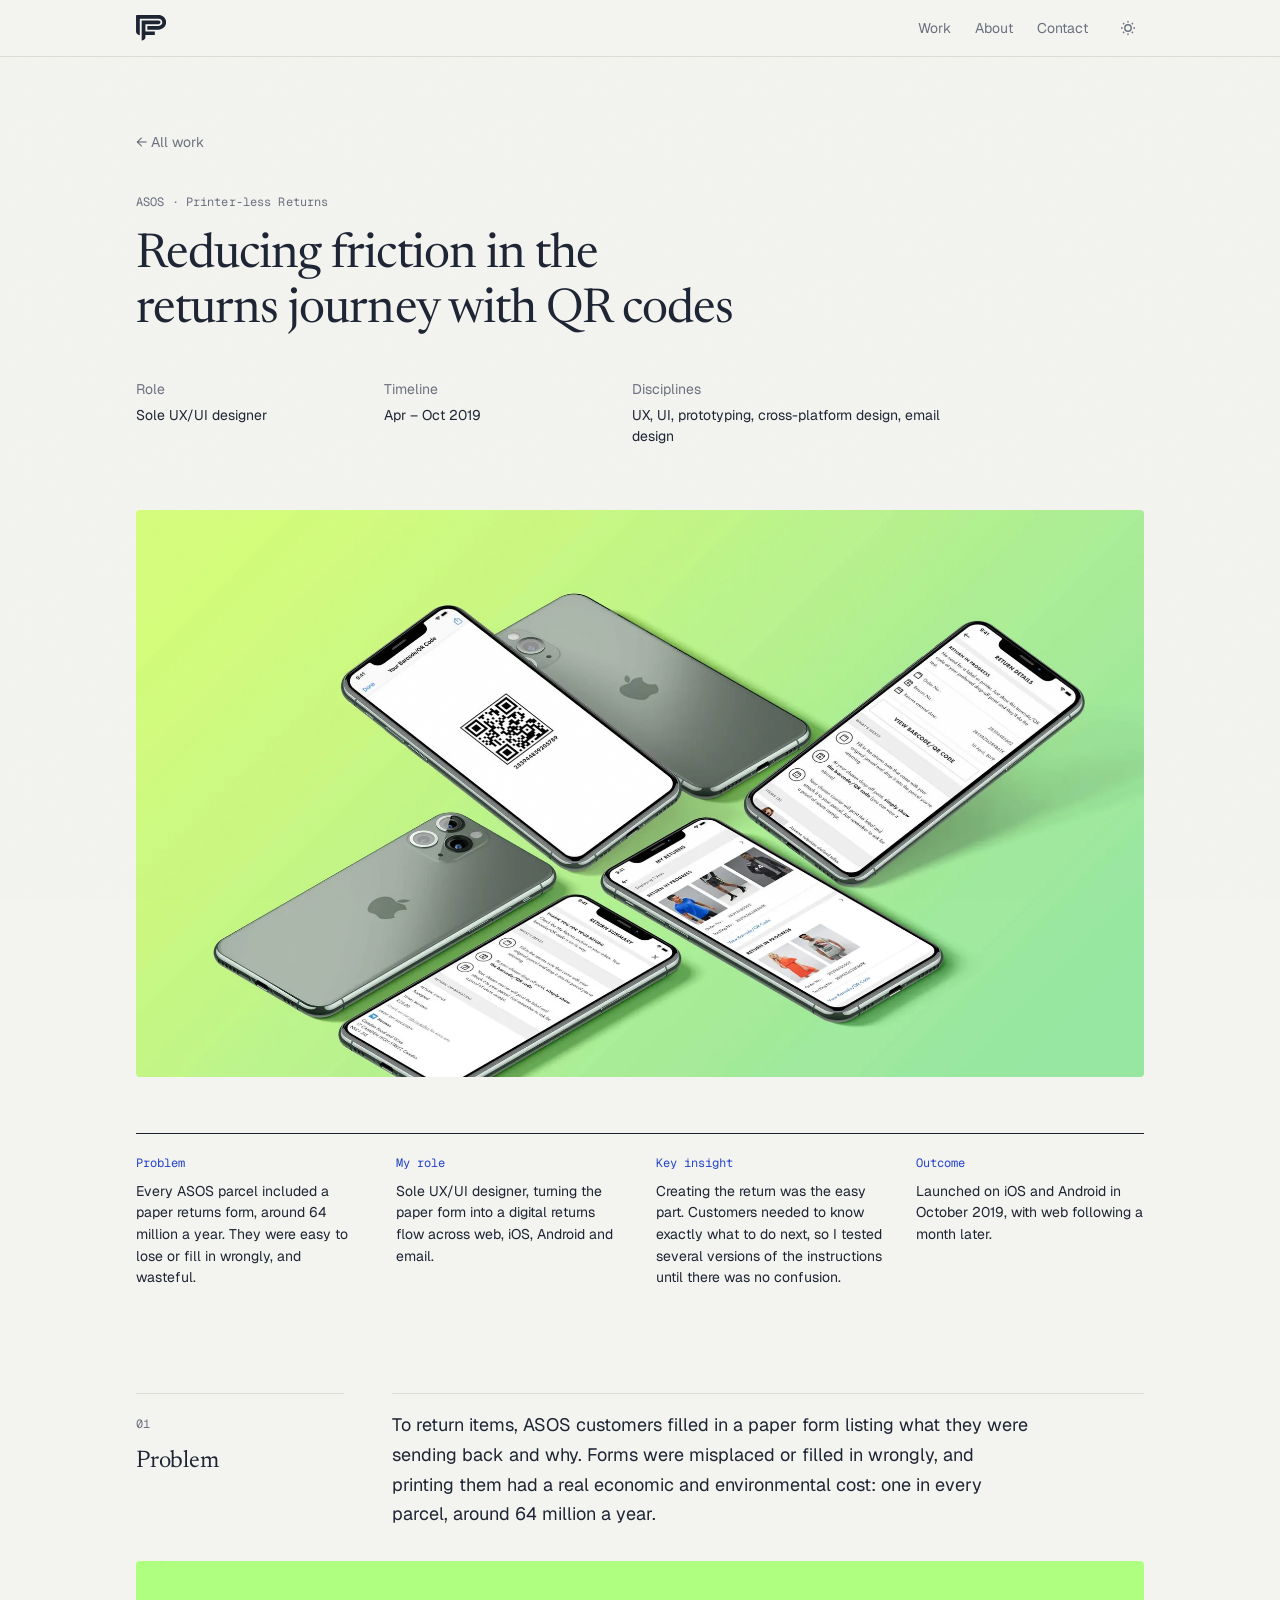
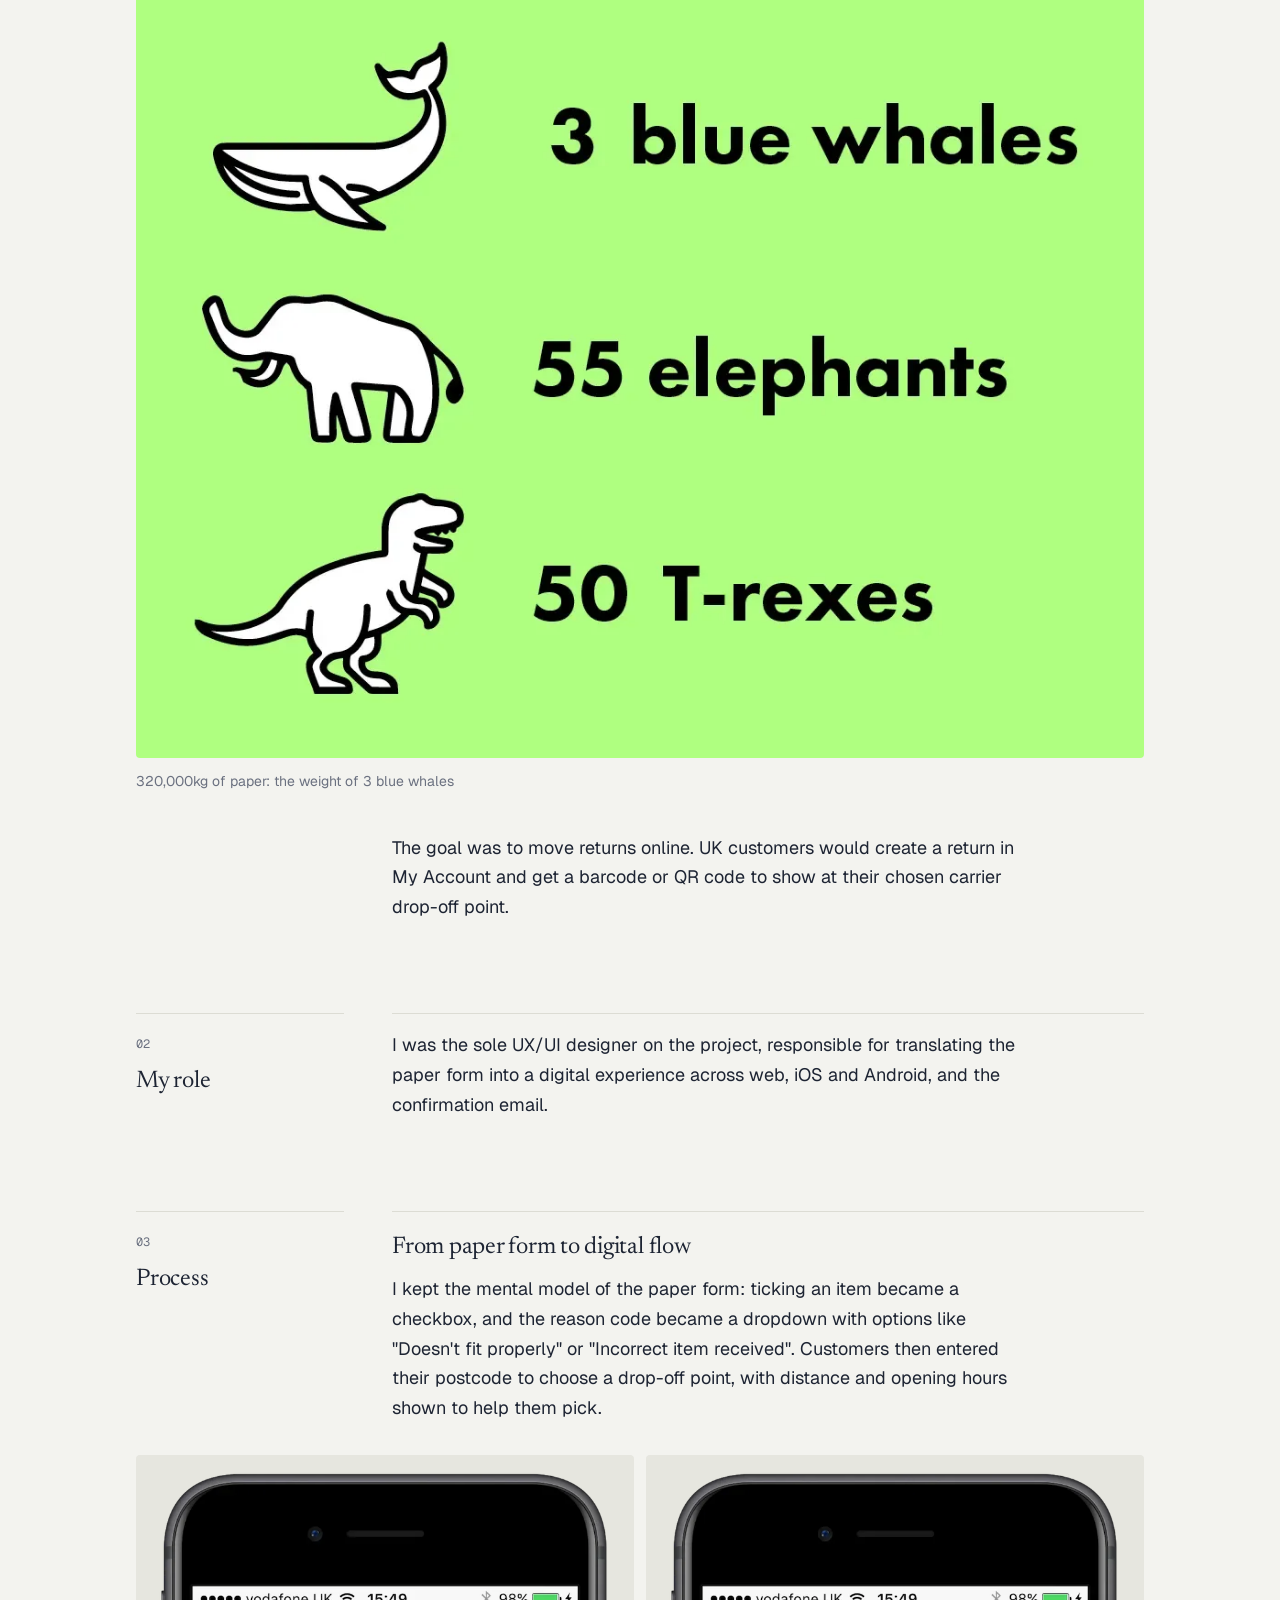
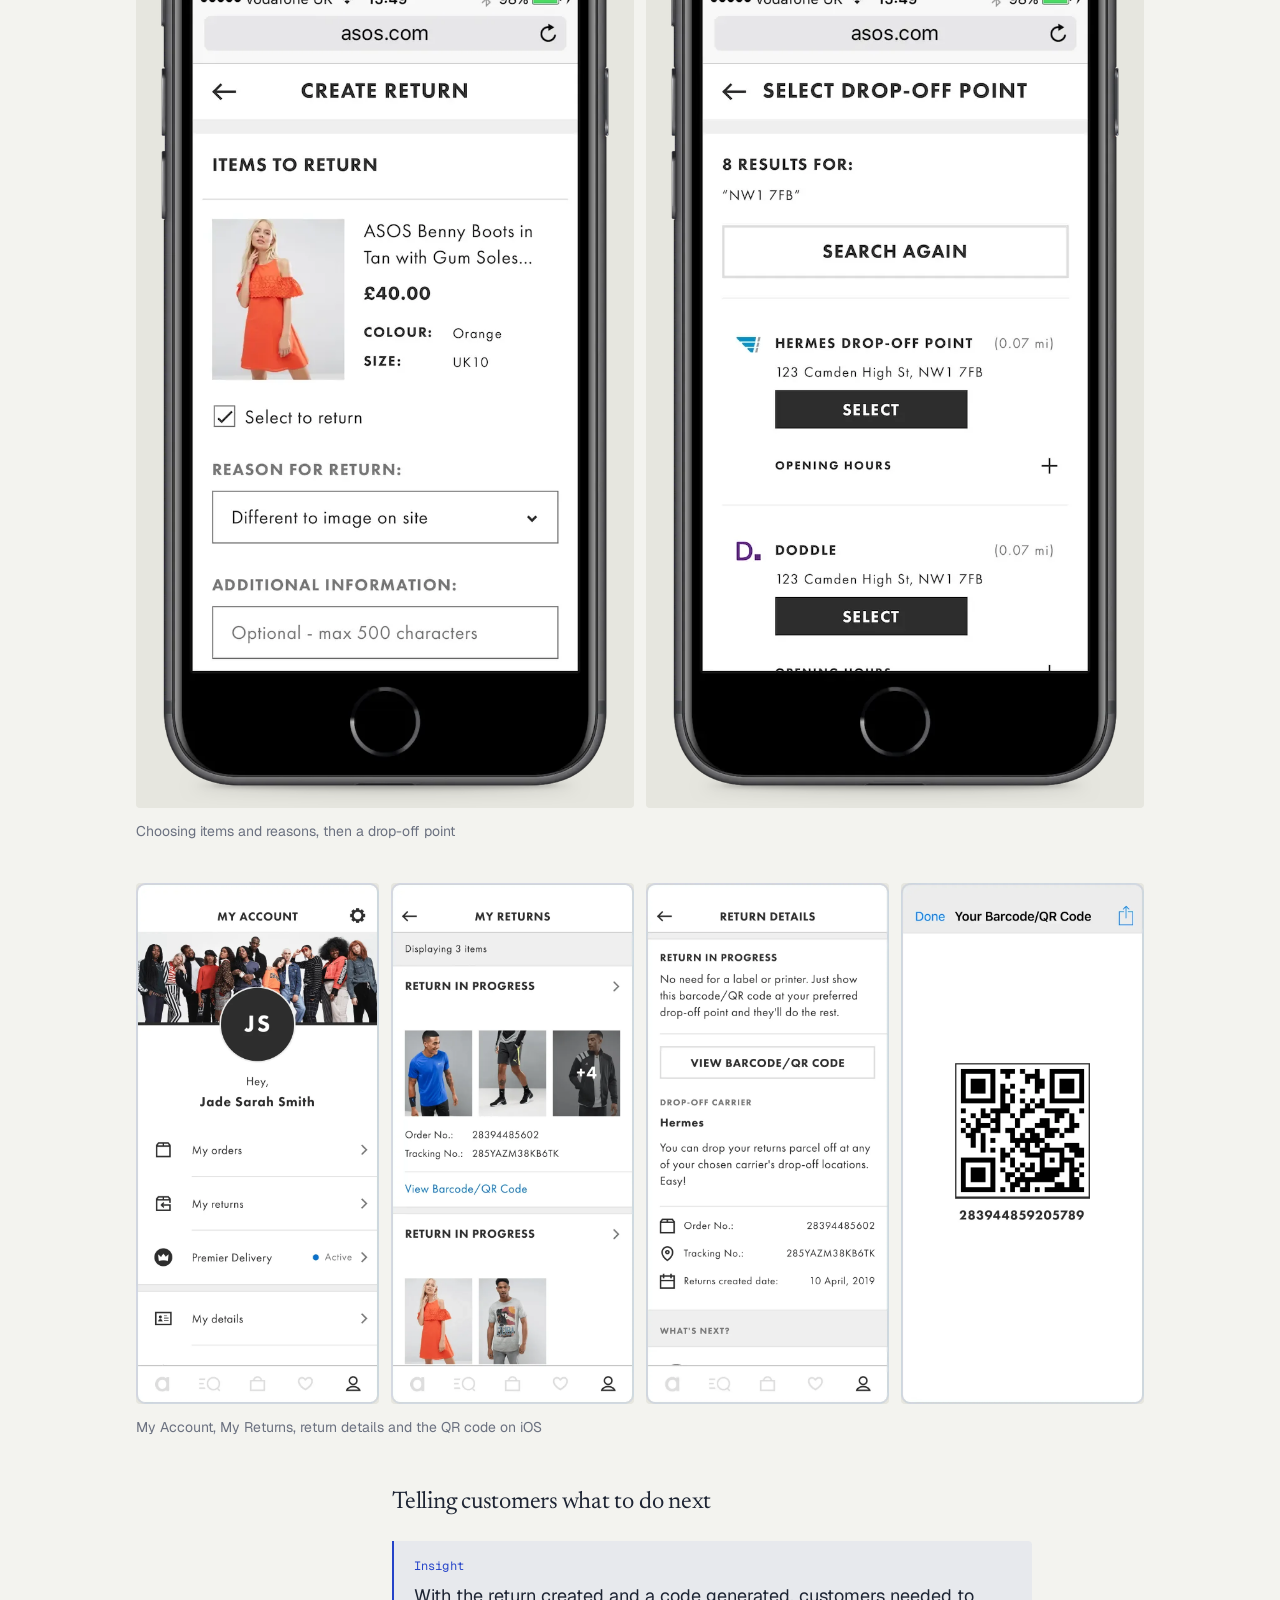
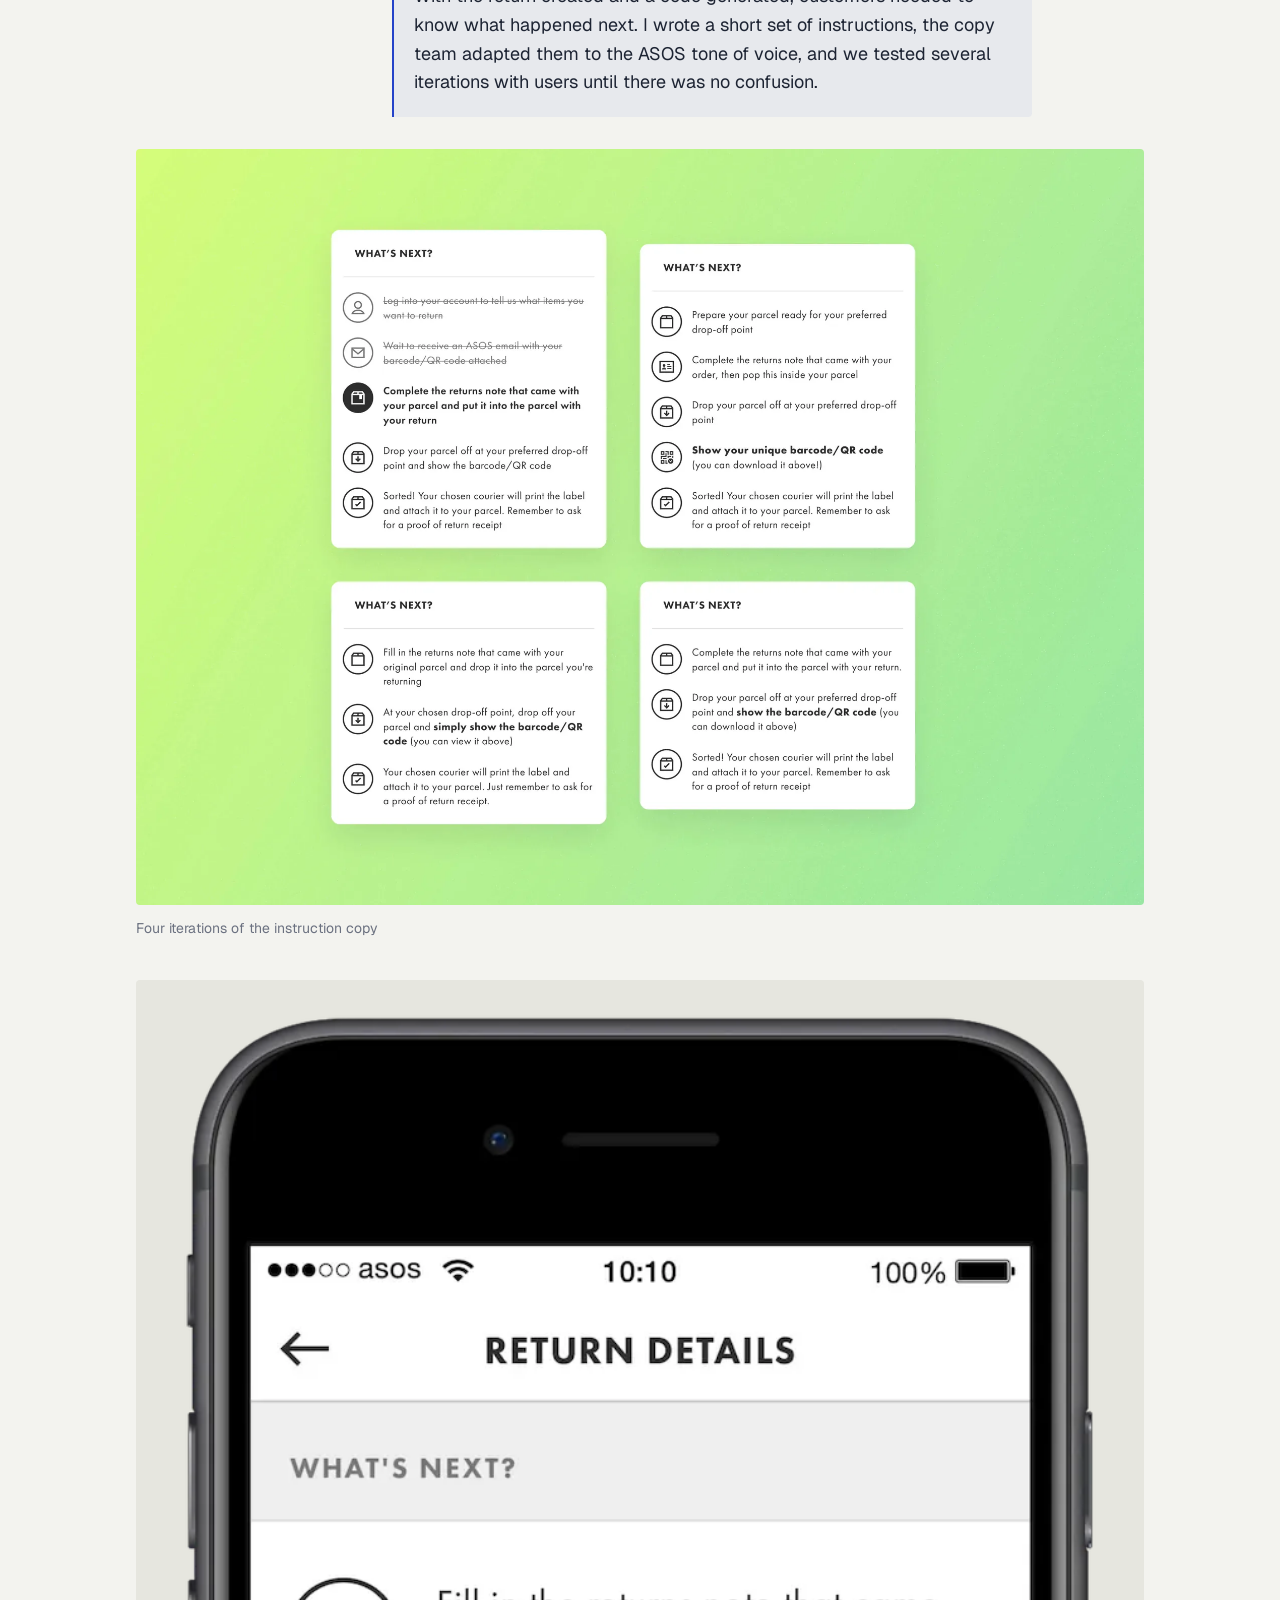
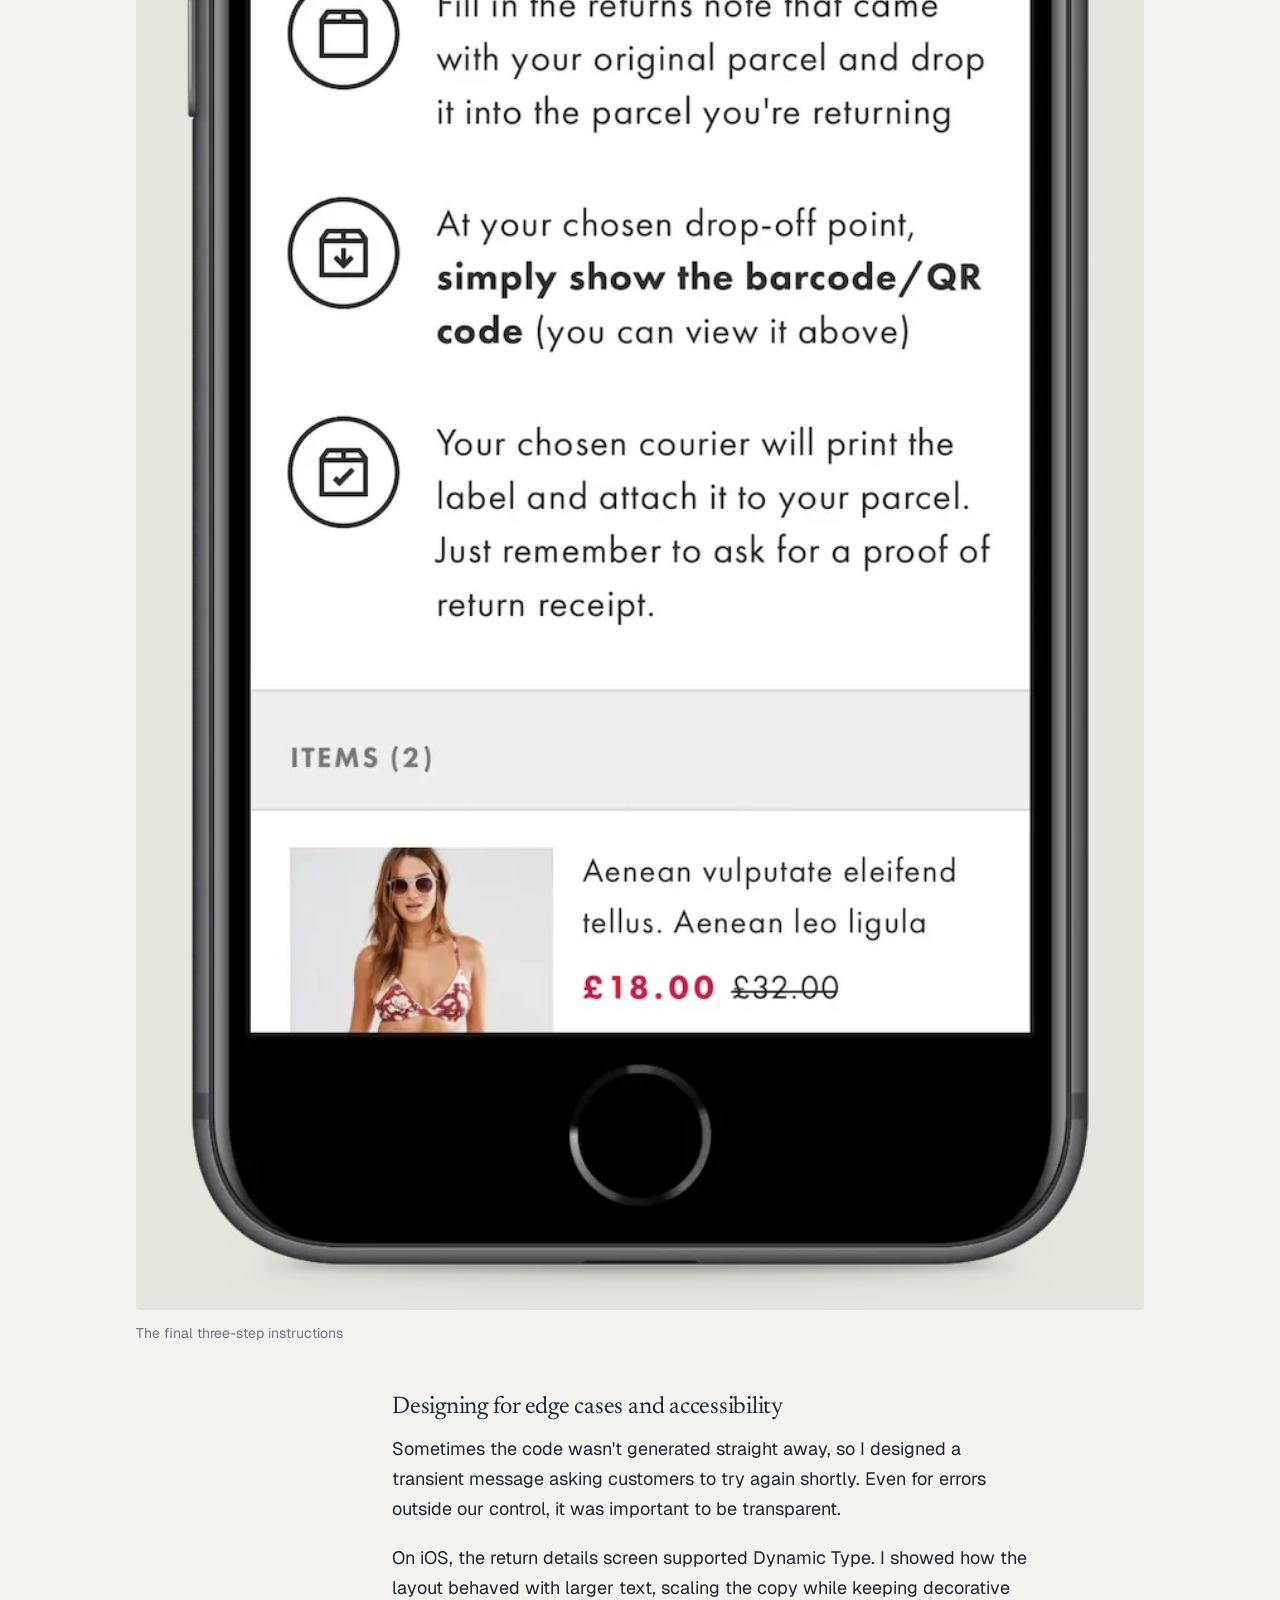
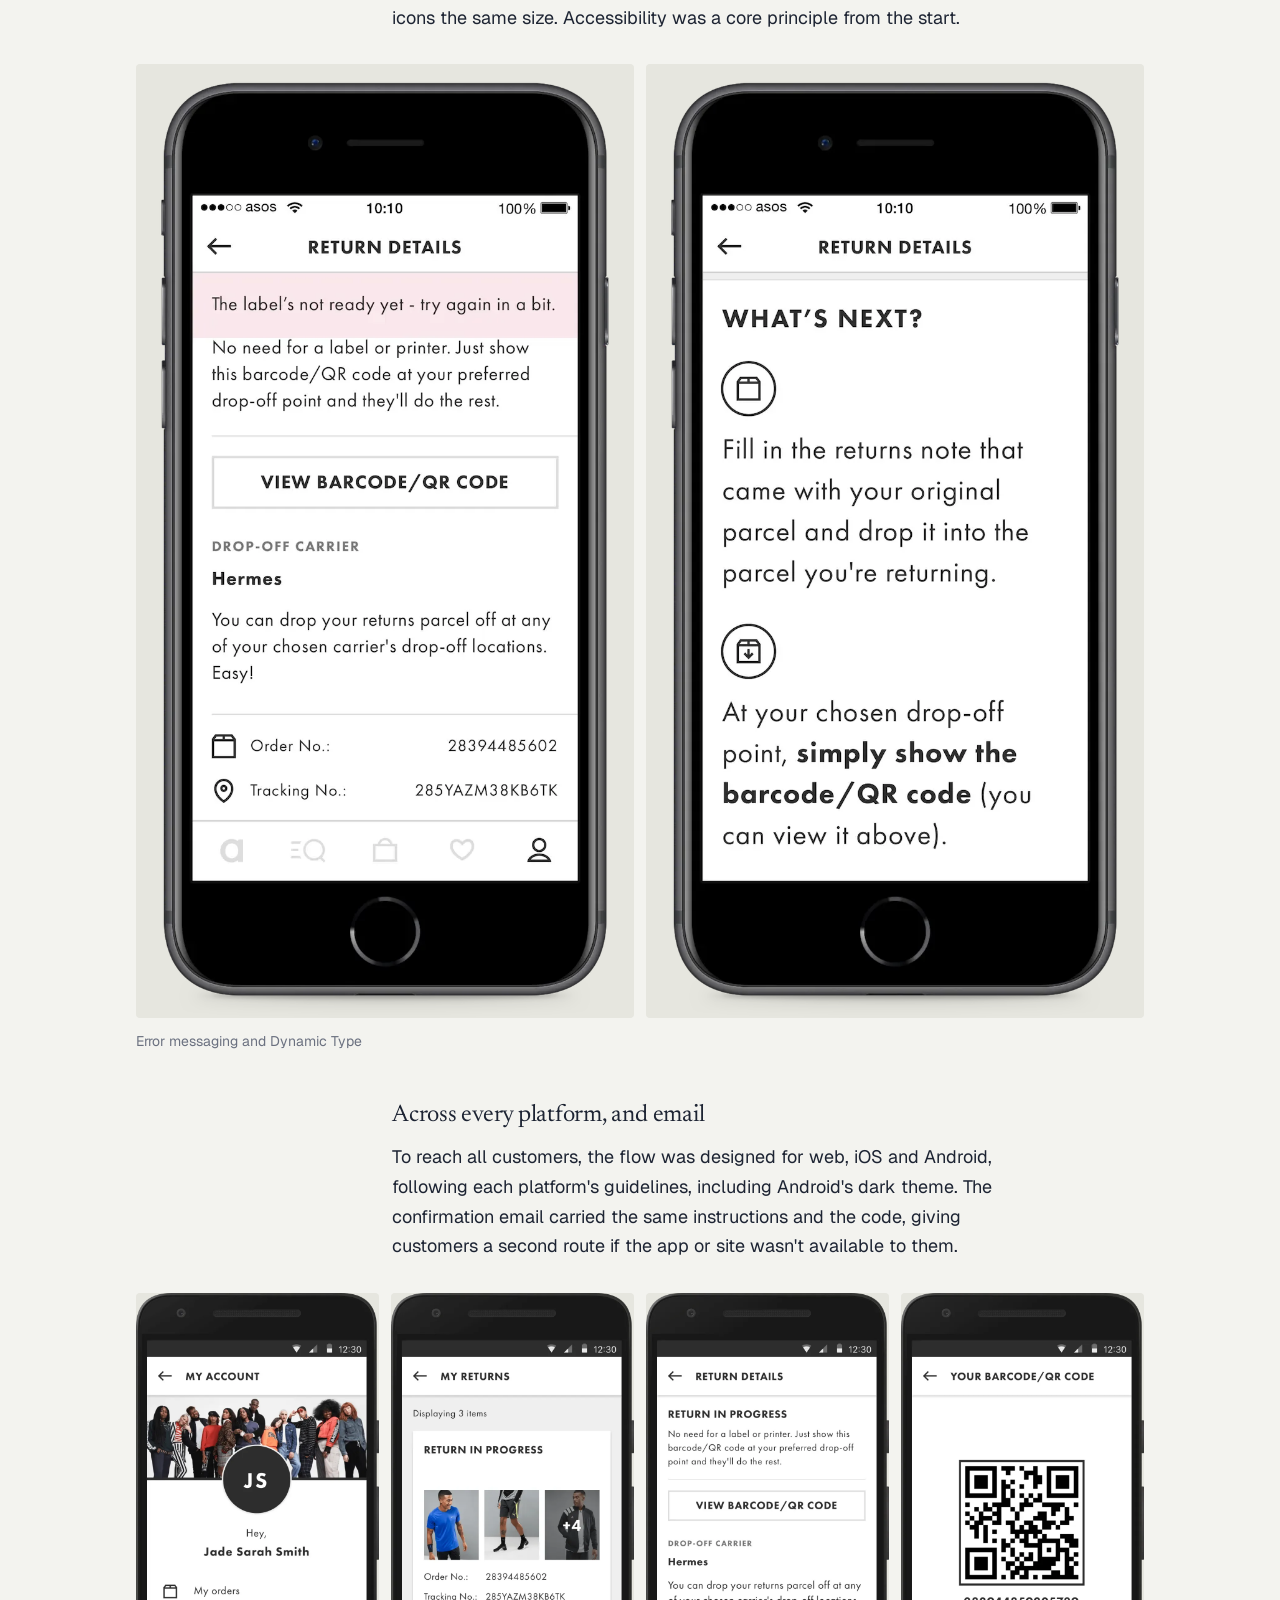
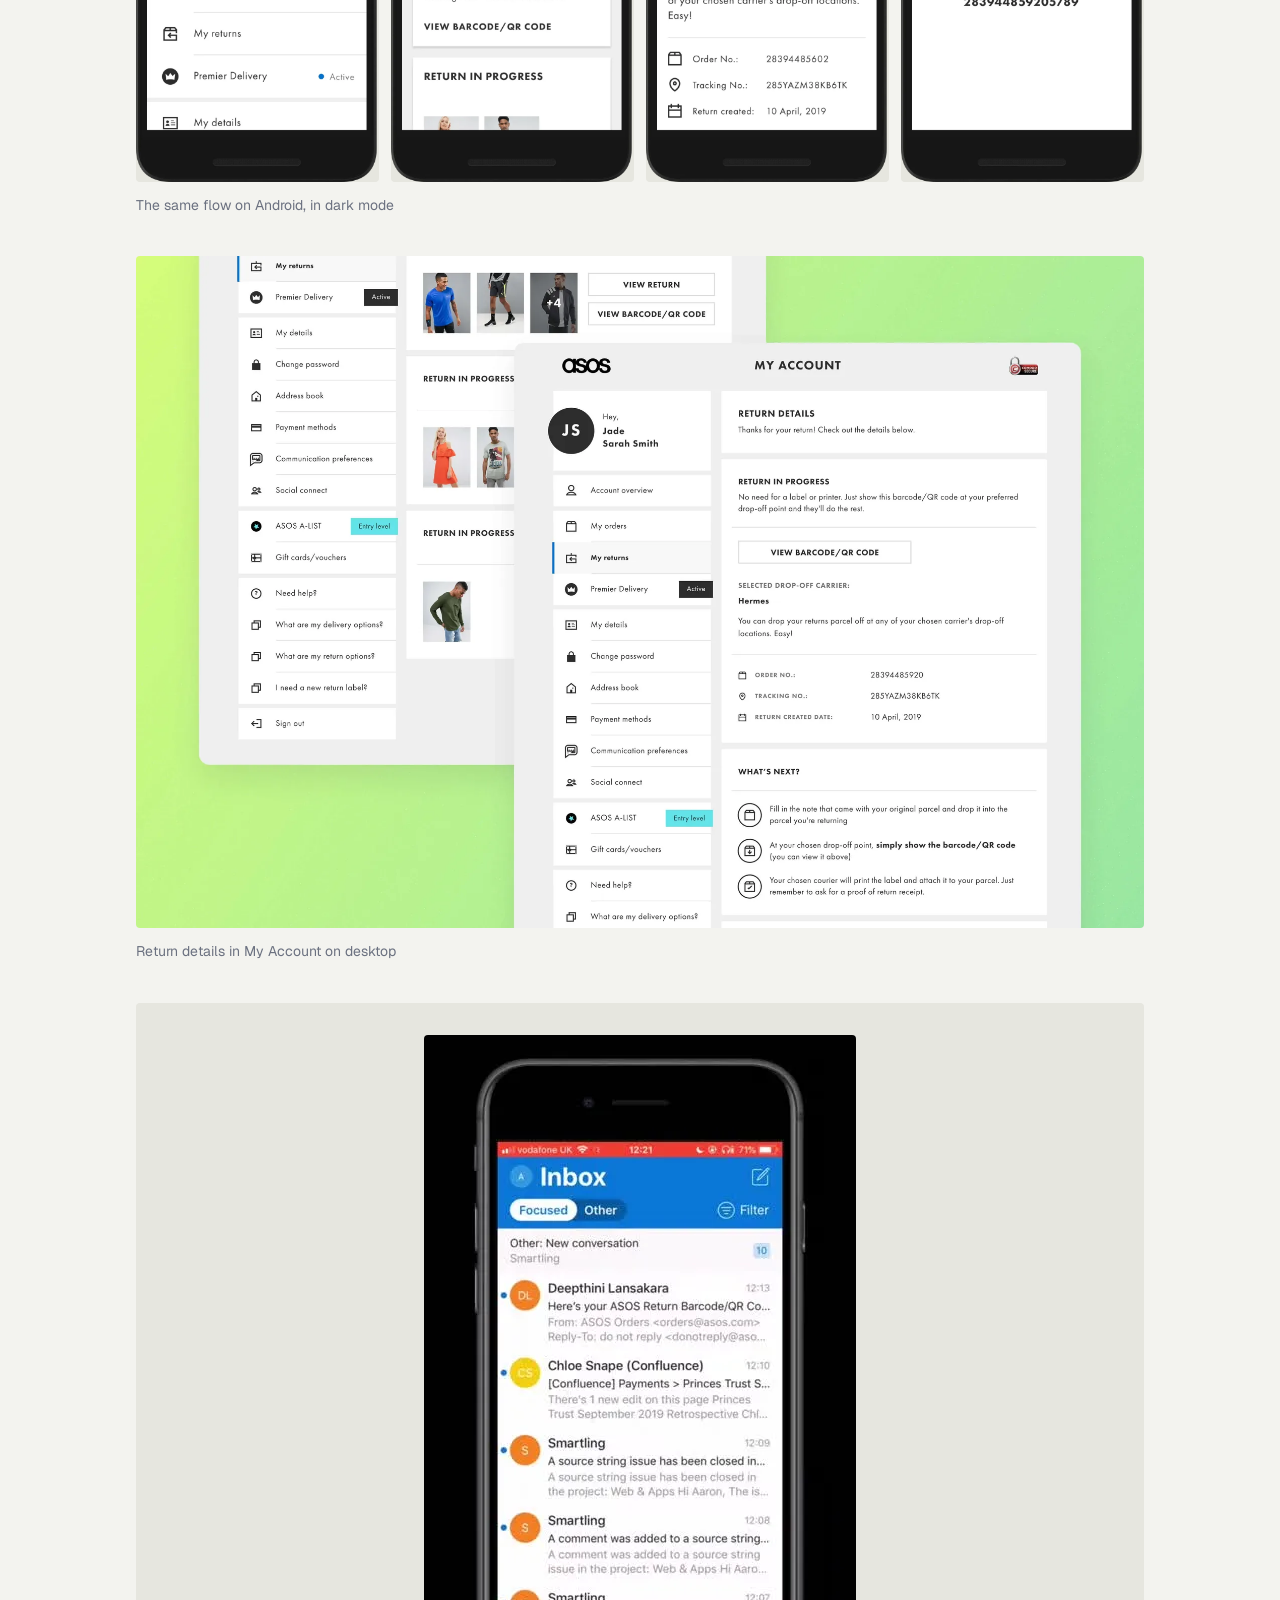
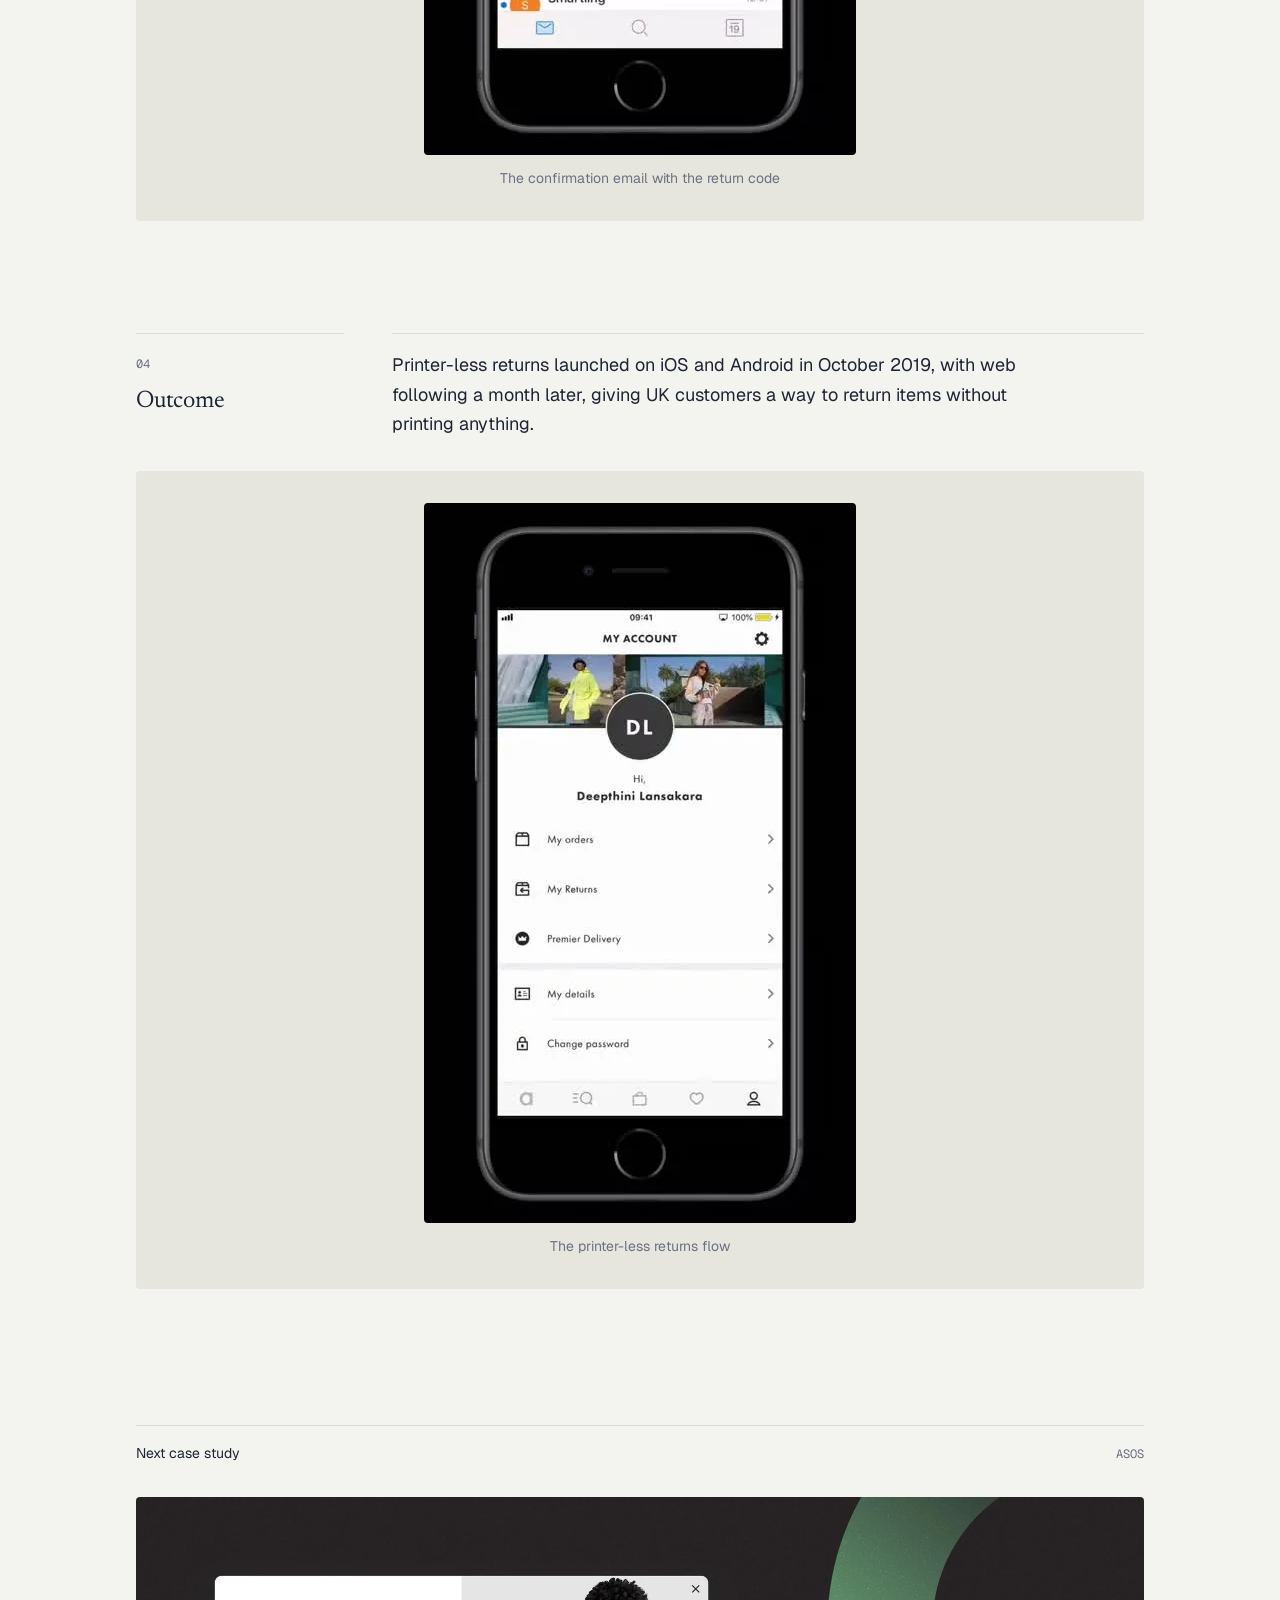
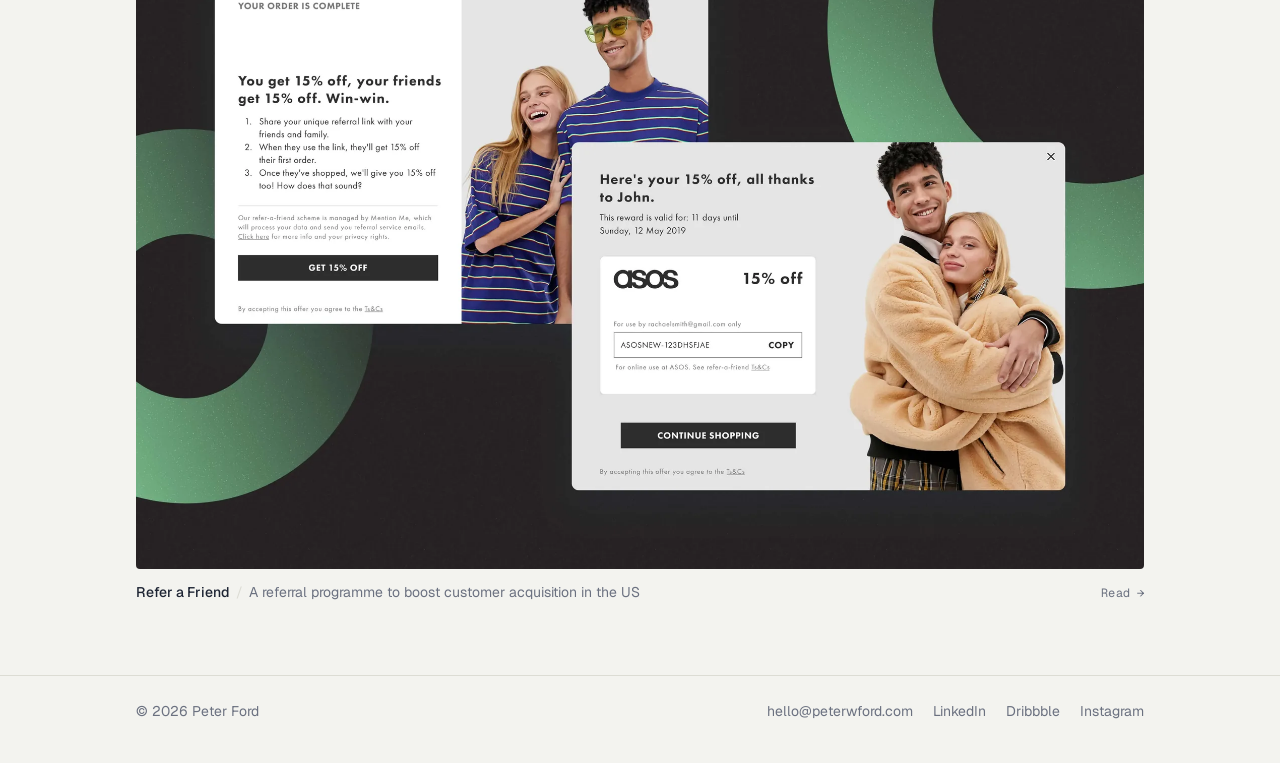
<file: asos-printerless-returns.html>
<!DOCTYPE html>
<html lang="en">
<head>
  <meta charset="utf-8">
  <meta name="viewport" content="width=device-width, initial-scale=1">
  <title>Printer-less Returns · ASOS case study · Peter Ford</title>
  <meta name="description" content="Every ASOS parcel included a paper returns form, around 64 million a year. They were easy to lose or fill in wrongly, and wasteful. Launched on iOS and Android in October 2019, with web following a month later.">
  <link rel="canonical" href="https://www.peterwford.com/asos-printerless-returns">
  <meta property="og:type" content="website">
  <meta property="og:url" content="https://www.peterwford.com/asos-printerless-returns">
  <meta property="og:title" content="Printer-less Returns · ASOS case study · Peter Ford">
  <meta property="og:description" content="Every ASOS parcel included a paper returns form, around 64 million a year. They were easy to lose or fill in wrongly, and wasteful. Launched on iOS and Android in October 2019, with web following a month later.">
  <meta property="og:image" content="https://www.peterwford.com/assets/og/asos-printerless-returns.jpg">
  <meta name="twitter:card" content="summary_large_image">
  <link rel="icon" href="favicon.png" type="image/png">
  <link rel="apple-touch-icon" href="apple-touch-icon.png">
  <link rel="preconnect" href="https://fonts.googleapis.com">
  <link rel="preconnect" href="https://fonts.gstatic.com" crossorigin>
  <link rel="stylesheet" href="https://fonts.googleapis.com/css2?family=Geist:wght@400;500&family=Geist+Mono:wght@400&family=Newsreader:ital,opsz,wght@0,6..72,400;1,6..72,400&display=swap">
  <link rel="stylesheet" href="styles.css">
  <script>try { var t = localStorage.getItem("theme"); if (t) document.documentElement.dataset.theme = t; } catch (e) {}</script>
</head>
<body>
  <a class="skip" href="#main">Skip to content</a>
  <header class="nav">
    <div class="wrap">
      <a class="nav__logo" href="./" aria-label="Pete Ford, home"><svg width="33" height="28" viewBox="0 0 47 40" aria-hidden="true" focusable="false"><path fill="currentColor" d="M35.25 8.53293C36.8802 8.53293 38.2029 9.82036 38.2029 11.4072C38.2029 12.994 36.8802 14.2814 35.25 14.2814H14.7644C14.7029 14.2814 14.6721 14.3413 14.6721 14.3713V25.7485L14.7531 25.7488C15.2848 25.751 18.3539 25.7635 21.5411 25.7765L22.0197 25.7784C22.0995 25.7788 22.1794 25.7791 22.2591 25.7794L22.7371 25.7814C25.757 25.7937 28.6106 25.8053 29.2234 25.8079L29.3257 25.8083C29.3386 25.8084 29.3449 25.8084 29.3442 25.8084V31.3174C29.3442 31.3473 29.3135 31.4072 29.252 31.4072H14.6721V34.2814C14.6721 37.4252 12.0576 40 8.79712 40V8.68264C8.79712 8.59281 8.85864 8.53293 8.95092 8.53293H35.25ZM35.25 0C41.7402 0 47 5.11976 47 11.4371L46.9984 11.6282C46.8936 17.8574 41.6746 22.8743 35.25 22.8743H17.7173C17.6865 22.8743 17.625 22.8443 17.625 22.7844V17.2754C17.625 17.2455 17.6558 17.1856 17.7173 17.1856H35.25C38.4797 17.1856 41.125 14.6108 41.125 11.4671C41.125 8.32335 38.5105 5.7485 35.25 5.7485H5.96728C5.90576 5.7485 5.875 5.77844 5.875 5.83832V31.4671C2.64529 31.4671 0 28.9222 0 25.7485V1.0479C0 0.479042 0.492147 0 1.07657 0H35.25Z"/></svg></a>
      <nav aria-label="Main">
        <ul class="nav__links">
          <li><a href="./#work">Work</a></li>
          <li><a href="./#about">About</a></li>
          <li><a href="./#contact">Contact</a></li>
          <li><button class="theme-toggle" id="theme-toggle" type="button" aria-label="Switch between light and dark mode">
            <svg width="16" height="16" viewBox="0 0 16 16" fill="none" stroke="currentColor" stroke-width="1.4" aria-hidden="true"><circle cx="8" cy="8" r="3.2"/><path d="M8 1v1.6M8 13.4V15M1 8h1.6M13.4 8H15M3.05 3.05l1.13 1.13M11.82 11.82l1.13 1.13M3.05 12.95l1.13-1.13M11.82 4.18l1.13-1.13"/></svg>
          </button></li>
        </ul>
      </nav>
    </div>
  </header>

  <main id="main">
    <header class="cs-head wrap">
      <a class="back" href="./#work">← All work</a>
      <p class="eyebrow mono">ASOS · Printer-less Returns</p>
      <h1>Reducing friction in the returns journey with QR codes</h1>
      <dl class="ledger">
        <div><dt>Role</dt><dd>Sole UX/UI designer</dd></div>
        <div><dt>Timeline</dt><dd>Apr – Oct 2019</dd></div>
        <div><dt>Disciplines</dt><dd>UX, UI, prototyping, cross-platform design, email design</dd></div>
      </dl>
    </header>

    <figure class="cs-hero wrap"><img src="assets/img/printerless-returns/asos-printerless-returns-ios-iphone-header-image.webp" srcset="assets/img/printerless-returns/asos-printerless-returns-ios-iphone-header-image-1000.webp 1000w, assets/img/printerless-returns/asos-printerless-returns-ios-iphone-header-image.webp 2000w" sizes="(min-width: 68rem) 64rem, 100vw" width="2000" height="1124" alt="ASOS Printer-less Returns screens on iOS" fetchpriority="high"></figure>

    <section class="tldr wrap" aria-label="Summary">
      <dl class="tldr__grid"><div><dt>Problem</dt><dd>Every ASOS parcel included a paper returns form, around 64 million a year. They were easy to lose or fill in wrongly, and wasteful.</dd></div><div><dt>My role</dt><dd>Sole UX/UI designer, turning the paper form into a digital returns flow across web, iOS, Android and email.</dd></div><div><dt>Key insight</dt><dd>Creating the return was the easy part. Customers needed to know exactly what to do next, so I tested several versions of the instructions until there was no confusion.</dd></div><div><dt>Outcome</dt><dd>Launched on iOS and Android in October 2019, with web following a month later.</dd></div></dl>
    </section>

    <section class="cs-sec wrap" aria-labelledby="s1">
      <div class="cs-sec__label"><span class="mono">01</span><h2 id="s1">Problem</h2></div>
      <div class="cs-sec__body">
        <p>To return items, ASOS customers filled in a paper form listing what they were sending back and why. Forms were misplaced or filled in wrongly, and printing them had a real economic and environmental cost: one in every parcel, around 64 million a year.</p>
        <figure class="fig fig--1"><div class="fig__grid"><div class="fig__cell"><img src="assets/img/printerless-returns/paper-returns-waste-illustration.webp" width="1100" height="870" alt="Graphic showing that 320,000kg of paper is equivalent to the weight of 3 blue whales, 55 elephants, or 50 T-rexes" loading="lazy" decoding="async"></div></div><figcaption>320,000kg of paper: the weight of 3 blue whales</figcaption></figure>
        <p>The goal was to move returns online. UK customers would create a return in My Account and get a barcode or QR code to show at their chosen carrier drop-off point.</p>
      </div>
    </section>
    <section class="cs-sec wrap" aria-labelledby="s2">
      <div class="cs-sec__label"><span class="mono">02</span><h2 id="s2">My role</h2></div>
      <div class="cs-sec__body">
        <p>I was the sole UX/UI designer on the project, responsible for translating the paper form into a digital experience across web, iOS and Android, and the confirmation email.</p>
      </div>
    </section>
    <section class="cs-sec wrap" aria-labelledby="s3">
      <div class="cs-sec__label"><span class="mono">03</span><h2 id="s3">Process</h2></div>
      <div class="cs-sec__body">
        <h3>From paper form to digital flow</h3>
        <p>I kept the mental model of the paper form: ticking an item became a checkbox, and the reason code became a dropdown with options like &quot;Doesn&#x27;t fit properly&quot; or &quot;Incorrect item received&quot;. Customers then entered their postcode to choose a drop-off point, with distance and opening hours shown to help them pick.</p>
        <figure class="fig fig--2"><div class="fig__grid"><div class="fig__cell"><img src="assets/img/printerless-returns/asos-printerless-returns-mobile-web-iphone-create-return-reason-design.webp" width="800" height="1532" alt="Mobile phone screen mockup showing selecting an item to return and the reason for the return" loading="lazy" decoding="async"></div><div class="fig__cell"><img src="assets/img/printerless-returns/asos-printerless-returns-mobile-web-iphone-choose-carrier-design.webp" width="800" height="1532" alt="Mobile phone screen mockup showing selecting a drop-off location when creating a return" loading="lazy" decoding="async"></div></div><figcaption>Choosing items and reasons, then a drop-off point</figcaption></figure>
        <figure class="fig fig--4"><div class="fig__grid"><div class="fig__cell"><img src="assets/img/printerless-returns/my-account-ios-1.webp" width="762" height="1636" alt="Mobile iOS screen showing the ASOS My Account section" loading="lazy" decoding="async"></div><div class="fig__cell"><img src="assets/img/printerless-returns/my-returns-ios-2.webp" width="762" height="1636" alt="Mobile iOS screen showing the My Returns section with returns in progress" loading="lazy" decoding="async"></div><div class="fig__cell"><img src="assets/img/printerless-returns/return-details-ios-3.webp" width="762" height="1636" alt="Mobile iOS screen showing the return details screens, showing drop-off carrier and other tracking details" loading="lazy" decoding="async"></div><div class="fig__cell"><img src="assets/img/printerless-returns/return-details-qr-code-4.webp" width="762" height="1636" alt="Mobile browser screen showing loaded QR code that a user would show at the drop-off location" loading="lazy" decoding="async"></div></div><figcaption>My Account, My Returns, return details and the QR code on iOS</figcaption></figure>
        <h3>Telling customers what to do next</h3>
        <aside class="insight"><p class="insight__label mono">Insight</p><p>With the return created and a code generated, customers needed to know what happened next. I wrote a short set of instructions, the copy team adapted them to the ASOS tone of voice, and we tested several iterations with users until there was no confusion.</p></aside>
        <figure class="fig fig--1"><div class="fig__grid"><div class="fig__cell"><img src="assets/img/printerless-returns/asos-printerless-returns-instructions-iterations.webp" srcset="assets/img/printerless-returns/asos-printerless-returns-instructions-iterations-1000.webp 1000w, assets/img/printerless-returns/asos-printerless-returns-instructions-iterations.webp 2000w" sizes="(min-width: 68rem) 64rem, 100vw" width="2000" height="1500" alt="Four iterations of copy for the printer-less returns journey instructions, located in the return details screen" loading="lazy" decoding="async"></div></div><figcaption>Four iterations of the instruction copy</figcaption></figure>
        <figure class="fig fig--1"><div class="fig__grid"><div class="fig__cell"><img src="assets/img/printerless-returns/asos-printerless-returns-iphone-new-instructions-design.webp" width="800" height="1532" alt="Mobile phone mockup showing a new set of 3-step instructions when completing a return" loading="lazy" decoding="async"></div></div><figcaption>The final three-step instructions</figcaption></figure>
        <h3>Designing for edge cases and accessibility</h3>
        <p>Sometimes the code wasn&#x27;t generated straight away, so I designed a transient message asking customers to try again shortly. Even for errors outside our control, it was important to be transparent.</p>
        <p>On iOS, the return details screen supported Dynamic Type. I showed how the layout behaved with larger text, scaling the copy while keeping decorative icons the same size. Accessibility was a core principle from the start.</p>
        <figure class="fig fig--2"><div class="fig__grid"><div class="fig__cell"><img src="assets/img/printerless-returns/asos-printerless-returns-iphone-ios-error-messaging-design.webp" width="800" height="1532" alt="Mobile phone screen mockup showing error message when the QR or barcode is not ready" loading="lazy" decoding="async"></div><div class="fig__cell"><img src="assets/img/printerless-returns/asos-printerless-returns-iphone-ios-dynamic-type-design.webp" width="800" height="1532" alt="Mobile phone screen mockup showing accessible iOS dynamic text to allow users to scale text" loading="lazy" decoding="async"></div></div><figcaption>Error messaging and Dynamic Type</figcaption></figure>
        <h3>Across every platform, and email</h3>
        <p>To reach all customers, the flow was designed for web, iOS and Android, following each platform&#x27;s guidelines, including Android&#x27;s dark theme. The confirmation email carried the same instructions and the code, giving customers a second route if the app or site wasn&#x27;t available to them.</p>
        <figure class="fig fig--4"><div class="fig__grid"><div class="fig__cell"><img src="assets/img/printerless-returns/my-account-android.webp" width="800" height="1610" alt="Mobile Android screen showing the ASOS My Account section" loading="lazy" decoding="async"></div><div class="fig__cell"><img src="assets/img/printerless-returns/my-returns-android.webp" width="800" height="1610" alt="Mobile Android screen showing the My Returns section with returns in progress" loading="lazy" decoding="async"></div><div class="fig__cell"><img src="assets/img/printerless-returns/return-details-android.webp" width="800" height="1610" alt="Mobile Android screen showing the return details screens, showing drop-off carrier and other tracking details" loading="lazy" decoding="async"></div><div class="fig__cell"><img src="assets/img/printerless-returns/barcode-qr-android.webp" width="800" height="1610" alt="Mobile Android screen showing the loaded QR code" loading="lazy" decoding="async"></div></div><figcaption>The same flow on Android, in dark mode</figcaption></figure>
        <figure class="fig fig--1"><div class="fig__grid"><div class="fig__cell"><img src="assets/img/printerless-returns/asos-printerless-returns-desktop-dashboard-design.webp" srcset="assets/img/printerless-returns/asos-printerless-returns-desktop-dashboard-design-1000.webp 1000w, assets/img/printerless-returns/asos-printerless-returns-desktop-dashboard-design.webp 2000w" sizes="(min-width: 68rem) 64rem, 100vw" width="2000" height="1333" alt="Two desktop mockups showing the return details information in the My Account section of the ASOS experience" loading="lazy" decoding="async"></div></div><figcaption>Return details in My Account on desktop</figcaption></figure>
        <figure class="fig fig--video">
          <video src="assets/video/returns-email.mp4" poster="assets/video/returns-email.webp" autoplay muted loop playsinline preload="metadata" aria-label="The confirmation email with the return code"></video>
          <figcaption>The confirmation email with the return code</figcaption>
        </figure>
      </div>
    </section>
    <section class="cs-sec wrap" aria-labelledby="s4">
      <div class="cs-sec__label"><span class="mono">04</span><h2 id="s4">Outcome</h2></div>
      <div class="cs-sec__body">
        <p>Printer-less returns launched on iOS and Android in October 2019, with web following a month later, giving UK customers a way to return items without printing anything.</p>
        <figure class="fig fig--video">
          <video src="assets/video/returns-demo.mp4" poster="assets/video/returns-demo.webp" autoplay muted loop playsinline preload="metadata" aria-label="The printer-less returns flow"></video>
          <figcaption>The printer-less returns flow</figcaption>
        </figure>
      </div>
    </section>

    <section class="next wrap" aria-labelledby="next-h">
      <div class="section__head"><h2 id="next-h">Next case study</h2><span class="mono">ASOS</span></div>
      <a class="plate" href="asos-refer-a-friend">
        <div class="plate__img"><img src="assets/img/home/refer-a-friend.webp" srcset="assets/img/home/refer-a-friend-1000.webp 1000w, assets/img/home/refer-a-friend.webp 2000w" sizes="(min-width: 68rem) 64rem, 100vw" width="2000" height="1333" alt="Refer a Friend screens for referrers and referees on desktop" loading="lazy" decoding="async"></div>
        <div class="plate__cap"><span><strong>Refer a Friend</strong><span class="sep">/</span><span class="sub">A referral programme to boost customer acquisition in the US</span></span><span class="mono sub">Read →</span></div>
      </a>
    </section>
  </main>
  <footer class="footer">
    <div class="wrap">
      <span>© 2026 Peter Ford</span>
      <ul>
        <li><a href="mailto:hello@peterwford.com">hello@peterwford.com</a></li>
        <li><a href="https://www.linkedin.com/in/peterwford/">LinkedIn</a></li>
        <li><a href="https://dribbble.com/pete_ford27">Dribbble</a></li>
        <li><a href="https://www.instagram.com/petewford/">Instagram</a></li>
      </ul>
    </div>
  </footer>
  <script src="script.js"></script>
</body>
</html>
</file>
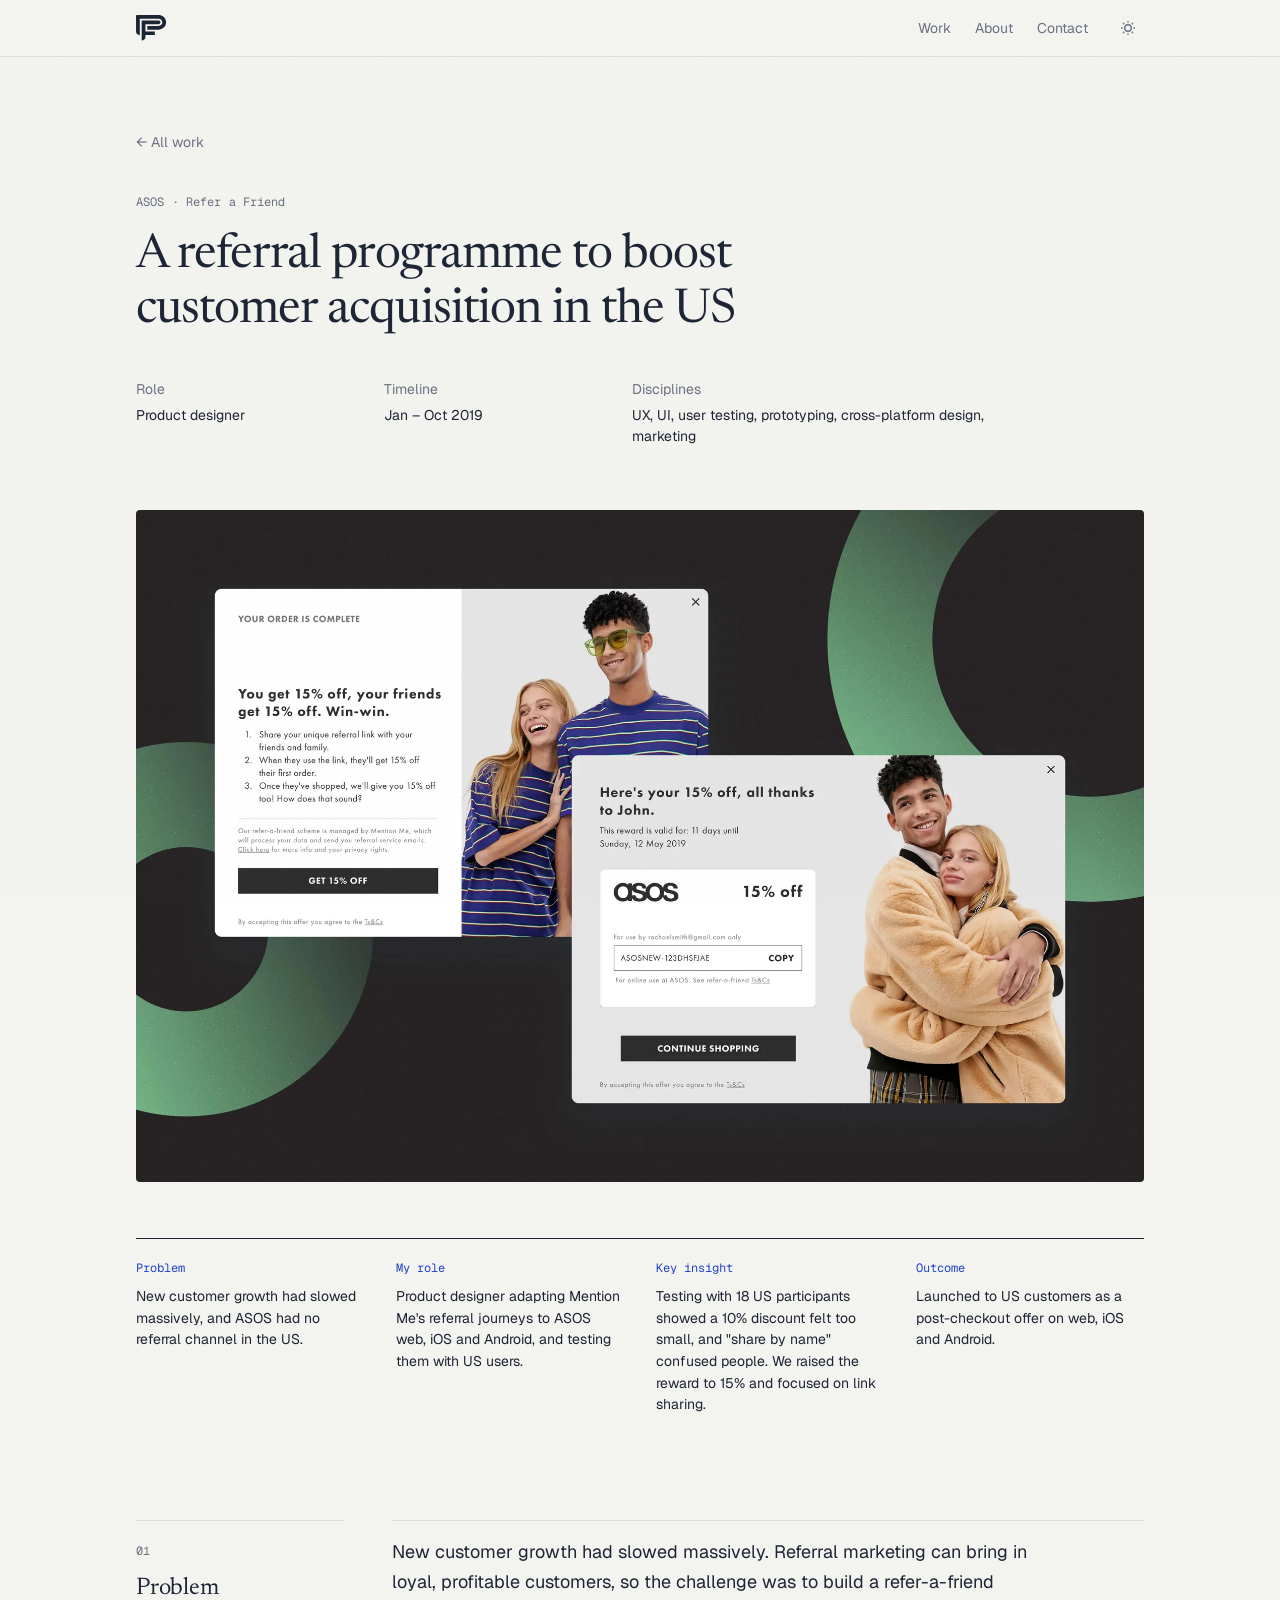
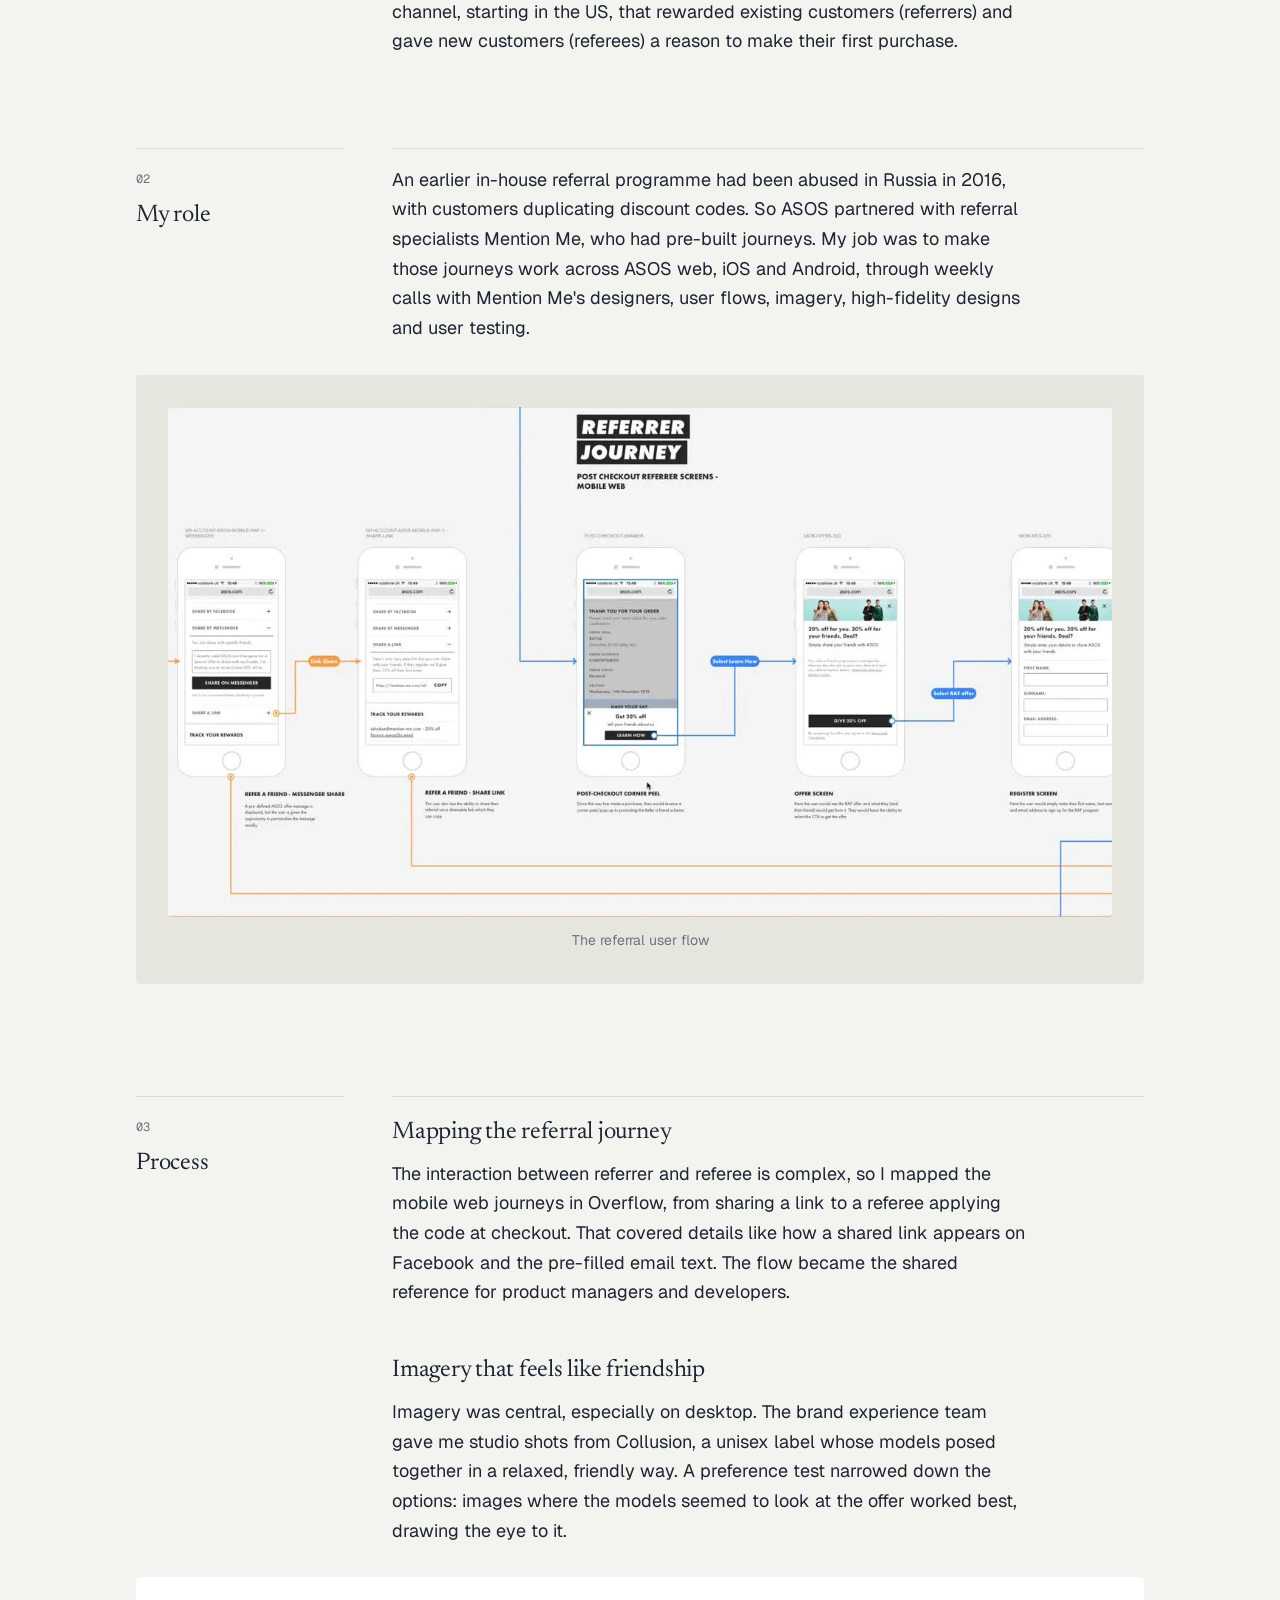
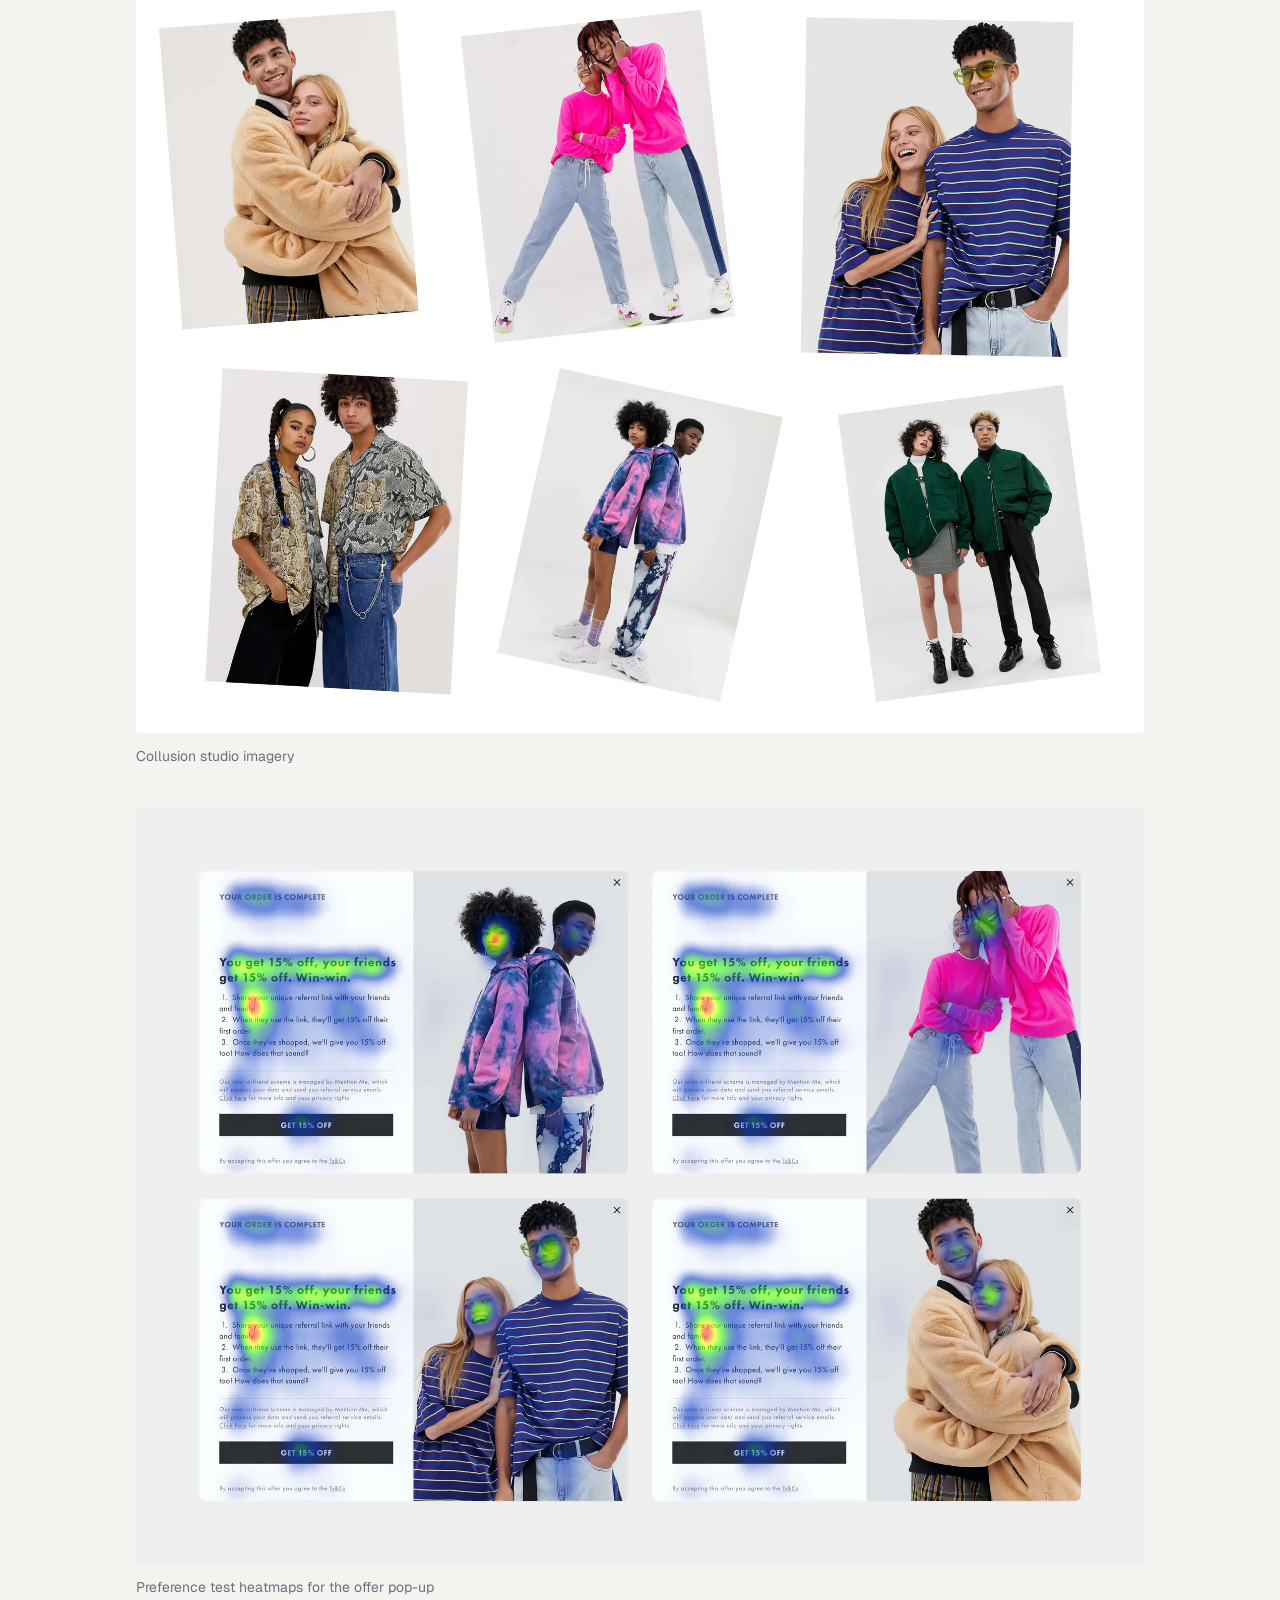
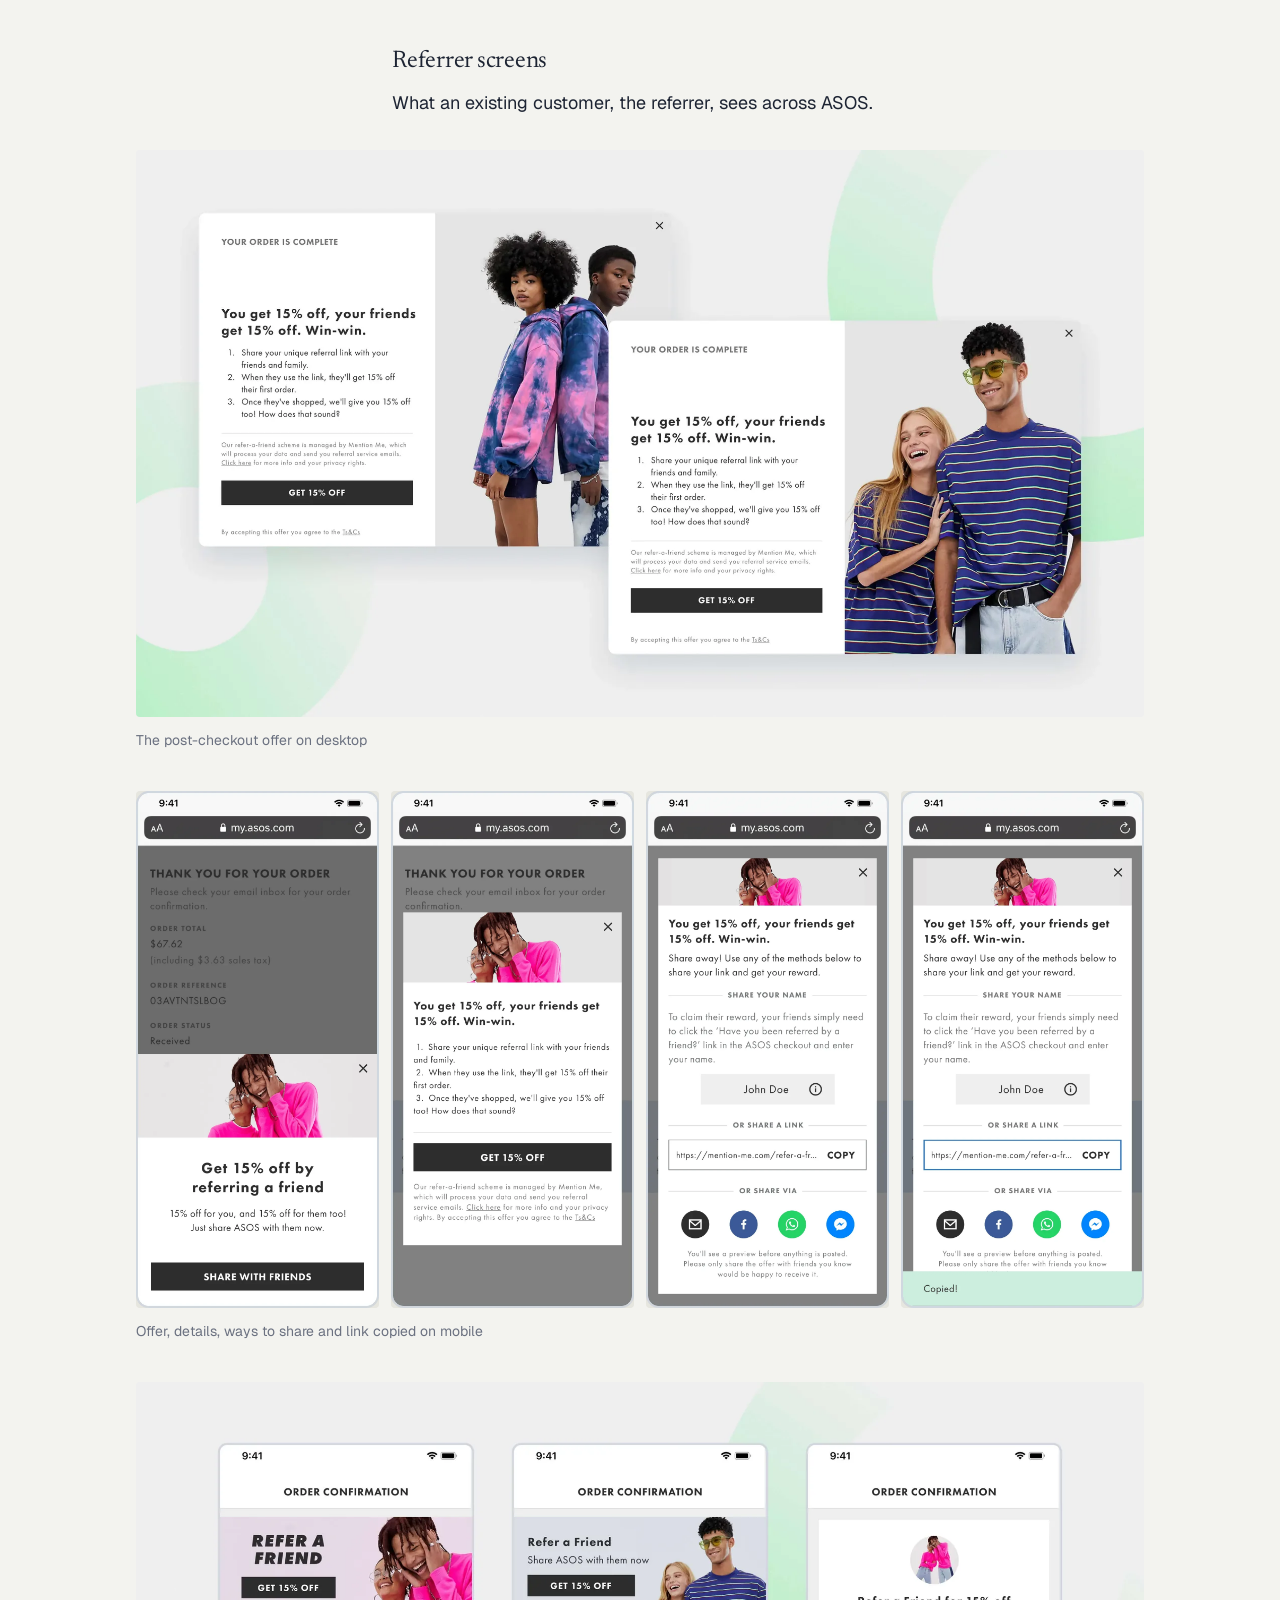
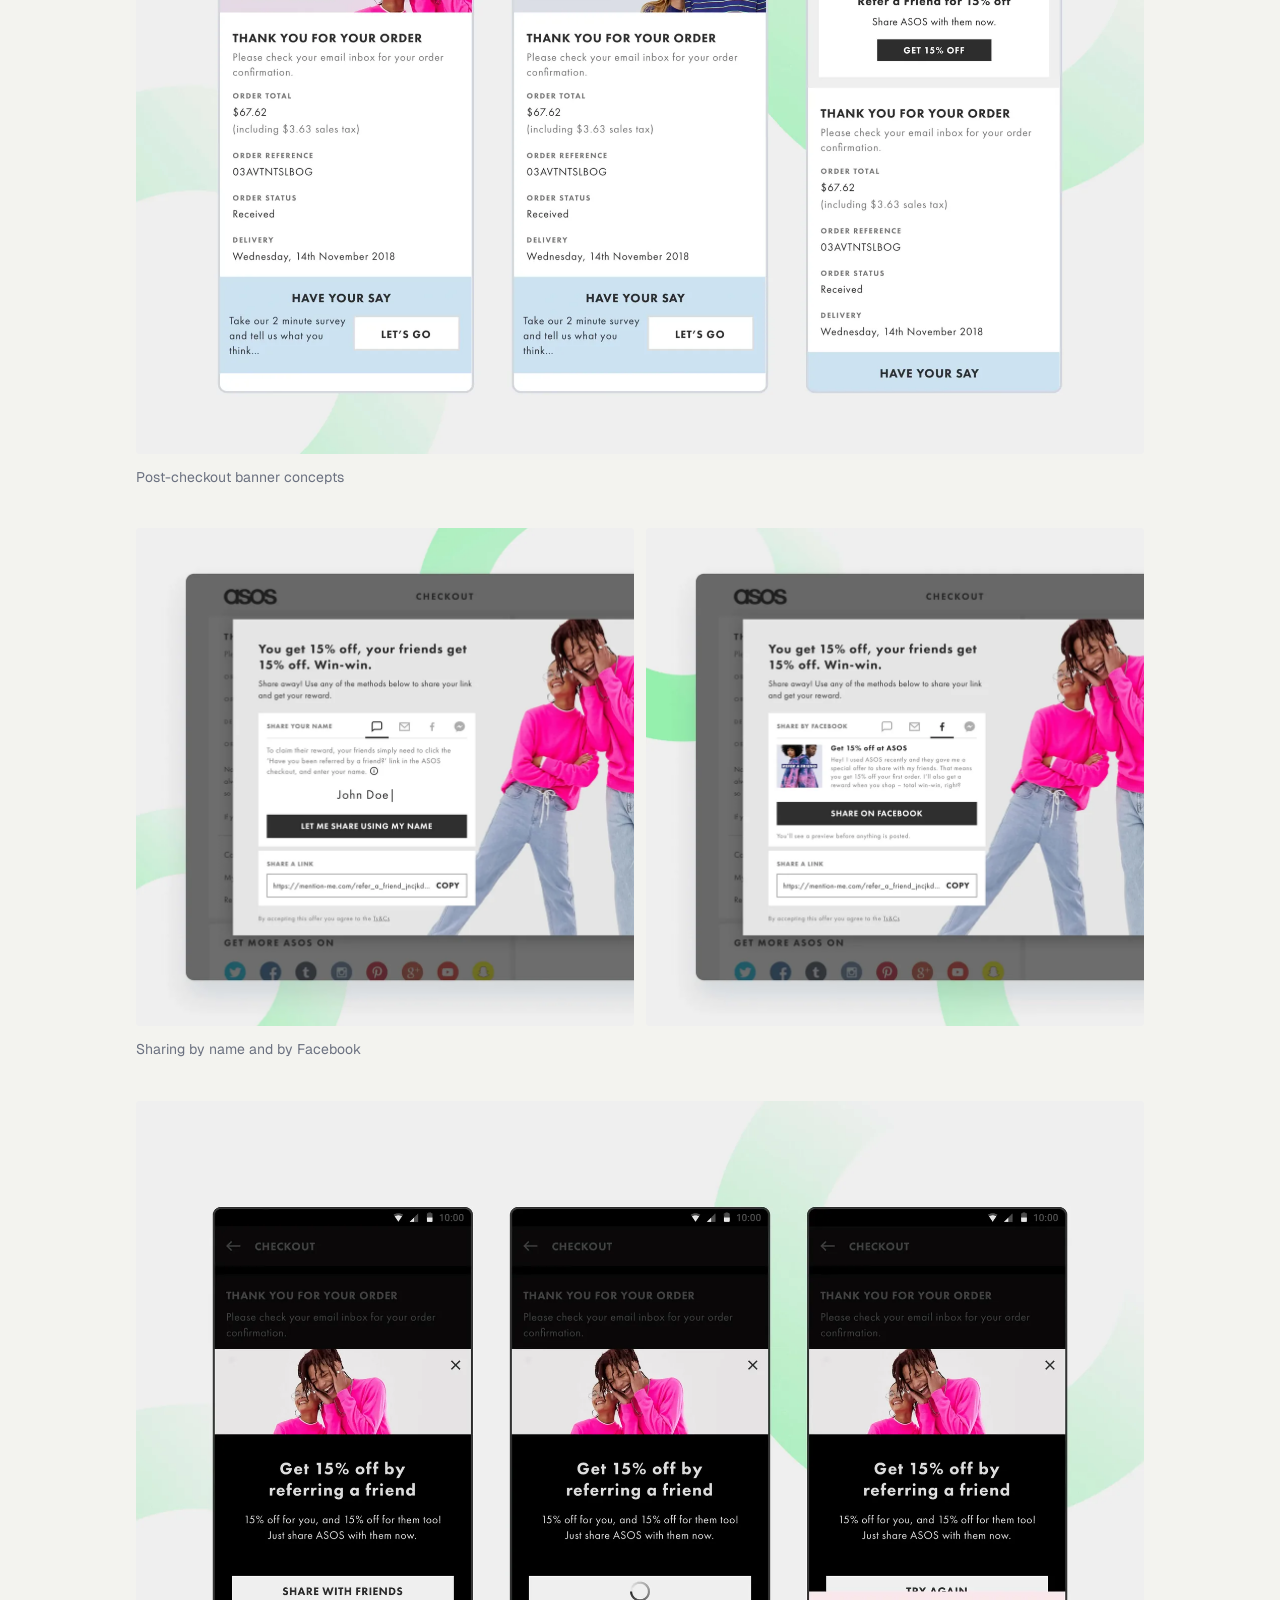
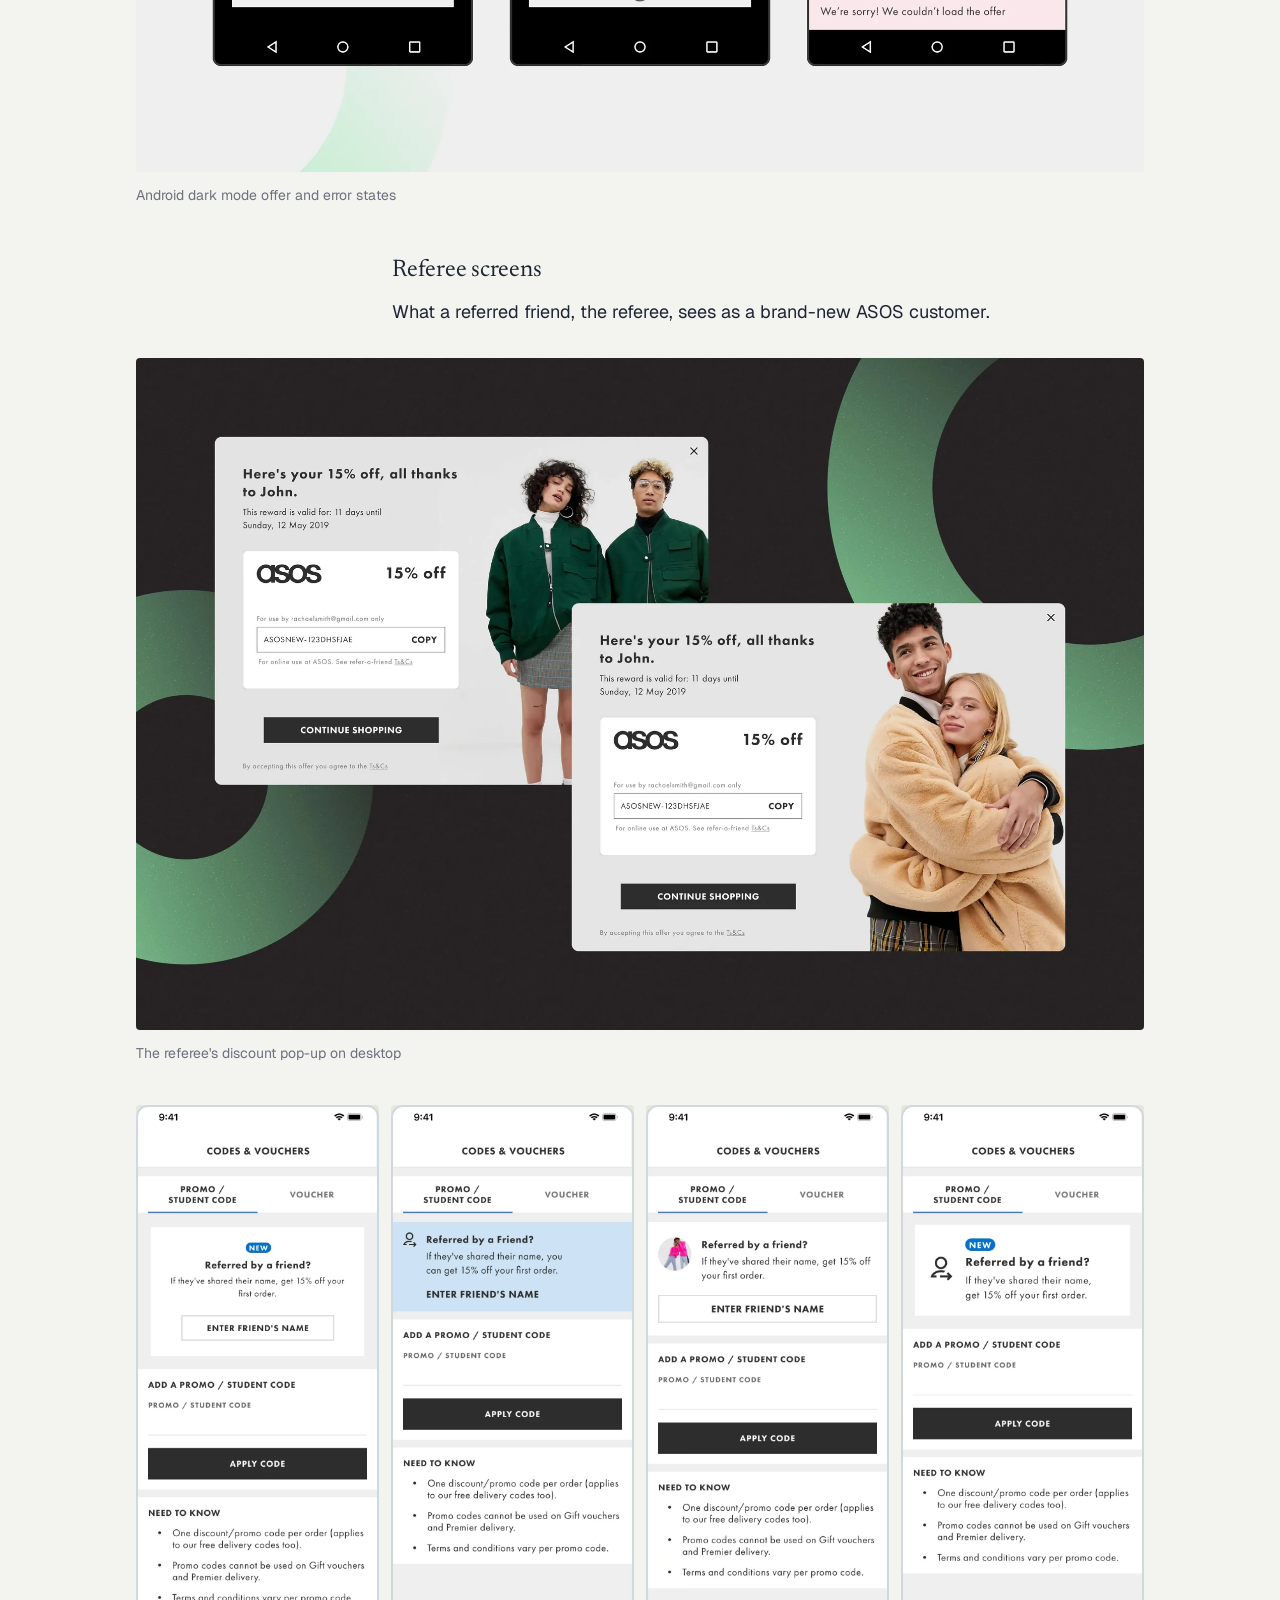
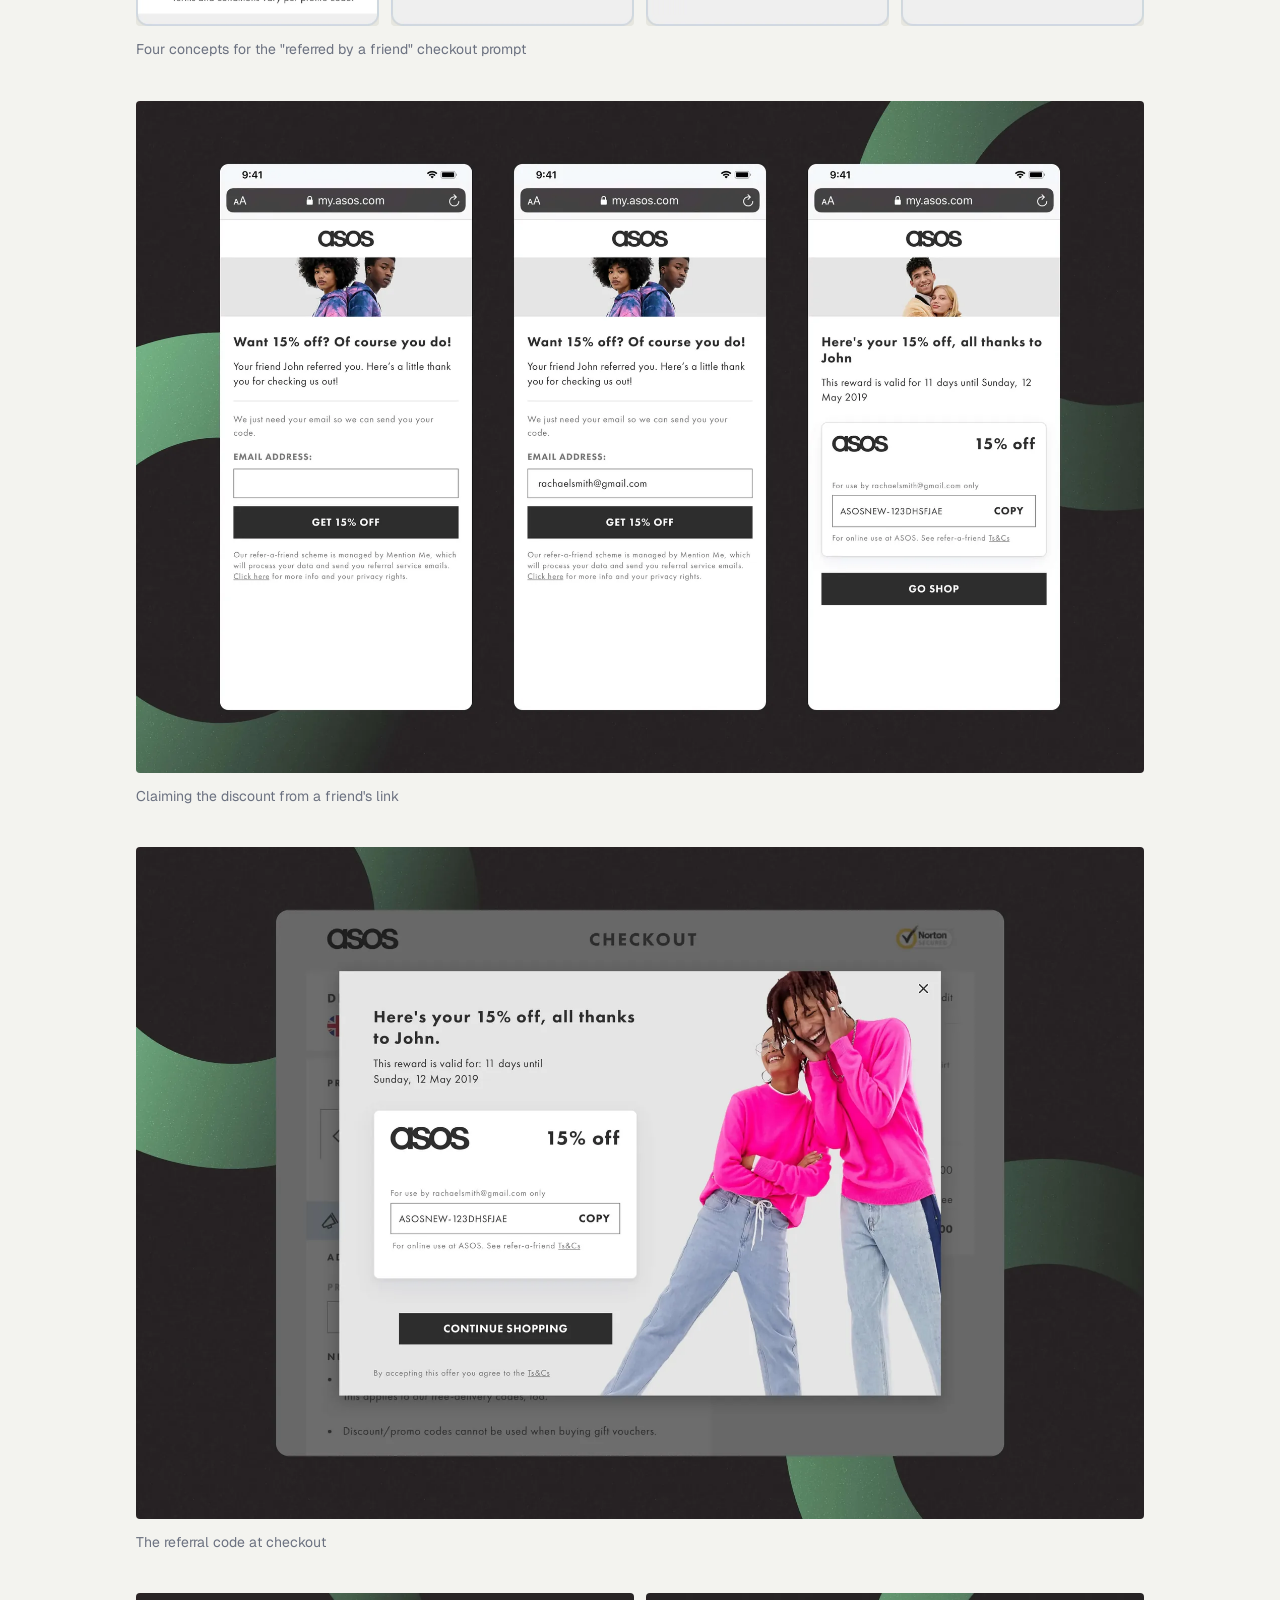
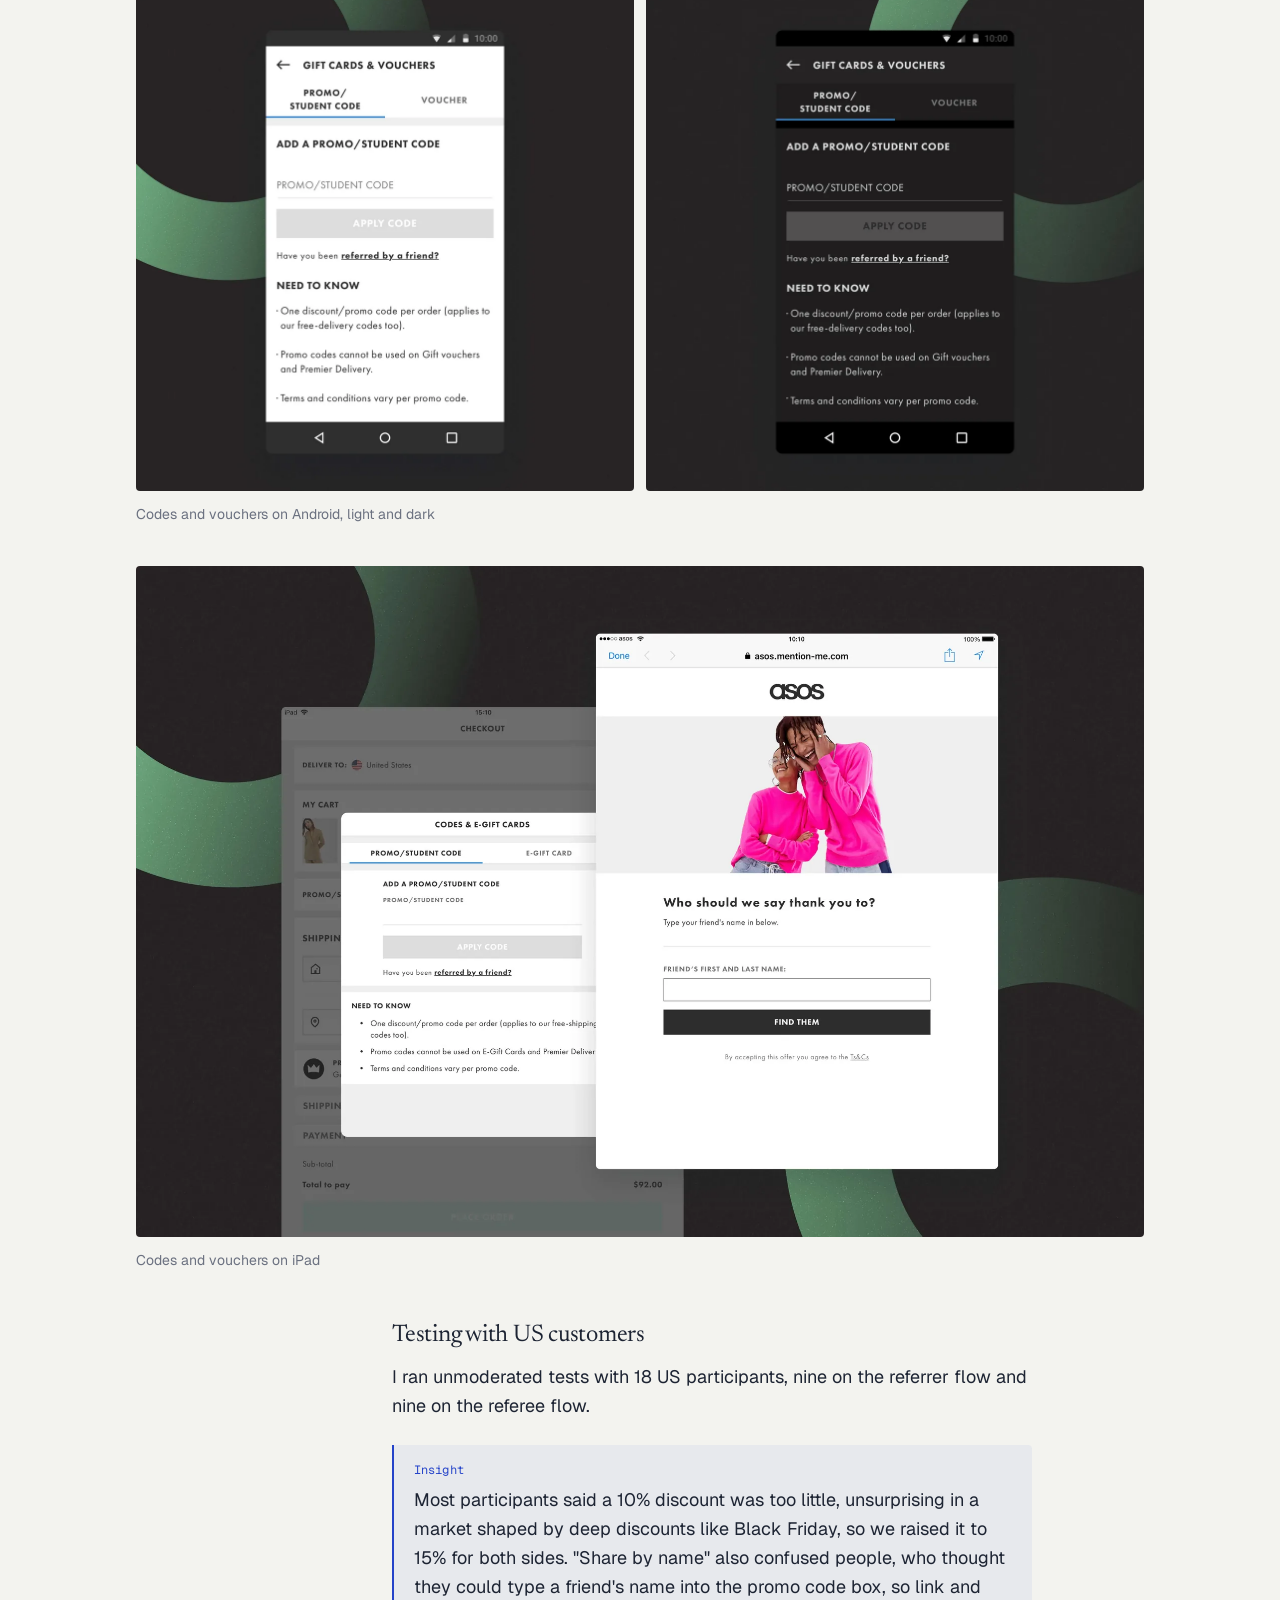
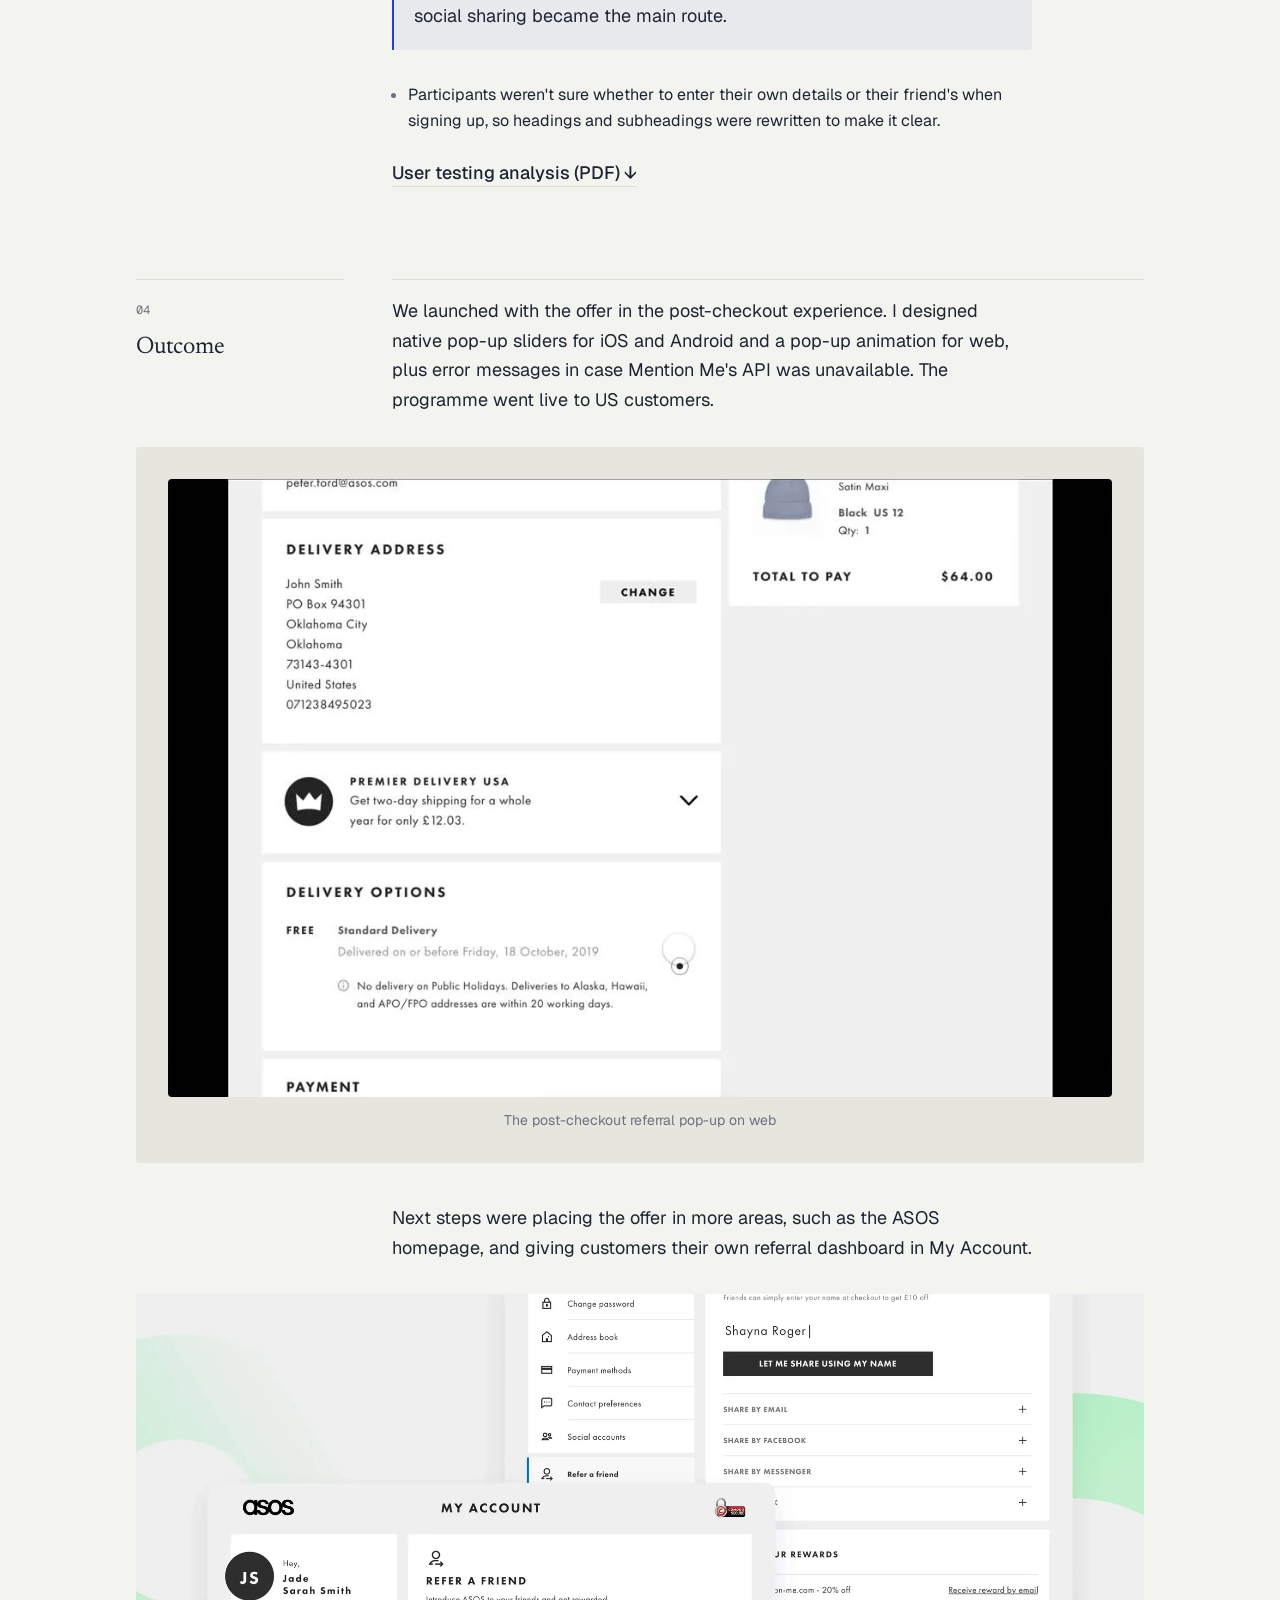
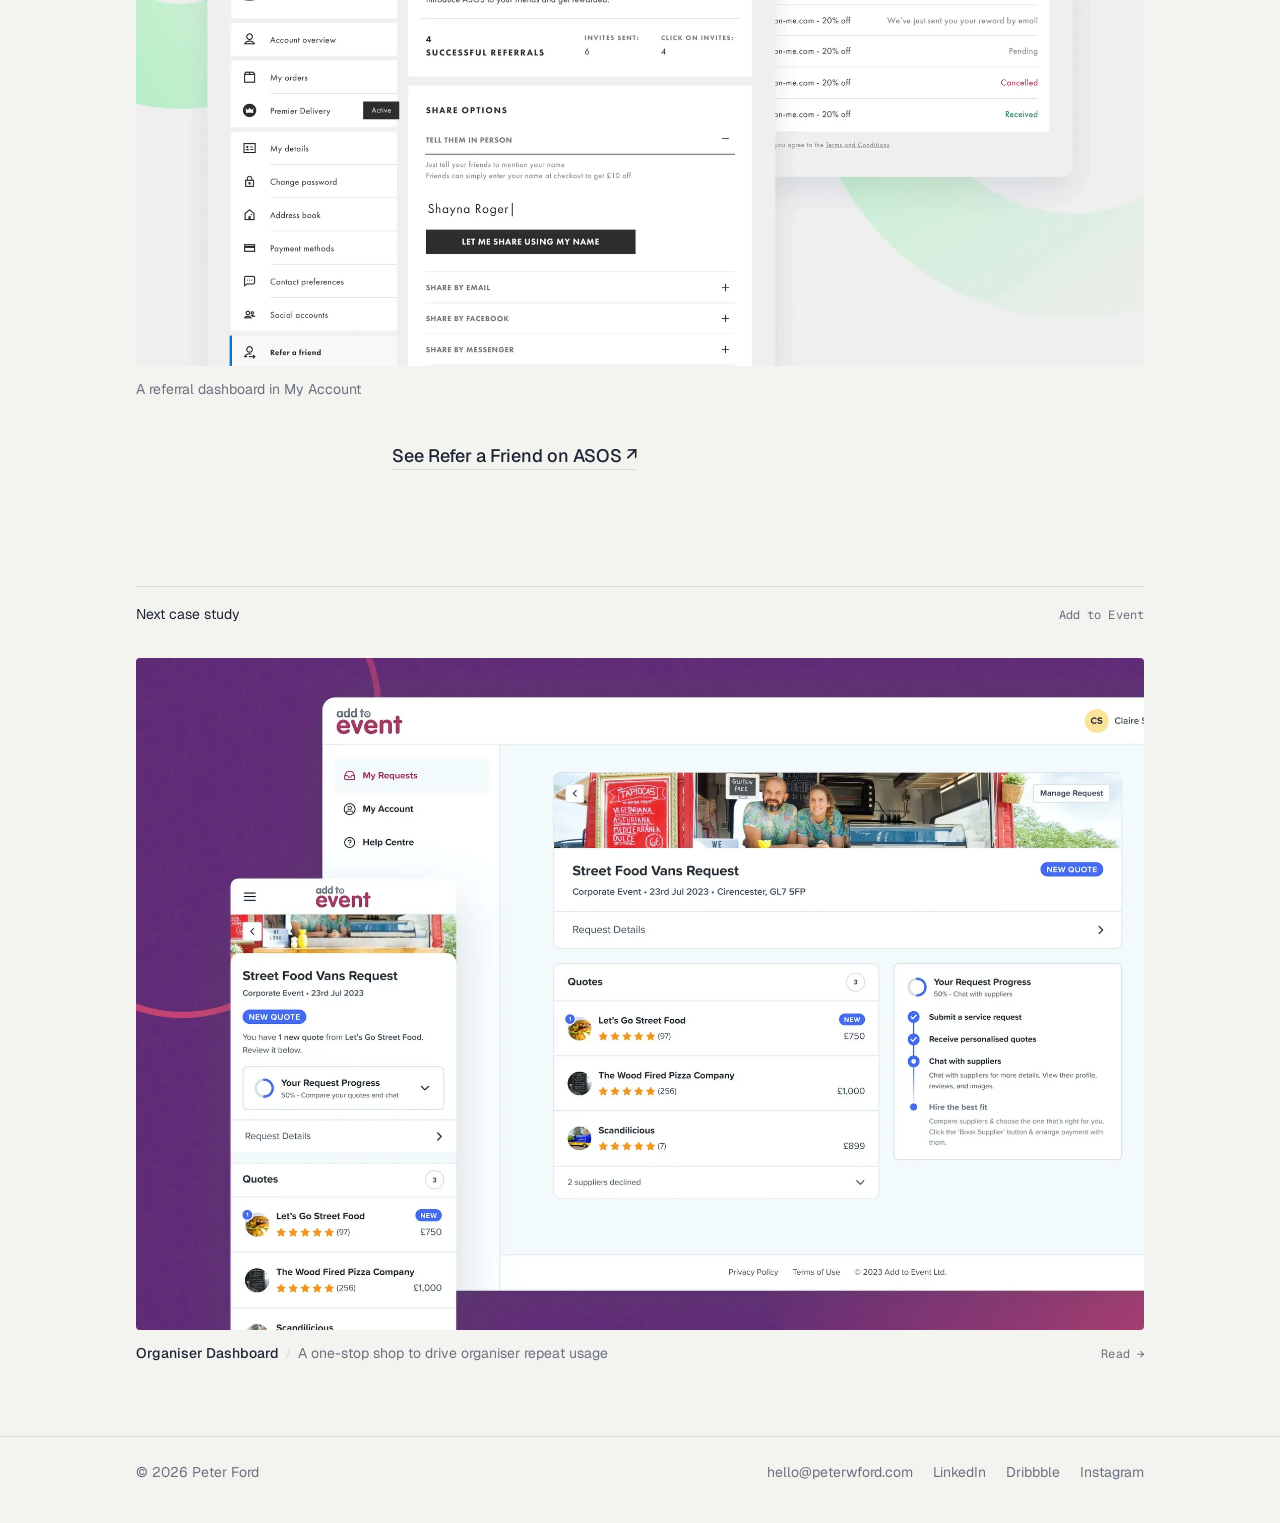
<file: asos-refer-a-friend.html>
<!DOCTYPE html>
<html lang="en">
<head>
  <meta charset="utf-8">
  <meta name="viewport" content="width=device-width, initial-scale=1">
  <title>Refer a Friend · ASOS case study · Peter Ford</title>
  <meta name="description" content="New customer growth had slowed massively, and ASOS had no referral channel in the US. Launched to US customers as a post-checkout offer on web, iOS and Android.">
  <link rel="canonical" href="https://www.peterwford.com/asos-refer-a-friend">
  <meta property="og:type" content="website">
  <meta property="og:url" content="https://www.peterwford.com/asos-refer-a-friend">
  <meta property="og:title" content="Refer a Friend · ASOS case study · Peter Ford">
  <meta property="og:description" content="New customer growth had slowed massively, and ASOS had no referral channel in the US. Launched to US customers as a post-checkout offer on web, iOS and Android.">
  <meta property="og:image" content="https://www.peterwford.com/assets/og/asos-refer-a-friend.jpg">
  <meta name="twitter:card" content="summary_large_image">
  <link rel="icon" href="favicon.png" type="image/png">
  <link rel="apple-touch-icon" href="apple-touch-icon.png">
  <link rel="preconnect" href="https://fonts.googleapis.com">
  <link rel="preconnect" href="https://fonts.gstatic.com" crossorigin>
  <link rel="stylesheet" href="https://fonts.googleapis.com/css2?family=Geist:wght@400;500&family=Geist+Mono:wght@400&family=Newsreader:ital,opsz,wght@0,6..72,400;1,6..72,400&display=swap">
  <link rel="stylesheet" href="styles.css">
  <script>try { var t = localStorage.getItem("theme"); if (t) document.documentElement.dataset.theme = t; } catch (e) {}</script>
</head>
<body>
  <a class="skip" href="#main">Skip to content</a>
  <header class="nav">
    <div class="wrap">
      <a class="nav__logo" href="./" aria-label="Pete Ford, home"><svg width="33" height="28" viewBox="0 0 47 40" aria-hidden="true" focusable="false"><path fill="currentColor" d="M35.25 8.53293C36.8802 8.53293 38.2029 9.82036 38.2029 11.4072C38.2029 12.994 36.8802 14.2814 35.25 14.2814H14.7644C14.7029 14.2814 14.6721 14.3413 14.6721 14.3713V25.7485L14.7531 25.7488C15.2848 25.751 18.3539 25.7635 21.5411 25.7765L22.0197 25.7784C22.0995 25.7788 22.1794 25.7791 22.2591 25.7794L22.7371 25.7814C25.757 25.7937 28.6106 25.8053 29.2234 25.8079L29.3257 25.8083C29.3386 25.8084 29.3449 25.8084 29.3442 25.8084V31.3174C29.3442 31.3473 29.3135 31.4072 29.252 31.4072H14.6721V34.2814C14.6721 37.4252 12.0576 40 8.79712 40V8.68264C8.79712 8.59281 8.85864 8.53293 8.95092 8.53293H35.25ZM35.25 0C41.7402 0 47 5.11976 47 11.4371L46.9984 11.6282C46.8936 17.8574 41.6746 22.8743 35.25 22.8743H17.7173C17.6865 22.8743 17.625 22.8443 17.625 22.7844V17.2754C17.625 17.2455 17.6558 17.1856 17.7173 17.1856H35.25C38.4797 17.1856 41.125 14.6108 41.125 11.4671C41.125 8.32335 38.5105 5.7485 35.25 5.7485H5.96728C5.90576 5.7485 5.875 5.77844 5.875 5.83832V31.4671C2.64529 31.4671 0 28.9222 0 25.7485V1.0479C0 0.479042 0.492147 0 1.07657 0H35.25Z"/></svg></a>
      <nav aria-label="Main">
        <ul class="nav__links">
          <li><a href="./#work">Work</a></li>
          <li><a href="./#about">About</a></li>
          <li><a href="./#contact">Contact</a></li>
          <li><button class="theme-toggle" id="theme-toggle" type="button" aria-label="Switch between light and dark mode">
            <svg width="16" height="16" viewBox="0 0 16 16" fill="none" stroke="currentColor" stroke-width="1.4" aria-hidden="true"><circle cx="8" cy="8" r="3.2"/><path d="M8 1v1.6M8 13.4V15M1 8h1.6M13.4 8H15M3.05 3.05l1.13 1.13M11.82 11.82l1.13 1.13M3.05 12.95l1.13-1.13M11.82 4.18l1.13-1.13"/></svg>
          </button></li>
        </ul>
      </nav>
    </div>
  </header>

  <main id="main">
    <header class="cs-head wrap">
      <a class="back" href="./#work">← All work</a>
      <p class="eyebrow mono">ASOS · Refer a Friend</p>
      <h1>A referral programme to boost customer acquisition in the US</h1>
      <dl class="ledger">
        <div><dt>Role</dt><dd>Product designer</dd></div>
        <div><dt>Timeline</dt><dd>Jan – Oct 2019</dd></div>
        <div><dt>Disciplines</dt><dd>UX, UI, user testing, prototyping, cross-platform design, marketing</dd></div>
      </dl>
    </header>

    <figure class="cs-hero wrap"><img src="assets/img/refer-a-friend/asos-refer-a-friend-project-image.webp" srcset="assets/img/refer-a-friend/asos-refer-a-friend-project-image-1000.webp 1000w, assets/img/refer-a-friend/asos-refer-a-friend-project-image.webp 2000w" sizes="(min-width: 68rem) 64rem, 100vw" width="2000" height="1333" alt="Refer a Friend screens for referrers and referees on desktop" fetchpriority="high"></figure>

    <section class="tldr wrap" aria-label="Summary">
      <dl class="tldr__grid"><div><dt>Problem</dt><dd>New customer growth had slowed massively, and ASOS had no referral channel in the US.</dd></div><div><dt>My role</dt><dd>Product designer adapting Mention Me&#x27;s referral journeys to ASOS web, iOS and Android, and testing them with US users.</dd></div><div><dt>Key insight</dt><dd>Testing with 18 US participants showed a 10% discount felt too small, and &quot;share by name&quot; confused people. We raised the reward to 15% and focused on link sharing.</dd></div><div><dt>Outcome</dt><dd>Launched to US customers as a post-checkout offer on web, iOS and Android.</dd></div></dl>
    </section>

    <section class="cs-sec wrap" aria-labelledby="s1">
      <div class="cs-sec__label"><span class="mono">01</span><h2 id="s1">Problem</h2></div>
      <div class="cs-sec__body">
        <p>New customer growth had slowed massively. Referral marketing can bring in loyal, profitable customers, so the challenge was to build a refer-a-friend channel, starting in the US, that rewarded existing customers (referrers) and gave new customers (referees) a reason to make their first purchase.</p>
      </div>
    </section>
    <section class="cs-sec wrap" aria-labelledby="s2">
      <div class="cs-sec__label"><span class="mono">02</span><h2 id="s2">My role</h2></div>
      <div class="cs-sec__body">
        <p>An earlier in-house referral programme had been abused in Russia in 2016, with customers duplicating discount codes. So ASOS partnered with referral specialists Mention Me, who had pre-built journeys. My job was to make those journeys work across ASOS web, iOS and Android, through weekly calls with Mention Me&#x27;s designers, user flows, imagery, high-fidelity designs and user testing.</p>
        <figure class="fig fig--video">
          <video src="assets/video/raf-user-flow.mp4" poster="assets/video/raf-user-flow.webp" autoplay muted loop playsinline preload="metadata" aria-label="The referral user flow"></video>
          <figcaption>The referral user flow</figcaption>
        </figure>
      </div>
    </section>
    <section class="cs-sec wrap" aria-labelledby="s3">
      <div class="cs-sec__label"><span class="mono">03</span><h2 id="s3">Process</h2></div>
      <div class="cs-sec__body">
        <h3>Mapping the referral journey</h3>
        <p>The interaction between referrer and referee is complex, so I mapped the mobile web journeys in Overflow, from sharing a link to a referee applying the code at checkout. That covered details like how a shared link appears on Facebook and the pre-filled email text. The flow became the shared reference for product managers and developers.</p>
        <h3>Imagery that feels like friendship</h3>
        <p>Imagery was central, especially on desktop. The brand experience team gave me studio shots from Collusion, a unisex label whose models posed together in a relaxed, friendly way. A preference test narrowed down the options: images where the models seemed to look at the offer worked best, drawing the eye to it.</p>
        <figure class="fig fig--1"><div class="fig__grid"><div class="fig__cell"><img src="assets/img/refer-a-friend/asos-refer-a-friend-brand-collusion-imagery-collage.webp" srcset="assets/img/refer-a-friend/asos-refer-a-friend-brand-collusion-imagery-collage-1000.webp 1000w, assets/img/refer-a-friend/asos-refer-a-friend-brand-collusion-imagery-collage.webp 2000w" sizes="(min-width: 68rem) 64rem, 100vw" width="2000" height="1500" alt="A collage of six Collusion brand images showing pairs of models wearing the unisex clothing" loading="lazy" decoding="async"></div></div><figcaption>Collusion studio imagery</figcaption></figure>
        <figure class="fig fig--1"><div class="fig__grid"><div class="fig__cell"><img src="assets/img/refer-a-friend/asos-refer-a-friend-referral-offer-preference-heatmaps.webp" srcset="assets/img/refer-a-friend/asos-refer-a-friend-referral-offer-preference-heatmaps-1000.webp 1000w, assets/img/refer-a-friend/asos-refer-a-friend-referral-offer-preference-heatmaps.webp 2000w" sizes="(min-width: 68rem) 64rem, 100vw" width="2000" height="1500" alt="Four desktop screens showing heat map areas after a preference test to determine what images would work best on the referral offer pop-up" loading="lazy" decoding="async"></div></div><figcaption>Preference test heatmaps for the offer pop-up</figcaption></figure>
        <h3>Referrer screens</h3>
        <p>What an existing customer, the referrer, sees across ASOS.</p>
        <figure class="fig fig--1"><div class="fig__grid"><div class="fig__cell"><img src="assets/img/refer-a-friend/asos-refer-a-friend-referral-offer-pop-up-image.webp" srcset="assets/img/refer-a-friend/asos-refer-a-friend-referral-offer-pop-up-image-1000.webp 1000w, assets/img/refer-a-friend/asos-refer-a-friend-referral-offer-pop-up-image.webp 2000w" sizes="(min-width: 68rem) 64rem, 100vw" width="2000" height="1125" alt="Two desktop screens showing the post-checkout pop-up modal for potential referrers" loading="lazy" decoding="async"></div></div><figcaption>The post-checkout offer on desktop</figcaption></figure>
        <figure class="fig fig--4"><div class="fig__grid"><div class="fig__cell"><img src="assets/img/refer-a-friend/post-checkout-refer-a-friend-pop-up.webp" width="916" height="1946" alt="Mobile screen showing the initial post-checkout pop-up offer for the refer a friend scheme" loading="lazy" decoding="async"></div><div class="fig__cell"><img src="assets/img/refer-a-friend/refer-a-friend-offer-modal.webp" width="916" height="1946" alt="Mobile screen showing the post-checkout modal pop-up offer for the refer a friend scheme" loading="lazy" decoding="async"></div><div class="fig__cell"><img src="assets/img/refer-a-friend/refer-a-friend-ways-to-share.webp" width="916" height="1946" alt="Mobile screen showing the &#x27;ways to share&#x27; modal for referrers" loading="lazy" decoding="async"></div><div class="fig__cell"><img src="assets/img/refer-a-friend/refer-a-friend-link-copied.webp" width="916" height="1946" alt="Mobile screen showing the referral link copied from the &#x27;ways to share&#x27; modal" loading="lazy" decoding="async"></div></div><figcaption>Offer, details, ways to share and link copied on mobile</figcaption></figure>
        <figure class="fig fig--1"><div class="fig__grid"><div class="fig__cell"><img src="assets/img/refer-a-friend/asos-refer-a-friend-referral-post-checkout-banner-designs.webp" srcset="assets/img/refer-a-friend/asos-refer-a-friend-referral-post-checkout-banner-designs-1000.webp 1000w, assets/img/refer-a-friend/asos-refer-a-friend-referral-post-checkout-banner-designs.webp 2000w" sizes="(min-width: 68rem) 64rem, 100vw" width="2000" height="1333" alt="Three mobile design concepts for refer a friend CTA banners post-checkout" loading="lazy" decoding="async"></div></div><figcaption>Post-checkout banner concepts</figcaption></figure>
        <figure class="fig fig--2"><div class="fig__grid"><div class="fig__cell"><img src="assets/img/refer-a-friend/asos-refer-a-friend-referral-share-by-name-web-design.webp" srcset="assets/img/refer-a-friend/asos-refer-a-friend-referral-share-by-name-web-design-1000.webp 1000w, assets/img/refer-a-friend/asos-refer-a-friend-referral-share-by-name-web-design.webp 2000w" sizes="(min-width: 68rem) 32rem, 50vw" width="2000" height="2000" alt="Desktop screen showing refer a friend share your name post-checkout design" loading="lazy" decoding="async"></div><div class="fig__cell"><img src="assets/img/refer-a-friend/asos-refer-a-friend-referral-share-by-facebook-web-design.webp" srcset="assets/img/refer-a-friend/asos-refer-a-friend-referral-share-by-facebook-web-design-1000.webp 1000w, assets/img/refer-a-friend/asos-refer-a-friend-referral-share-by-facebook-web-design.webp 2000w" sizes="(min-width: 68rem) 32rem, 50vw" width="2000" height="2000" alt="Desktop screen showing refer a friend share by Facebook post-checkout design" loading="lazy" decoding="async"></div></div><figcaption>Sharing by name and by Facebook</figcaption></figure>
        <figure class="fig fig--1"><div class="fig__grid"><div class="fig__cell"><img src="assets/img/refer-a-friend/asos-refer-a-friend-referral-android-dark-mode-offer-designs.webp" srcset="assets/img/refer-a-friend/asos-refer-a-friend-referral-android-dark-mode-offer-designs-1000.webp 1000w, assets/img/refer-a-friend/asos-refer-a-friend-referral-android-dark-mode-offer-designs.webp 2000w" sizes="(min-width: 68rem) 64rem, 100vw" width="2000" height="1333" alt="Three mobile designs showing refer a friend dark mode pop-up offer and error message on Android" loading="lazy" decoding="async"></div></div><figcaption>Android dark mode offer and error states</figcaption></figure>
        <h3>Referee screens</h3>
        <p>What a referred friend, the referee, sees as a brand-new ASOS customer.</p>
        <figure class="fig fig--1"><div class="fig__grid"><div class="fig__cell"><img src="assets/img/refer-a-friend/asos-refer-a-friend-referee-pop-up-code-discount-image.webp" srcset="assets/img/refer-a-friend/asos-refer-a-friend-referee-pop-up-code-discount-image-1000.webp 1000w, assets/img/refer-a-friend/asos-refer-a-friend-referee-pop-up-code-discount-image.webp 2000w" sizes="(min-width: 68rem) 64rem, 100vw" width="2000" height="1333" alt="Two desktop screens showing referee pop-up modal with code to use" loading="lazy" decoding="async"></div></div><figcaption>The referee&#x27;s discount pop-up on desktop</figcaption></figure>
        <figure class="fig fig--4"><div class="fig__grid"><div class="fig__cell"><img src="assets/img/refer-a-friend/referred-by-name-voucher-checkout-1.webp" width="762" height="1636" alt="Mobile design concept one showing basic white referred by a friend CTA" loading="lazy" decoding="async"></div><div class="fig__cell"><img src="assets/img/refer-a-friend/referred-by-name-voucher-checkout-2.webp" width="762" height="1636" alt="Mobile design concept two showing light blue referred by a friend CTA with iconography" loading="lazy" decoding="async"></div><div class="fig__cell"><img src="assets/img/refer-a-friend/referred-by-name-voucher-checkout-3.webp" width="762" height="1636" alt="Mobile design concept three showing white referred by a friend CTA with use of scheme imagery" loading="lazy" decoding="async"></div><div class="fig__cell"><img src="assets/img/refer-a-friend/referred-by-name-voucher-checkout-4.webp" width="762" height="1636" alt="Mobile design concept four showing basic white referred by a friend CTA with iconography" loading="lazy" decoding="async"></div></div><figcaption>Four concepts for the &quot;referred by a friend&quot; checkout prompt</figcaption></figure>
        <figure class="fig fig--1"><div class="fig__grid"><div class="fig__cell"><img src="assets/img/refer-a-friend/asos-refer-a-friend-referee-link-sign-up-designs.webp" srcset="assets/img/refer-a-friend/asos-refer-a-friend-referee-link-sign-up-designs-1000.webp 1000w, assets/img/refer-a-friend/asos-refer-a-friend-referee-link-sign-up-designs.webp 2000w" sizes="(min-width: 68rem) 64rem, 100vw" width="2000" height="1333" alt="Three mobile screens showing the referee claiming discount from a friend who referred them" loading="lazy" decoding="async"></div></div><figcaption>Claiming the discount from a friend&#x27;s link</figcaption></figure>
        <figure class="fig fig--1"><div class="fig__grid"><div class="fig__cell"><img src="assets/img/refer-a-friend/asos-refer-a-friend-referee-checkout-code-design.webp" srcset="assets/img/refer-a-friend/asos-refer-a-friend-referee-checkout-code-design-1000.webp 1000w, assets/img/refer-a-friend/asos-refer-a-friend-referee-checkout-code-design.webp 2000w" sizes="(min-width: 68rem) 64rem, 100vw" width="2000" height="1333" alt="Desktop screen showing the referral code pop-up after a user has completed checkout" loading="lazy" decoding="async"></div></div><figcaption>The referral code at checkout</figcaption></figure>
        <figure class="fig fig--2"><div class="fig__grid"><div class="fig__cell"><img src="assets/img/refer-a-friend/asos-refer-a-friend-referee-android-light-checkout-referred-by-friend-link.webp" srcset="assets/img/refer-a-friend/asos-refer-a-friend-referee-android-light-checkout-referred-by-friend-link-1000.webp 1000w, assets/img/refer-a-friend/asos-refer-a-friend-referee-android-light-checkout-referred-by-friend-link.webp 2000w" sizes="(min-width: 68rem) 32rem, 50vw" width="2000" height="2000" alt="Referred by a friend link in the codes and vouchers section on an Android" loading="lazy" decoding="async"></div><div class="fig__cell"><img src="assets/img/refer-a-friend/asos-refer-a-friend-referee-android-dark-checkout-referred-by-friend-link.webp" srcset="assets/img/refer-a-friend/asos-refer-a-friend-referee-android-dark-checkout-referred-by-friend-link-1000.webp 1000w, assets/img/refer-a-friend/asos-refer-a-friend-referee-android-dark-checkout-referred-by-friend-link.webp 2000w" sizes="(min-width: 68rem) 32rem, 50vw" width="2000" height="2000" alt="Dark mode referred by a friend link in the codes and vouchers section on an Android" loading="lazy" decoding="async"></div></div><figcaption>Codes and vouchers on Android, light and dark</figcaption></figure>
        <figure class="fig fig--1"><div class="fig__grid"><div class="fig__cell"><img src="assets/img/refer-a-friend/asos-refer-a-friend-referee-ipad-pop-up-link-designs.webp" srcset="assets/img/refer-a-friend/asos-refer-a-friend-referee-ipad-pop-up-link-designs-1000.webp 1000w, assets/img/refer-a-friend/asos-refer-a-friend-referee-ipad-pop-up-link-designs.webp 2000w" sizes="(min-width: 68rem) 64rem, 100vw" width="2000" height="1333" alt="Referred by a friend link in the codes and vouchers section on iPad and tablets" loading="lazy" decoding="async"></div></div><figcaption>Codes and vouchers on iPad</figcaption></figure>
        <h3>Testing with US customers</h3>
        <p>I ran unmoderated tests with 18 US participants, nine on the referrer flow and nine on the referee flow.</p>
        <aside class="insight"><p class="insight__label mono">Insight</p><p>Most participants said a 10% discount was too little, unsurprising in a market shaped by deep discounts like Black Friday, so we raised it to 15% for both sides. &quot;Share by name&quot; also confused people, who thought they could type a friend&#x27;s name into the promo code box, so link and social sharing became the main route.</p></aside>
        <ul><li>Participants weren&#x27;t sure whether to enter their own details or their friend&#x27;s when signing up, so headings and subheadings were rewritten to make it clear.</li></ul>
        <p><a class="doclink" href="assets/docs/unmoderated-user-testing-summary-deck.pdf">User testing analysis (PDF) ↓</a></p>
      </div>
    </section>
    <section class="cs-sec wrap" aria-labelledby="s4">
      <div class="cs-sec__label"><span class="mono">04</span><h2 id="s4">Outcome</h2></div>
      <div class="cs-sec__body">
        <p>We launched with the offer in the post-checkout experience. I designed native pop-up sliders for iOS and Android and a pop-up animation for web, plus error messages in case Mention Me&#x27;s API was unavailable. The programme went live to US customers.</p>
        <figure class="fig fig--video">
          <video src="assets/video/raf-post-checkout.mp4" poster="assets/video/raf-post-checkout.webp" autoplay muted loop playsinline preload="metadata" aria-label="The post-checkout referral pop-up on web"></video>
          <figcaption>The post-checkout referral pop-up on web</figcaption>
        </figure>
        <p>Next steps were placing the offer in more areas, such as the ASOS homepage, and giving customers their own referral dashboard in My Account.</p>
        <figure class="fig fig--1"><div class="fig__grid"><div class="fig__cell"><img src="assets/img/refer-a-friend/asos-refer-a-friend-referral-my-account-desktop-dashboard-design.webp" srcset="assets/img/refer-a-friend/asos-refer-a-friend-referral-my-account-desktop-dashboard-design-1000.webp 1000w, assets/img/refer-a-friend/asos-refer-a-friend-referral-my-account-desktop-dashboard-design.webp 2000w" sizes="(min-width: 68rem) 64rem, 100vw" width="2000" height="1333" alt="Two desktop mockups showing how the refer a friend dashboard would be integrated into the My Account section" loading="lazy" decoding="async"></div></div><figcaption>A referral dashboard in My Account</figcaption></figure>
        <p><a class="doclink" href="https://www.asos.com/us/discover/refer-a-friend/">See Refer a Friend on ASOS ↗</a></p>
      </div>
    </section>

    <section class="next wrap" aria-labelledby="next-h">
      <div class="section__head"><h2 id="next-h">Next case study</h2><span class="mono">Add to Event</span></div>
      <a class="plate" href="add-to-event-organiser-dashboard">
        <div class="plate__img"><img src="assets/img/home/organiser-dashboard.webp" srcset="assets/img/home/organiser-dashboard-1000.webp 1000w, assets/img/home/organiser-dashboard.webp 2000w" sizes="(min-width: 68rem) 64rem, 100vw" width="2000" height="1500" alt="Four mobile screens: My Requests, the request overview, the quote chat and a supplier profile" loading="lazy" decoding="async"></div>
        <div class="plate__cap"><span><strong>Organiser Dashboard</strong><span class="sep">/</span><span class="sub">A one-stop shop to drive organiser repeat usage</span></span><span class="mono sub">Read →</span></div>
      </a>
    </section>
  </main>
  <footer class="footer">
    <div class="wrap">
      <span>© 2026 Peter Ford</span>
      <ul>
        <li><a href="mailto:hello@peterwford.com">hello@peterwford.com</a></li>
        <li><a href="https://www.linkedin.com/in/peterwford/">LinkedIn</a></li>
        <li><a href="https://dribbble.com/pete_ford27">Dribbble</a></li>
        <li><a href="https://www.instagram.com/petewford/">Instagram</a></li>
      </ul>
    </div>
  </footer>
  <script src="script.js"></script>
</body>
</html>
</file>
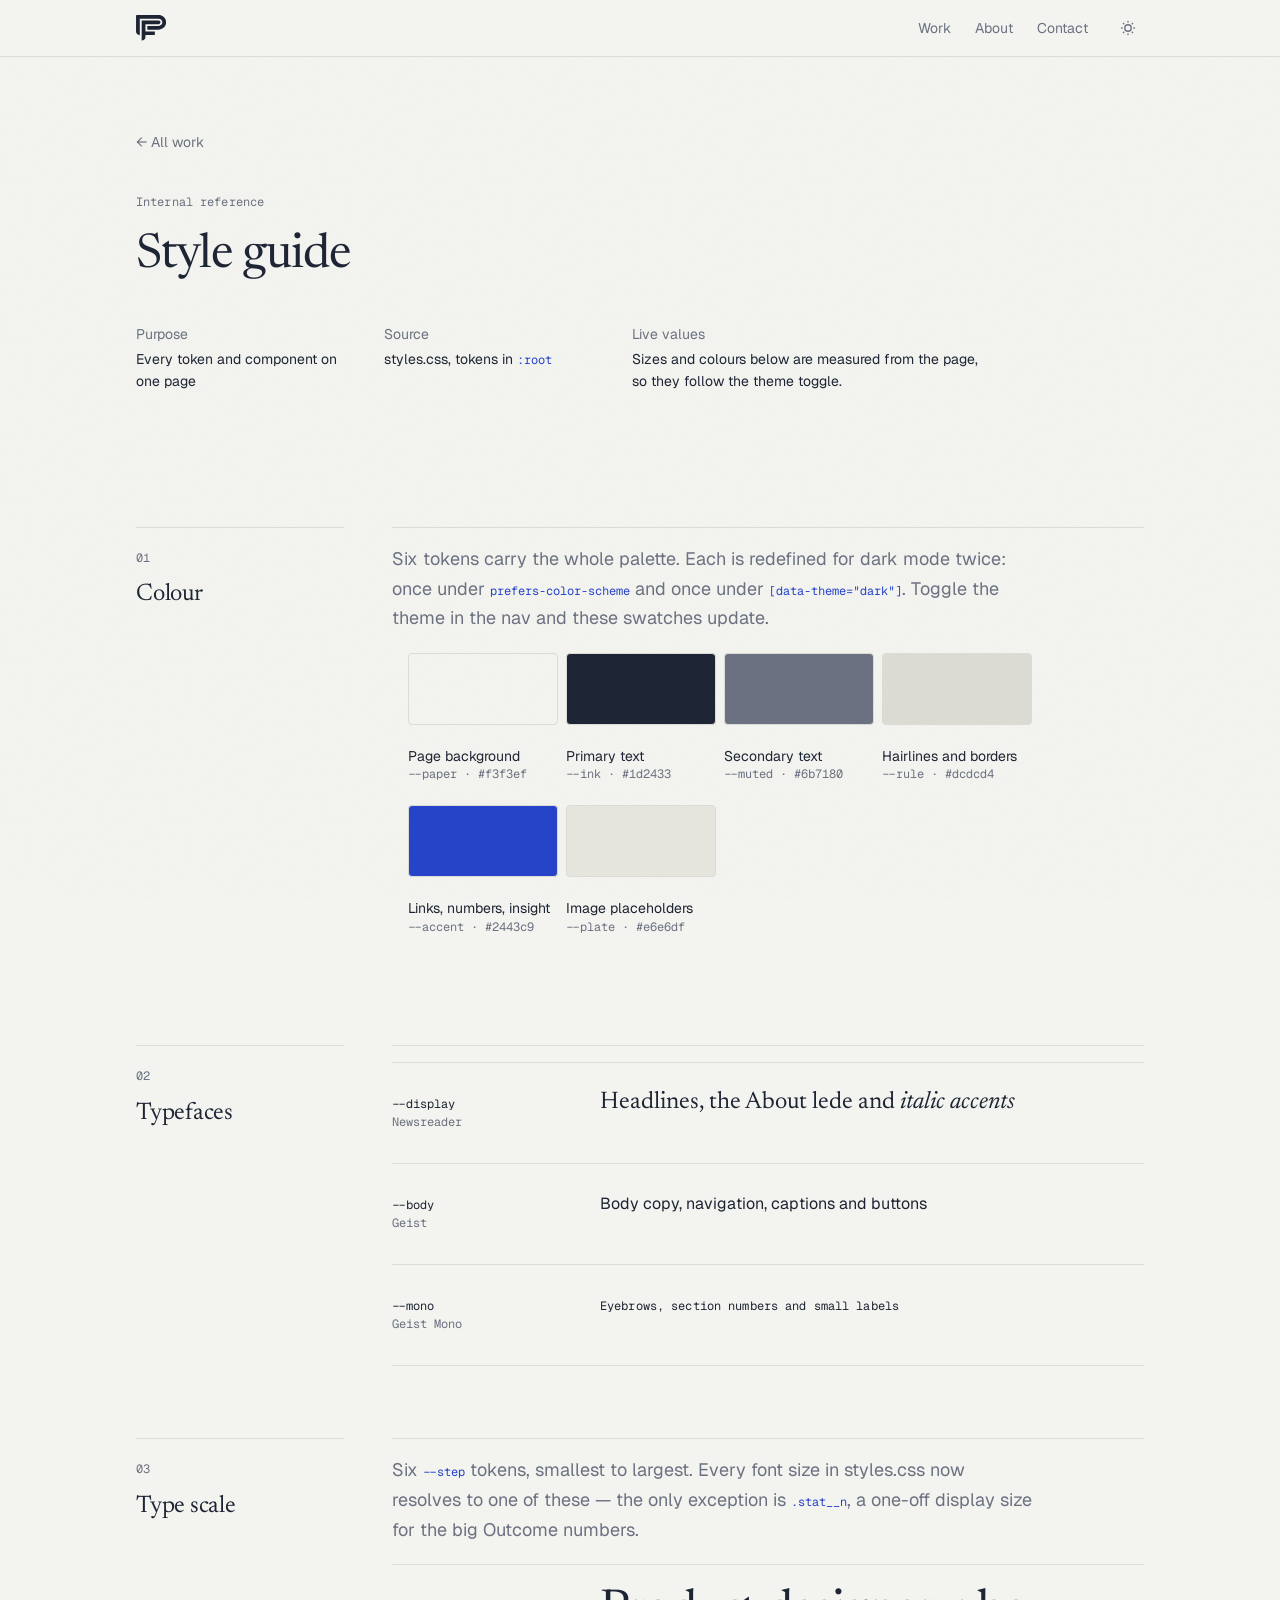
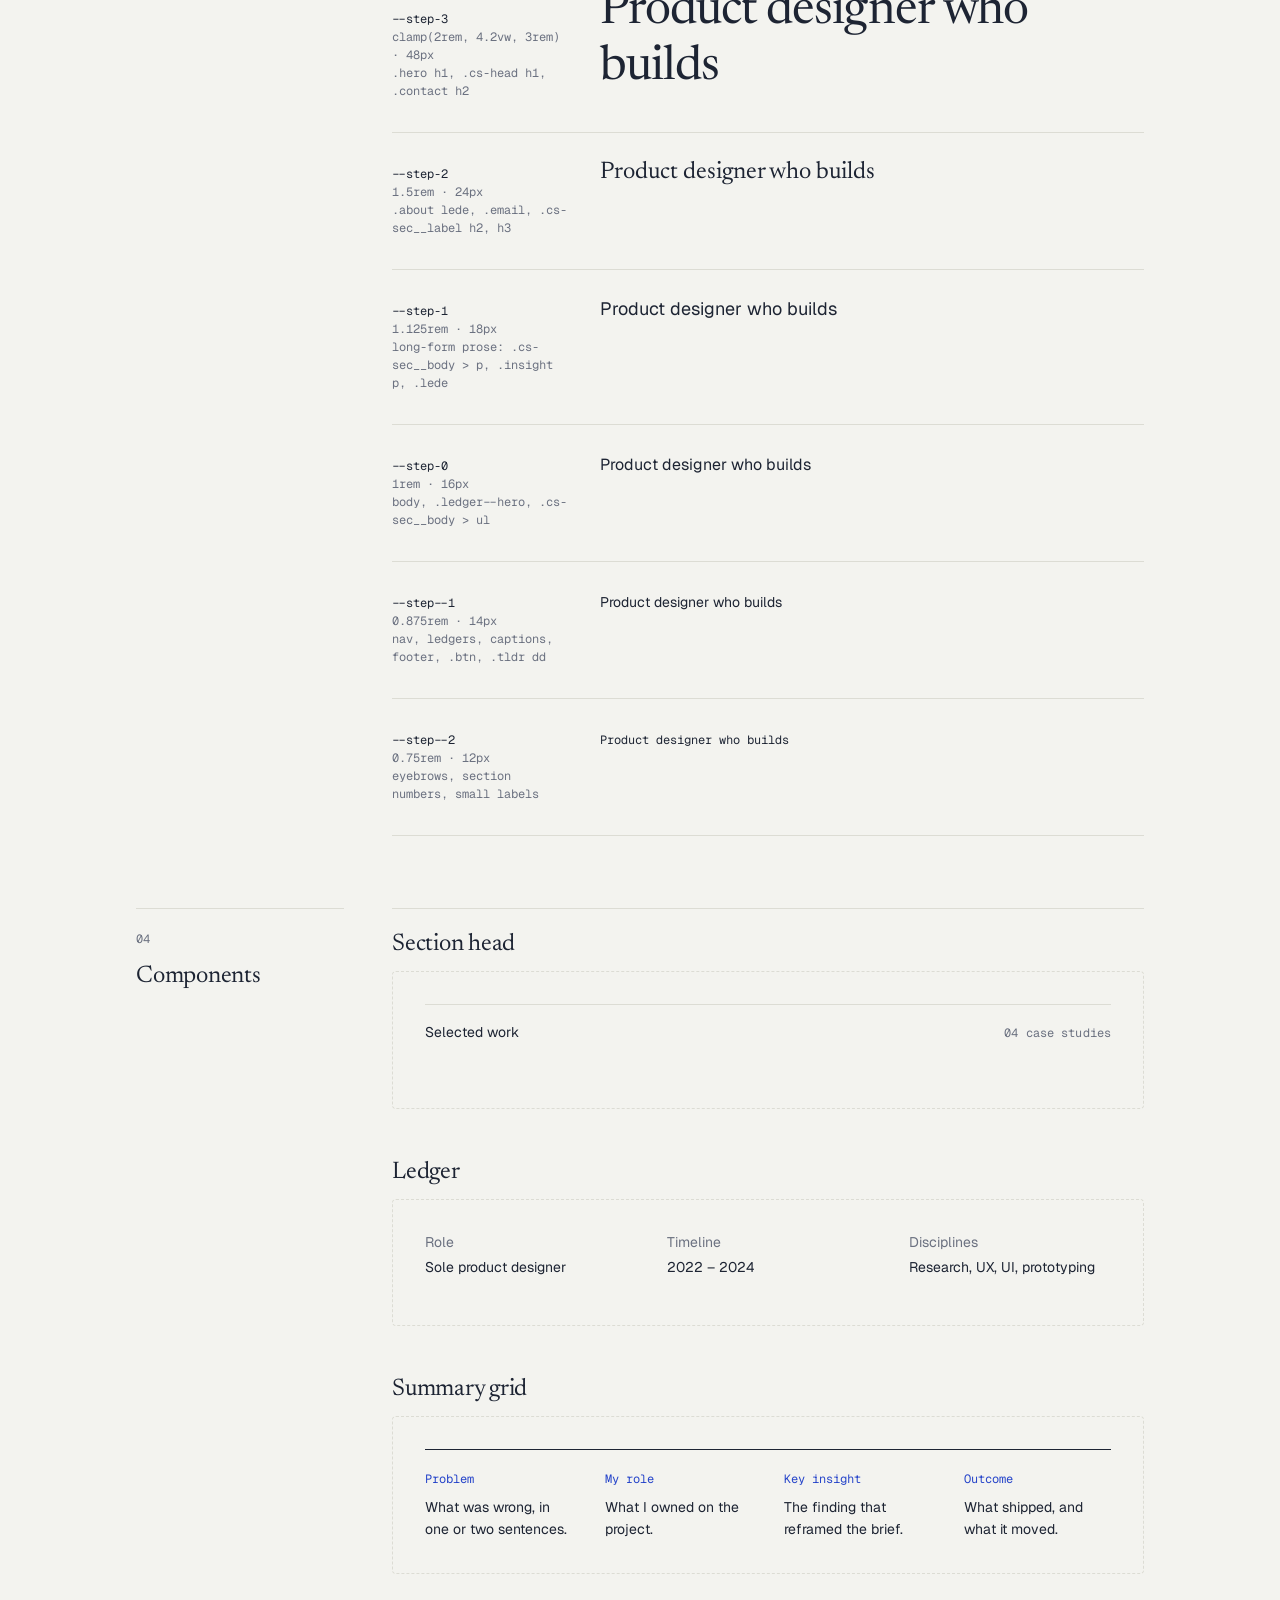
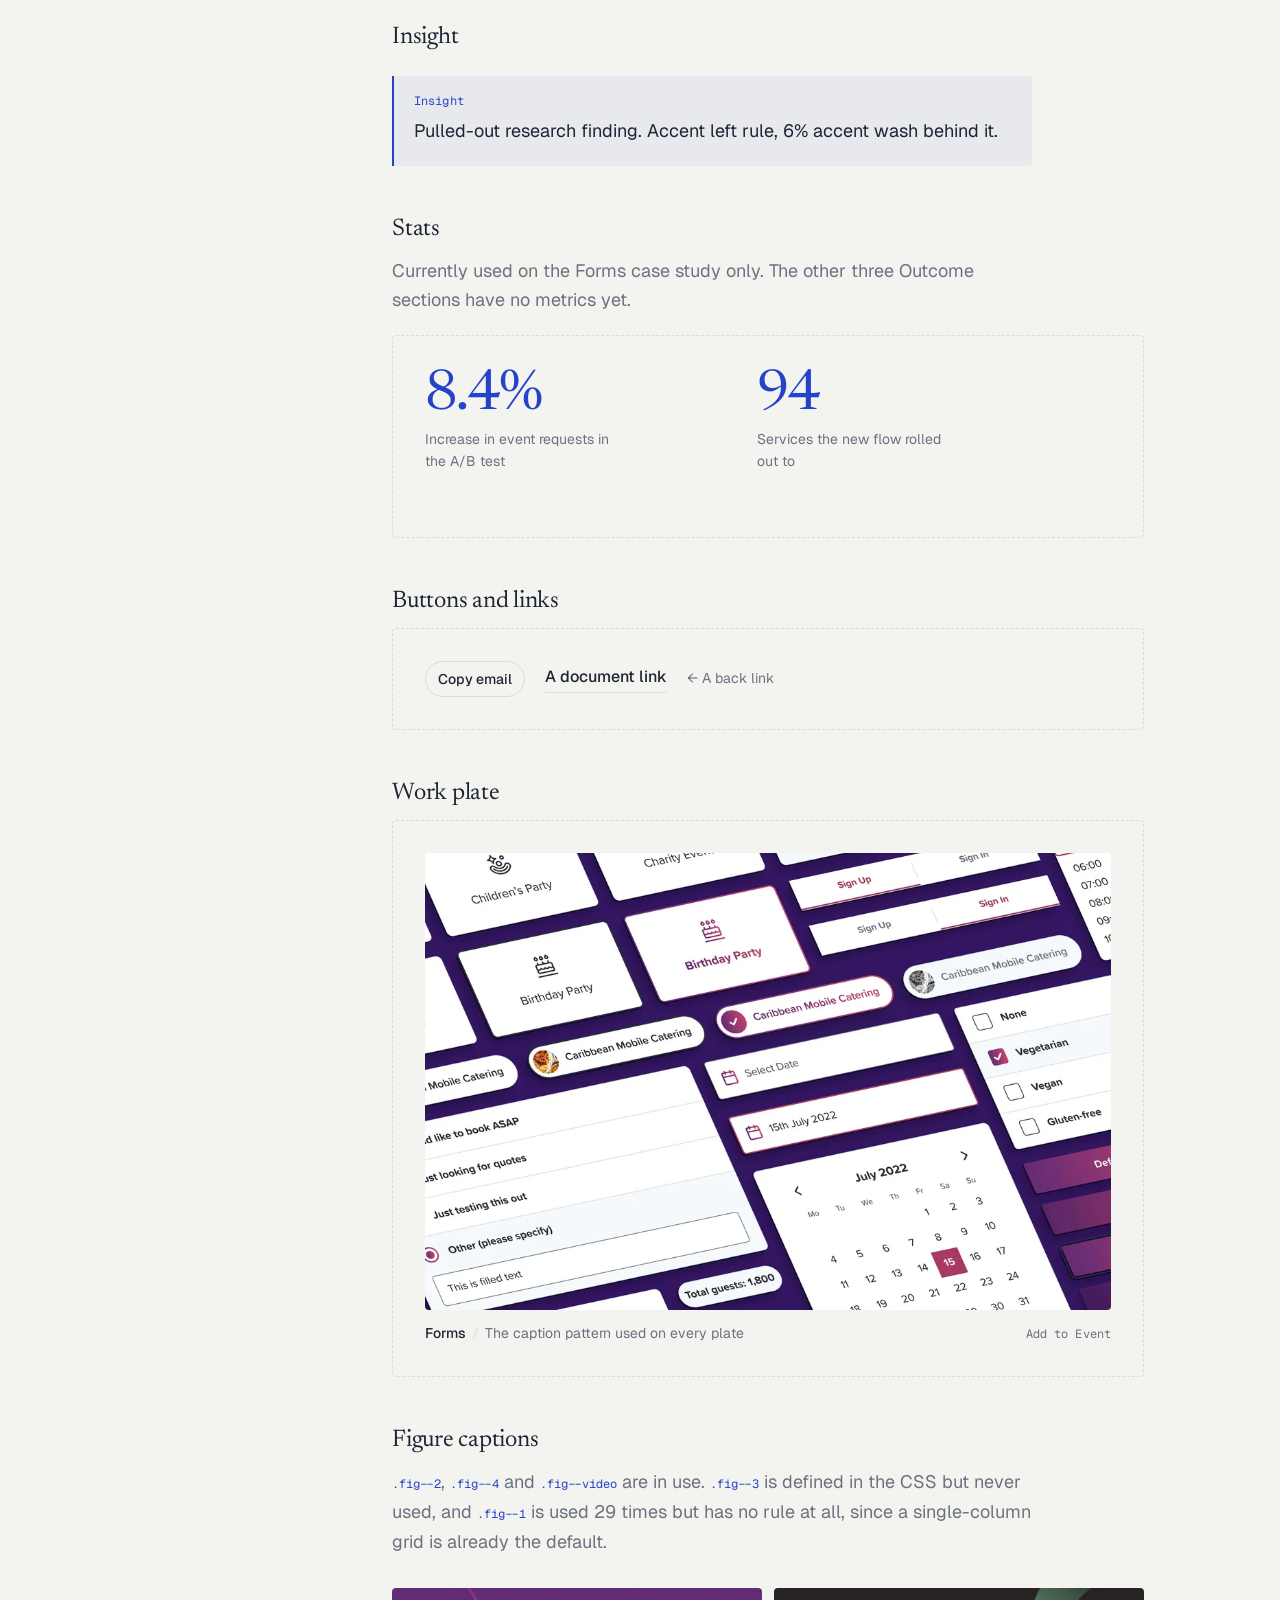
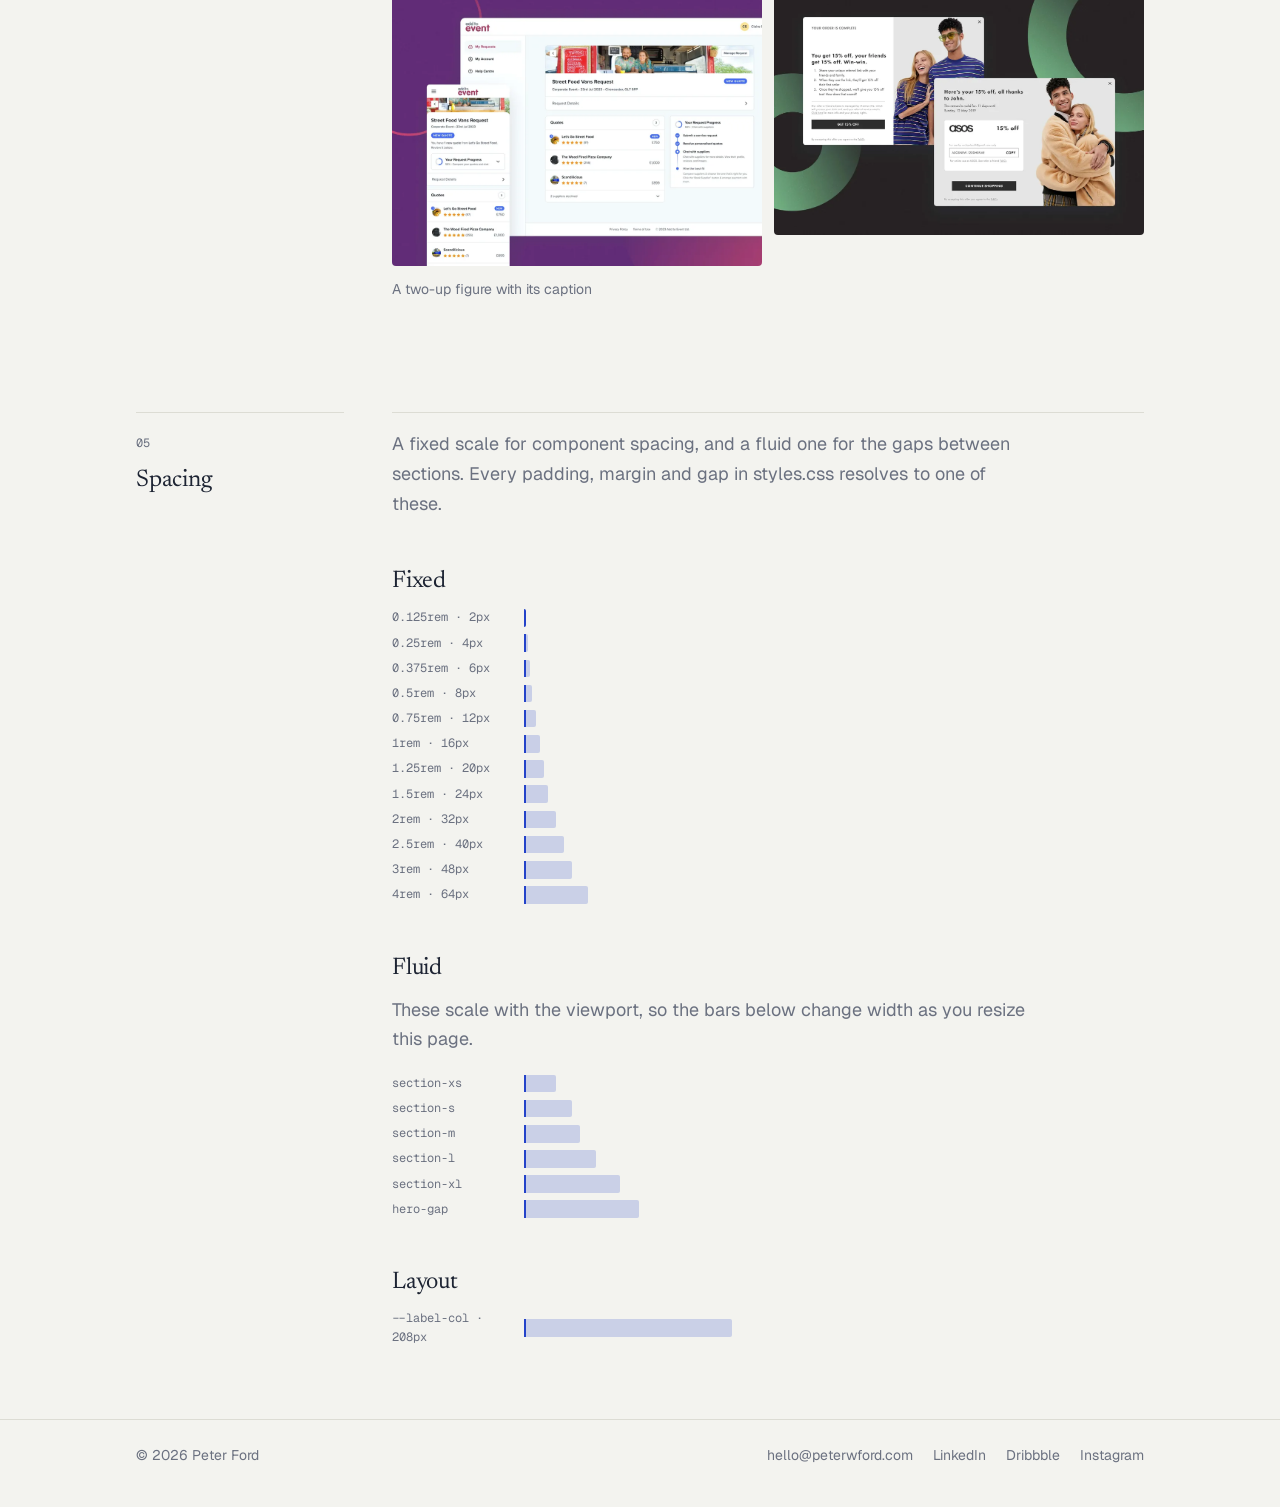
<file: style-guide.html>
<!DOCTYPE html>
<html lang="en">
<head>
  <meta charset="utf-8">
  <meta name="viewport" content="width=device-width, initial-scale=1">
  <title>Style guide · Peter Ford</title>
  <meta name="description" content="The design tokens and components used across peterwford.com.">
  <meta name="robots" content="noindex">
  <link rel="canonical" href="https://www.peterwford.com/style-guide">
  <link rel="icon" href="favicon.png" type="image/png">
  <link rel="apple-touch-icon" href="apple-touch-icon.png">
  <link rel="preconnect" href="https://fonts.googleapis.com">
  <link rel="preconnect" href="https://fonts.gstatic.com" crossorigin>
  <link rel="stylesheet" href="https://fonts.googleapis.com/css2?family=Geist:wght@400;500&family=Geist+Mono:wght@400&family=Newsreader:ital,opsz,wght@0,6..72,400;1,6..72,400&display=swap">
  <link rel="stylesheet" href="styles.css">
  <script>try { var t = localStorage.getItem("theme"); if (t) document.documentElement.dataset.theme = t; } catch (e) {}</script>
</head>
<body>
  <a class="skip" href="#main">Skip to content</a>
  <header class="nav">
    <div class="wrap">
      <a class="nav__logo" href="./" aria-label="Pete Ford, home"><svg width="33" height="28" viewBox="0 0 47 40" aria-hidden="true" focusable="false"><path fill="currentColor" d="M35.25 8.53293C36.8802 8.53293 38.2029 9.82036 38.2029 11.4072C38.2029 12.994 36.8802 14.2814 35.25 14.2814H14.7644C14.7029 14.2814 14.6721 14.3413 14.6721 14.3713V25.7485L14.7531 25.7488C15.2848 25.751 18.3539 25.7635 21.5411 25.7765L22.0197 25.7784C22.0995 25.7788 22.1794 25.7791 22.2591 25.7794L22.7371 25.7814C25.757 25.7937 28.6106 25.8053 29.2234 25.8079L29.3257 25.8083C29.3386 25.8084 29.3449 25.8084 29.3442 25.8084V31.3174C29.3442 31.3473 29.3135 31.4072 29.252 31.4072H14.6721V34.2814C14.6721 37.4252 12.0576 40 8.79712 40V8.68264C8.79712 8.59281 8.85864 8.53293 8.95092 8.53293H35.25ZM35.25 0C41.7402 0 47 5.11976 47 11.4371L46.9984 11.6282C46.8936 17.8574 41.6746 22.8743 35.25 22.8743H17.7173C17.6865 22.8743 17.625 22.8443 17.625 22.7844V17.2754C17.625 17.2455 17.6558 17.1856 17.7173 17.1856H35.25C38.4797 17.1856 41.125 14.6108 41.125 11.4671C41.125 8.32335 38.5105 5.7485 35.25 5.7485H5.96728C5.90576 5.7485 5.875 5.77844 5.875 5.83832V31.4671C2.64529 31.4671 0 28.9222 0 25.7485V1.0479C0 0.479042 0.492147 0 1.07657 0H35.25Z"/></svg></a>
      <nav aria-label="Main">
        <ul class="nav__links">
          <li><a href="./#work">Work</a></li>
          <li><a href="./#about">About</a></li>
          <li><a href="./#contact">Contact</a></li>
          <li><button class="theme-toggle" id="theme-toggle" type="button" aria-label="Switch between light and dark mode">
            <svg width="16" height="16" viewBox="0 0 16 16" fill="none" stroke="currentColor" stroke-width="1.4" aria-hidden="true"><circle cx="8" cy="8" r="3.2"/><path d="M8 1v1.6M8 13.4V15M1 8h1.6M13.4 8H15M3.05 3.05l1.13 1.13M11.82 11.82l1.13 1.13M3.05 12.95l1.13-1.13M11.82 4.18l1.13-1.13"/></svg>
          </button></li>
        </ul>
      </nav>
    </div>
  </header>

  <main id="main">
    <header class="cs-head wrap">
      <a class="back" href="./#work">← All work</a>
      <p class="eyebrow mono">Internal reference</p>
      <h1>Style guide</h1>
      <dl class="ledger">
        <div><dt>Purpose</dt><dd>Every token and component on one page</dd></div>
        <div><dt>Source</dt><dd>styles.css, tokens in <span class="sg-inline-token">:root</span></dd></div>
        <div><dt>Live values</dt><dd>Sizes and colours below are measured from the page, so they follow the theme toggle.</dd></div>
      </dl>
    </header>

    <section class="cs-sec wrap" aria-labelledby="sg1">
      <div class="cs-sec__label"><span class="mono">01</span><h2 id="sg1">Colour</h2></div>
      <div class="cs-sec__body">
        <p class="sg-note">Six tokens carry the whole palette. Each is redefined for dark mode twice: once under <code>prefers-color-scheme</code> and once under <code>[data-theme="dark"]</code>. Toggle the theme in the nav and these swatches update.</p>
        <ul class="sg-grid">
          <li class="sg-swatch"><div class="sg-swatch__chip" style="background: var(--paper);"></div><p class="sg-swatch__name">Page background<span class="sg-swatch__token">--paper · <span data-token="--paper">…</span></span></p></li>
          <li class="sg-swatch"><div class="sg-swatch__chip" style="background: var(--ink);"></div><p class="sg-swatch__name">Primary text<span class="sg-swatch__token">--ink · <span data-token="--ink">…</span></span></p></li>
          <li class="sg-swatch"><div class="sg-swatch__chip" style="background: var(--muted);"></div><p class="sg-swatch__name">Secondary text<span class="sg-swatch__token">--muted · <span data-token="--muted">…</span></span></p></li>
          <li class="sg-swatch"><div class="sg-swatch__chip" style="background: var(--rule);"></div><p class="sg-swatch__name">Hairlines and borders<span class="sg-swatch__token">--rule · <span data-token="--rule">…</span></span></p></li>
          <li class="sg-swatch"><div class="sg-swatch__chip" style="background: var(--accent);"></div><p class="sg-swatch__name">Links, numbers, insight<span class="sg-swatch__token">--accent · <span data-token="--accent">…</span></span></p></li>
          <li class="sg-swatch"><div class="sg-swatch__chip" style="background: var(--plate);"></div><p class="sg-swatch__name">Image placeholders<span class="sg-swatch__token">--plate · <span data-token="--plate">…</span></span></p></li></ul>
      </div>
    </section>

    <section class="cs-sec wrap" aria-labelledby="sg2">
      <div class="cs-sec__label"><span class="mono">02</span><h2 id="sg2">Typefaces</h2></div>
      <div class="cs-sec__body">
        <div class="sg-spec">
          <p class="sg-spec__meta"><b>--display</b>Newsreader</p>
          <div class="sg-spec__demo" style="font-family: var(--display); font-size: var(--step-2); line-height: 1.3;">Headlines, the About lede and <em>italic accents</em></div>
        </div>
        <div class="sg-spec">
          <p class="sg-spec__meta"><b>--body</b>Geist</p>
          <div class="sg-spec__demo" style="font-family: var(--body); font-size: var(--step-0);">Body copy, navigation, captions and buttons</div>
        </div>
        <div class="sg-spec">
          <p class="sg-spec__meta"><b>--mono</b>Geist Mono</p>
          <div class="sg-spec__demo mono">Eyebrows, section numbers and small labels</div>
        </div>
      </div>
    </section>

    <section class="cs-sec wrap" aria-labelledby="sg3">
      <div class="cs-sec__label"><span class="mono">03</span><h2 id="sg3">Type scale</h2></div>
      <div class="cs-sec__body">
        <p class="sg-note">Six <code>--step</code> tokens, smallest to largest. Every font size in styles.css now resolves to one of these — the only exception is <code>.stat__n</code>, a one-off display size for the big Outcome numbers.</p>

        <div class="sg-spec">
          <p class="sg-spec__meta"><b>--step-3</b>clamp(2rem, 4.2vw, 3rem) · <span class="sg-px">…</span><br>.hero h1, .cs-head h1, .contact h2</p>
          <div class="sg-spec__demo"><span style="font-size: var(--step-3); font-family: var(--display); line-height: 1.15; letter-spacing: -.02em;">Product designer who builds</span></div>
        </div>
        <div class="sg-spec">
          <p class="sg-spec__meta"><b>--step-2</b>1.5rem · <span class="sg-px">…</span><br>.about lede, .email, .cs-sec__label h2, h3</p>
          <div class="sg-spec__demo"><span style="font-size: var(--step-2); font-family: var(--display); line-height: 1.3;">Product designer who builds</span></div>
        </div>
        <div class="sg-spec">
          <p class="sg-spec__meta"><b>--step-1</b>1.125rem · <span class="sg-px">…</span><br>long-form prose: .cs-sec__body &gt; p, .insight p, .lede</p>
          <div class="sg-spec__demo"><span style="font-size: var(--step-1); line-height: 1.65;">Product designer who builds</span></div>
        </div>
        <div class="sg-spec">
          <p class="sg-spec__meta"><b>--step-0</b>1rem · <span class="sg-px">…</span><br>body, .ledger--hero, .cs-sec__body &gt; ul</p>
          <div class="sg-spec__demo"><span style="font-size: var(--step-0);">Product designer who builds</span></div>
        </div>
        <div class="sg-spec">
          <p class="sg-spec__meta"><b>--step--1</b>0.875rem · <span class="sg-px">…</span><br>nav, ledgers, captions, footer, .btn, .tldr dd</p>
          <div class="sg-spec__demo"><span style="font-size: var(--step--1);">Product designer who builds</span></div>
        </div>
        <div class="sg-spec">
          <p class="sg-spec__meta"><b>--step--2</b>0.75rem · <span class="sg-px">…</span><br>eyebrows, section numbers, small labels</p>
          <div class="sg-spec__demo"><span style="font-size: var(--step--2); font-family: var(--mono);">Product designer who builds</span></div>
        </div>
      </div>
    </section>

    <section class="cs-sec wrap" aria-labelledby="sg4">
      <div class="cs-sec__label"><span class="mono">04</span><h2 id="sg4">Components</h2></div>
      <div class="cs-sec__body">
        <h3>Section head</h3>
        <div class="sg-demo"><div class="section__head"><h2>Selected work</h2><span class="mono">04 case studies</span></div></div>

        <h3>Ledger</h3>
        <div class="sg-demo"><dl class="ledger"><div><dt>Role</dt><dd>Sole product designer</dd></div><div><dt>Timeline</dt><dd>2022 – 2024</dd></div><div><dt>Disciplines</dt><dd>Research, UX, UI, prototyping</dd></div></dl></div>

        <h3>Summary grid</h3>
        <div class="sg-demo"><dl class="tldr__grid"><div><dt>Problem</dt><dd>What was wrong, in one or two sentences.</dd></div><div><dt>My role</dt><dd>What I owned on the project.</dd></div><div><dt>Key insight</dt><dd>The finding that reframed the brief.</dd></div><div><dt>Outcome</dt><dd>What shipped, and what it moved.</dd></div></dl></div>

        <h3>Insight</h3>
        <aside class="insight"><p class="insight__label mono">Insight</p><p>Pulled-out research finding. Accent left rule, 6% accent wash behind it.</p></aside>

        <h3>Stats</h3>
        <p class="sg-note">Currently used on the Forms case study only. The other three Outcome sections have no metrics yet.</p>
        <div class="sg-demo"><div class="stats"><div class="stat"><span class="stat__n">8.4%</span><span class="stat__l">Increase in event requests in the A/B test</span></div><div class="stat"><span class="stat__n">94</span><span class="stat__l">Services the new flow rolled out to</span></div></div></div>

        <h3>Buttons and links</h3>
        <div class="sg-demo">
          <div class="contact__row">
            <button class="btn" type="button">Copy email</button>
            <a class="doclink" href="#sg4">A document link</a>
            <a class="back" href="#sg4" style="margin: 0;">← A back link</a>
          </div>
        </div>

        <h3>Work plate</h3>
        <div class="sg-demo">
          <a class="plate" href="#sg4">
            <div class="plate__img"><img src="assets/img/home/forms.webp" srcset="assets/img/home/forms-1000.webp 1000w, assets/img/home/forms.webp 2000w" sizes="(min-width: 68rem) 40rem, 100vw" width="2000" height="1333" alt="" loading="lazy" decoding="async"></div>
            <div class="plate__cap"><span><strong>Forms</strong><span class="sep">/</span><span class="sub">The caption pattern used on every plate</span></span><span class="mono sub">Add to Event</span></div>
          </a>
        </div>

        <h3>Figure captions</h3>
        <p class="sg-note"><code>.fig--2</code>, <code>.fig--4</code> and <code>.fig--video</code> are in use. <code>.fig--3</code> is defined in the CSS but never used, and <code>.fig--1</code> is used 29 times but has no rule at all, since a single-column grid is already the default.</p>
        <figure class="fig fig--2" style="margin-left: 0;"><div class="fig__grid"><div class="fig__cell"><img src="assets/img/home/organiser-dashboard-1000.webp" width="1000" height="750" alt="" loading="lazy" decoding="async"></div><div class="fig__cell"><img src="assets/img/home/refer-a-friend-1000.webp" width="1000" height="667" alt="" loading="lazy" decoding="async"></div></div><figcaption>A two-up figure with its caption</figcaption></figure>
      </div>
    </section>

    <section class="cs-sec wrap" aria-labelledby="sg5">
      <div class="cs-sec__label"><span class="mono">05</span><h2 id="sg5">Spacing</h2></div>
      <div class="cs-sec__body">
        <p class="sg-note">A fixed scale for component spacing, and a fluid one for the gaps between sections. Every padding, margin and gap in styles.css resolves to one of these.</p>
        <h3>Fixed</h3>
        <div class="sg-space">
          <span>0.125rem · 2px</span><div class="sg-bar" style="width: var(--space-4xs);"></div>
          <span>0.25rem · 4px</span><div class="sg-bar" style="width: var(--space-3xs);"></div>
          <span>0.375rem · 6px</span><div class="sg-bar" style="width: var(--space-2xs);"></div>
          <span>0.5rem · 8px</span><div class="sg-bar" style="width: var(--space-xs);"></div>
          <span>0.75rem · 12px</span><div class="sg-bar" style="width: var(--space-s);"></div>
          <span>1rem · 16px</span><div class="sg-bar" style="width: var(--space-m);"></div>
          <span>1.25rem · 20px</span><div class="sg-bar" style="width: var(--space-l);"></div>
          <span>1.5rem · 24px</span><div class="sg-bar" style="width: var(--space-xl);"></div>
          <span>2rem · 32px</span><div class="sg-bar" style="width: var(--space-2xl);"></div>
          <span>2.5rem · 40px</span><div class="sg-bar" style="width: var(--space-3xl);"></div>
          <span>3rem · 48px</span><div class="sg-bar" style="width: var(--space-4xl);"></div>
          <span>4rem · 64px</span><div class="sg-bar" style="width: var(--space-5xl);"></div>
        </div>

        <h3>Fluid</h3>
        <p class="sg-note">These scale with the viewport, so the bars below change width as you resize this page.</p>
        <div class="sg-space">
          <span>section-xs</span><div class="sg-bar" style="width: var(--space-section-xs);" title="16 → 32px"></div>
          <span>section-s</span><div class="sg-bar" style="width: var(--space-section-s);" title="32 → 48px"></div>
          <span>section-m</span><div class="sg-bar" style="width: var(--space-section-m);" title="40 → 56px"></div>
          <span>section-l</span><div class="sg-bar" style="width: var(--space-section-l);" title="40 → 72px"></div>
          <span>section-xl</span><div class="sg-bar" style="width: var(--space-section-xl);" title="56 → 96px"></div>
          <span>hero-gap</span><div class="sg-bar" style="width: var(--space-hero-gap);" title="48 → 128px"></div>
        </div>

        <h3>Layout</h3>
        <div class="sg-space">
          <span>--label-col · 208px</span><div class="sg-bar" style="width: var(--label-col);"></div>
        </div>
      </div>
    </section>
  </main>
  <footer class="footer">
    <div class="wrap">
      <span>© 2026 Peter Ford</span>
      <ul>
        <li><a href="mailto:hello@peterwford.com">hello@peterwford.com</a></li>
        <li><a href="https://www.linkedin.com/in/peterwford/">LinkedIn</a></li>
        <li><a href="https://dribbble.com/pete_ford27">Dribbble</a></li>
        <li><a href="https://www.instagram.com/petewford/">Instagram</a></li>
      </ul>
    </div>
  </footer>
  <script src="script.js"></script>
  <script>
  // Living values: measure what the page actually renders, so nothing goes stale.
  // Re-runs on theme change, so the colours below always match what you see.
  (function () {
    var root = document.documentElement;

    function sync() {
      var cs = getComputedStyle(root);
      document.querySelectorAll("[data-token]").forEach(function (el) {
        var v = cs.getPropertyValue(el.dataset.token).trim();
        if (v) el.textContent = v;
      });
      document.querySelectorAll(".sg-spec__demo").forEach(function (demo) {
        var row = demo.closest(".sg-spec");
        var slot = row && row.querySelector(".sg-px");
        if (!slot) return;
        var px = parseFloat(getComputedStyle(demo.firstElementChild || demo).fontSize);
        slot.textContent = Math.round(px * 10) / 10 + "px";
      });
    }

    sync();
    // The toggle flips data-theme on <html>; watch for it.
    new MutationObserver(sync).observe(root, { attributes: true, attributeFilter: ["data-theme"] });
    // And follow the OS when no explicit choice has been made.
    var mq = window.matchMedia("(prefers-color-scheme: dark)");
    if (mq.addEventListener) mq.addEventListener("change", sync);
    // Re-measure once webfonts land, in case metrics shift the clamp() sizes.
    if (document.fonts && document.fonts.ready) document.fonts.ready.then(sync);
  })();
  </script>
</body>
</html>
</file>
<file: styles.css>
/* Layout idea: one left-aligned editorial column; a sentence-as-headline,
   a Currently/Previously ledger, then work as large stacked plates with
   quiet mono captions underneath. */
:root {
  --paper: #f3f3ef;
  --ink: #1d2433;
  --muted: #6b7180;
  --rule: #dcdcd4;
  --accent: #2443c9;
  --plate: #e6e6df;

  --display: "Newsreader", "Iowan Old Style", Georgia, serif;
  --body: "Geist", "Helvetica Neue", Arial, sans-serif;
  --mono: "Geist Mono", ui-monospace, "SF Mono", Menlo, monospace;

  --step--2: 0.75rem;
  --step--1: 0.875rem;
  --step-0: 1rem;
  --step-1: 1.125rem;
  --step-2: 1.5rem;
  --step-3: clamp(2rem, 4.2vw, 3rem);

  --space-4xs: 0.125rem;
  --space-3xs: 0.25rem;
  --space-2xs: 0.375rem;
  --space-xs: 0.5rem;
  --space-s: 0.75rem;
  --space-m: 1rem;
  --space-l: 1.25rem;
  --space-xl: 1.5rem;
  --space-2xl: 2rem;
  --space-3xl: 2.5rem;
  --space-4xl: 3rem;
  --space-5xl: 4rem;

  --space-section-xs: clamp(1rem, 3vw, 2rem);
  --space-section-s: clamp(2rem, 4vw, 3rem);
  --space-section-m: clamp(2.5rem, 5vw, 3.5rem);
  --space-section-l: clamp(2.5rem, 6vw, 4.5rem);
  --space-section-xl: clamp(3.5rem, 8vw, 6rem);
  --space-hero-gap: clamp(3rem, 9vw, 8rem);

  --label-col: 13rem;

  --wrap: 68rem;
  --gutter: clamp(1.25rem, 4vw, 2.5rem);
  color-scheme: light;
}

@media (prefers-color-scheme: dark) {
  :root:not([data-theme="light"]) {
    --paper: #14161b;
    --ink: #e8e8e2;
    --muted: #8d93a0;
    --rule: #2a2d35;
    --accent: #8ea2ff;
    --plate: #1d2027;
    color-scheme: dark;
  }
}
:root[data-theme="dark"] {
  --paper: #14161b;
  --ink: #e8e8e2;
  --muted: #8d93a0;
  --rule: #2a2d35;
  --accent: #8ea2ff;
  --plate: #1d2027;
  color-scheme: dark;
}

*, *::before, *::after { box-sizing: border-box; }
html { -webkit-text-size-adjust: 100%; scroll-behavior: smooth; }
@media (prefers-reduced-motion: reduce) { html { scroll-behavior: auto; } * { transition: none !important; } }

body {
  margin: 0;
  background: var(--paper);
  color: var(--ink);
  font: 400 var(--step-0)/1.6 var(--body);
  -webkit-font-smoothing: antialiased;
}
/* faint paper grain */
body::before {
  content: "";
  position: fixed; inset: 0;
  pointer-events: none;
  opacity: .35;
  background-image: url("data:image/svg+xml,%3Csvg xmlns='http://www.w3.org/2000/svg' width='160' height='160'%3E%3Cfilter id='n'%3E%3CfeTurbulence type='fractalNoise' baseFrequency='.9' numOctaves='2' stitchTiles='stitch'/%3E%3CfeColorMatrix values='0 0 0 0 0.5 0 0 0 0 0.5 0 0 0 0 0.5 0 0 0 .06 0'/%3E%3C/filter%3E%3Crect width='100%25' height='100%25' filter='url(%23n)'/%3E%3C/svg%3E");
}

a { color: inherit; text-decoration-color: var(--rule); text-underline-offset: .2em; transition: color .15s, text-decoration-color .15s; }
a:hover { color: var(--accent); text-decoration-color: currentColor; }
:focus-visible { outline: 2px solid var(--accent); outline-offset: 3px; border-radius: 2px; }
img { max-width: 100%; display: block; }

.wrap { max-width: var(--wrap); margin: 0 auto; padding: 0 var(--gutter); }

/* Nav */
.nav {
  position: sticky; top: 0; z-index: 10;
  background: color-mix(in srgb, var(--paper) 88%, transparent);
  backdrop-filter: blur(10px);
  -webkit-backdrop-filter: blur(10px);
  border-bottom: 1px solid var(--rule);
}
.nav .wrap { display: flex; align-items: center; justify-content: space-between; gap: var(--space-m); height: 3.5rem; }
.nav__logo { display: flex; align-items: center; color: var(--ink); text-decoration: none; }
.nav__logo svg { display: block; width: auto; height: 1.6rem; }
.nav__logo:hover { color: var(--accent); }
.nav__links { display: flex; align-items: center; gap: var(--space-xl); list-style: none; margin: 0; padding: 0; font-size: var(--step--1); }
.nav__links a { color: var(--muted); text-decoration: none; }
.nav__links a:hover, .nav__links a[aria-current="true"] { color: var(--accent); }
.theme-toggle {
  border: 0; background: none; color: var(--muted); cursor: pointer;
  width: 2rem; height: 2rem; display: grid; place-items: center; border-radius: 50%;
}
.theme-toggle:hover { color: var(--accent); }

/* Hero */
.hero { padding-block: var(--space-section-xl) var(--space-section-l); }
.hero h1 {
  font-family: var(--display); font-weight: 400;
  font-size: var(--step-3); line-height: 1.15; letter-spacing: -.02em;
  max-width: 22ch; margin: 0 0 var(--space-3xl); text-wrap: balance;
}
.hero h1 em { font-style: italic; color: var(--accent); }
.ledger { display: grid; grid-template-columns: repeat(3, minmax(0, 15rem)); gap: var(--space-xl) var(--space-3xl); font-size: var(--step--1); line-height: 1.55; }
.ledger dt { color: var(--muted); margin-bottom: var(--space-3xs); }
.ledger dd { margin: 0; }
.ledger a { text-decoration: none; }
.ledger--hero { grid-template-columns: max-content max-content; column-gap: var(--space-hero-gap); font-size: var(--step-0); }
.ledger--hero .line { display: block; }
.ledger a:hover { text-decoration: underline; }

/* Section headings */
.section { padding-block: var(--space-section-l); }
.section__head {
  display: flex; justify-content: space-between; align-items: baseline;
  border-top: 1px solid var(--rule); padding-top: var(--space-m); margin-bottom: var(--space-2xl);
  font-size: var(--step--1); color: var(--muted);
}
.section__head h2 { font: inherit; color: var(--ink); margin: 0; }
.mono { font-family: var(--mono); font-size: var(--step--2); letter-spacing: .01em; }

/* Work plates */
.work { display: grid; gap: var(--space-section-m); list-style: none; margin: 0; padding: 0; }
.plate { display: block; text-decoration: none; color: inherit; }
.plate__img {
  aspect-ratio: 3 / 2; border-radius: 4px; overflow: hidden;
  background: var(--plate); position: relative;
}
.plate__img img { width: 100%; height: 100%; object-fit: cover; transition: transform .6s cubic-bezier(.2,.7,.2,1); }
.plate:hover .plate__img img { transform: scale(1.015); }
.plate__cap { display: flex; justify-content: space-between; align-items: baseline; gap: var(--space-m); margin-top: var(--space-s); font-size: var(--step--1); }
.plate__cap strong { font-weight: 500; }
.plate__cap .sub { color: var(--muted); }
.plate__cap .sep { color: var(--rule); margin: 0 var(--space-2xs); }
.plate:hover .plate__cap strong { color: var(--accent); }

/* Website builds */
.builds { display: grid; grid-template-columns: repeat(3, minmax(0, 1fr)); gap: var(--space-xl); list-style: none; margin: 0; padding: 0; }
.builds .plate__img { aspect-ratio: 4 / 3; }
.builds .plate__cap { flex-direction: column; gap: var(--space-4xs); }

/* About */
.about { display: grid; grid-template-columns: minmax(0, 1.5fr) minmax(0, 1fr); gap: var(--space-3xl) var(--space-5xl); }
.about__copy p { margin: 0 0 1.1em; max-width: 62ch; }
.about__copy p:first-child { font-family: var(--display); font-size: var(--step-2); line-height: 1.35; letter-spacing: -.01em; }
.lists { display: grid; grid-template-columns: 1fr 1fr; gap: var(--space-2xl); font-size: var(--step--1); align-content: start; }
.lists h3 { font: inherit; color: var(--muted); margin: 0 0 var(--space-xs); }
.lists ul { list-style: none; margin: 0; padding: 0; display: grid; gap: var(--space-3xs); }

/* Contact */
.contact h2 { font-family: var(--display); font-weight: 400; font-size: var(--step-3); line-height: 1.15; letter-spacing: -.02em; margin: 0 0 var(--space-m); max-width: 18ch; text-wrap: balance; }
.contact p { color: var(--muted); max-width: 46ch; margin: 0 0 var(--space-2xl); }
.contact__row { display: flex; flex-wrap: wrap; align-items: center; gap: var(--space-s) var(--space-l); }
.email { font-family: var(--display); font-size: var(--step-2); text-decoration: underline; text-decoration-color: var(--rule); }
.btn {
  font: 500 var(--step--1) var(--body); color: var(--ink);
  border: 1px solid var(--rule); background: transparent;
  padding: var(--space-xs) var(--space-s); border-radius: 999px; cursor: pointer;
}
.btn:hover { border-color: var(--accent); color: var(--accent); }

/* Footer */
.footer { border-top: 1px solid var(--rule); margin-top: var(--space-section-l); }
.footer .wrap { display: flex; justify-content: space-between; flex-wrap: wrap; gap: var(--space-m); padding-top: var(--space-xl); padding-bottom: var(--space-3xl); font-size: var(--step--1); color: var(--muted); }
.footer ul { display: flex; flex-wrap: wrap; gap: var(--space-xs) var(--space-l); list-style: none; margin: 0; padding: 0; }
.footer a { text-decoration: none; }

/* Skip link */
.skip { position: absolute; left: -999px; top: .5rem; background: var(--ink); color: var(--paper); padding: var(--space-xs) var(--space-s); border-radius: 4px; z-index: 20; }
.skip:focus { left: .5rem; }

.eyebrow { color: var(--muted); margin: 0 0 var(--space-m); }
.lede { font-size: var(--step-1); color: var(--muted); }

/* About side */
.about__side { display: grid; gap: var(--space-2xl); align-content: start; }
.portrait { width: 9rem; height: 9rem; aspect-ratio: 1; object-fit: cover; object-position: 50% 20%; border-radius: 4px; filter: grayscale(1); }

/* Case study */
.cs-head { padding: var(--space-section-l) var(--gutter) var(--space-section-s); }
.back { display: inline-block; font-size: var(--step--1); color: var(--muted); text-decoration: none; margin-bottom: var(--space-3xl); }
.back:hover { color: var(--accent); }
.cs-head h1 {
  font-family: var(--display); font-weight: 400; font-size: var(--step-3);
  line-height: 1.15; letter-spacing: -.02em; max-width: 24ch; margin: 0 0 var(--space-3xl); text-wrap: balance;
}
.cs-head .ledger { grid-template-columns: minmax(0, 13rem) minmax(0, 13rem) minmax(0, 22rem); }
.cs-hero { margin: 0 auto; }
.cs-hero img { width: 100%; height: auto; border-radius: 4px; background: var(--plate); }

.tldr { padding-top: var(--space-section-m); padding-bottom: var(--space-section-xs); }
.tldr__grid { display: grid; grid-template-columns: repeat(4, minmax(0, 1fr)); gap: var(--space-xl) var(--space-2xl); margin: 0; border-top: 1px solid var(--ink); padding-top: var(--space-l); }
.tldr__grid dt { font-family: var(--mono); font-size: var(--step--2); color: var(--accent); margin-bottom: var(--space-xs); }
.tldr__grid dd { margin: 0; font-size: var(--step--1); line-height: 1.55; }

.cs-sec { display: grid; grid-template-columns: minmax(0, var(--label-col)) minmax(0, 1fr); gap: var(--space-m) var(--space-4xl); padding-top: var(--space-section-l); padding-bottom: 0; }
.cs-sec__label { border-top: 1px solid var(--rule); padding-top: var(--space-m); align-self: start; position: sticky; top: 4.5rem; }
.cs-sec__label .mono { color: var(--muted); }
.cs-sec__label h2 { font-family: var(--display); font-weight: 400; font-size: var(--step-2); letter-spacing: -.01em; margin: var(--space-2xs) 0 0; }
.cs-sec__body { border-top: 1px solid var(--rule); padding-top: var(--space-m); min-width: 0; }
.cs-sec__body > p, .cs-sec__body > ul, .cs-sec__body > h3, .cs-sec__body > .insight { max-width: 40rem; }
.cs-sec__body > p { margin: 0 0 1.1em; font-size: var(--step-1); line-height: 1.65; }
.cs-sec__body > h3 { font-family: var(--display); font-weight: 400; font-size: var(--step-2); line-height: 1.25; letter-spacing: -.01em; margin: var(--space-4xl) 0 var(--space-s); text-wrap: balance; }
.cs-sec__body > h3:first-child { margin-top: var(--space-3xs); }
.cs-sec__body > ul { margin: 0 0 1.5em; padding-left: var(--space-m); display: grid; gap: var(--space-xs); font-size: var(--step-0); }
.cs-sec__body > ul li::marker { color: var(--muted); }

.insight { margin: var(--space-xl) 0 var(--space-2xl); padding: var(--space-m) var(--space-l) var(--space-l); border-left: 2px solid var(--accent); background: color-mix(in srgb, var(--accent) 6%, transparent); border-radius: 0 4px 4px 0; }
.insight p { margin: 0; font-size: var(--step-1); line-height: 1.6; }
.insight .insight__label { font-size: var(--step--2); color: var(--accent); margin-bottom: var(--space-2xs); }

.stats { display: grid; grid-template-columns: repeat(auto-fit, minmax(12rem, 1fr)); gap: var(--space-xl); margin: var(--space-xs) 0 var(--space-2xl); max-width: 40rem; }
.stat { display: grid; gap: var(--space-3xs); }
.stat__n { font-family: var(--display); font-size: clamp(2.5rem, 6vw, 3.5rem); line-height: 1; letter-spacing: -.03em; color: var(--accent); font-variant-numeric: tabular-nums; }
.stat__l { font-size: var(--step--1); color: var(--muted); max-width: 22ch; }

.doclink { font-weight: 500; text-decoration: none; border-bottom: 1px solid var(--rule); padding-bottom: var(--space-4xs); }
.doclink:hover { border-color: currentColor; }

/* Figures break out across both columns */
.fig { margin: var(--space-2xl) 0 var(--space-3xl) calc(-1 * (var(--label-col) + var(--space-4xl))); }
.fig__grid { display: grid; gap: var(--space-s); align-items: start; }
.fig--2 .fig__grid { grid-template-columns: repeat(2, minmax(0, 1fr)); }
.fig--3 .fig__grid { grid-template-columns: repeat(3, minmax(0, 1fr)); }
.fig--4 .fig__grid { grid-template-columns: repeat(4, minmax(0, 1fr)); }
.fig__cell { background: var(--plate); border-radius: 4px; overflow: hidden; }
.fig img { width: 100%; height: auto; }
.fig figcaption { margin-top: var(--space-s); font-size: var(--step--1); color: var(--muted); }
.fig--video video { display: block; max-width: 100%; max-height: 80vh; margin: 0 auto; border-radius: 4px; background: var(--plate); }
.fig--video { background: var(--plate); border-radius: 4px; padding: var(--space-section-xs); }
.fig--video figcaption { text-align: center; }

.next { padding-top: var(--space-section-xl); }

/* ---------------------------------------------------------------
   Style guide (internal reference page, /style-guide)
   Layout only: every value below comes from the tokens above.
   --------------------------------------------------------------- */
.sg-grid { display: grid; grid-template-columns: repeat(auto-fill, minmax(9rem, 1fr)); gap: var(--space-l); margin: 0 0 var(--space-xl); padding: 0; list-style: none; }
.sg-swatch { display: grid; gap: var(--space-xs); margin: 0; }
.sg-swatch__chip { height: 4.5rem; border-radius: 4px; border: 1px solid var(--rule); }
.sg-swatch__name { font-size: var(--step--1); line-height: 1.4; }
.sg-swatch__token { display: block; font-family: var(--mono); font-size: var(--step--2); color: var(--muted); }

.sg-spec { display: grid; grid-template-columns: minmax(0, 11rem) minmax(0, 1fr); gap: var(--space-xs) var(--space-2xl); align-items: baseline; border-top: 1px solid var(--rule); padding-block: var(--space-l); }
.sg-spec:last-child { border-bottom: 1px solid var(--rule); }
.sg-spec__meta { font-family: var(--mono); font-size: var(--step--2); color: var(--muted); line-height: 1.5; }
.sg-spec__meta b { display: block; font-weight: 400; color: var(--ink); }
.sg-spec__demo { min-width: 0; overflow-wrap: anywhere; }

.sg-demo { border: 1px dashed var(--rule); border-radius: 4px; padding: var(--space-section-xs); margin: 0 0 var(--space-xl); }
.sg-demo > :first-child { margin-top: 0; }
.sg-note { font-size: var(--step--1); color: var(--muted); max-width: 48ch; margin: 0 0 var(--space-xl); }
.sg-note code, .sg-inline-token { font-family: var(--mono); font-size: var(--step--2); color: var(--accent); }

.sg-bar { background: color-mix(in srgb, var(--accent) 20%, transparent); border-left: 2px solid var(--accent); height: 1.1rem; border-radius: 0 2px 2px 0; max-width: 100%; }
.sg-space { display: grid; grid-template-columns: minmax(0, 7rem) minmax(0, 1fr); gap: var(--space-2xs) var(--space-l); align-items: center; font-family: var(--mono); font-size: var(--step--2); color: var(--muted); }

@media (max-width: 960px) {
  .cs-sec { grid-template-columns: 1fr; gap: 0; }
  .cs-sec__label { position: static; }
  .cs-sec__body { border-top: 0; padding-top: var(--space-s); }
  .fig { margin-left: 0; }
  .tldr__grid { grid-template-columns: 1fr 1fr; }
  .fig--4 .fig__grid { grid-template-columns: repeat(2, minmax(0, 1fr)); }
}

@media (max-width: 760px) {
  .ledger { grid-template-columns: 1fr 1fr; }
  .builds { grid-template-columns: 1fr; }
  .about { grid-template-columns: 1fr; }
  .nav__links { gap: var(--space-m); }
  .cs-head .ledger { grid-template-columns: 1fr 1fr; }
  .ledger--hero { grid-template-columns: 1fr; row-gap: var(--space-l); }
  .ledger--hero .line { display: inline; }
  .sg-spec { grid-template-columns: 1fr; gap: var(--space-2xs); }
  .sg-space { grid-template-columns: minmax(0, 5.5rem) minmax(0, 1fr); }
}

@media (max-width: 420px) {
  .ledger, .cs-head .ledger { grid-template-columns: 1fr; }
  .tldr__grid { grid-template-columns: 1fr; }
  .fig--3 .fig__grid { grid-template-columns: 1fr; }
  .plate__cap { flex-direction: column; gap: var(--space-4xs); }
}
</file>
